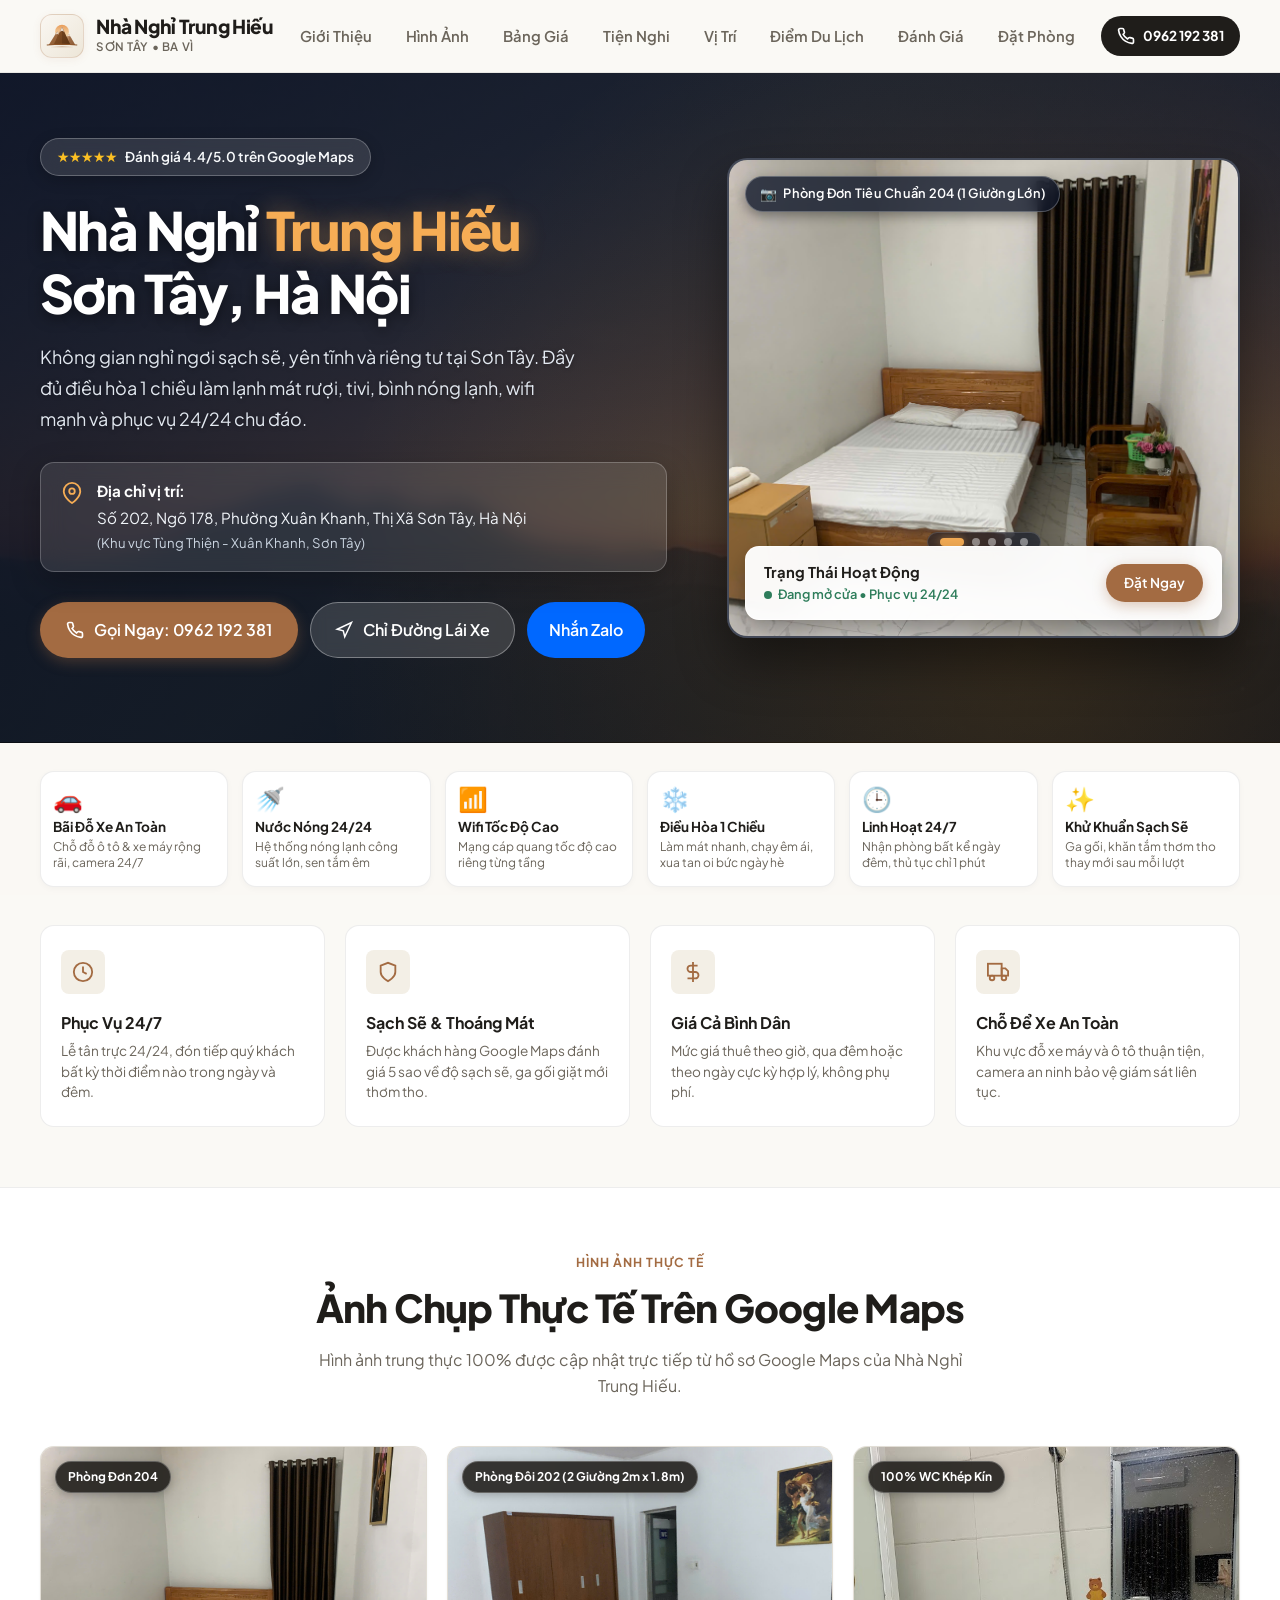
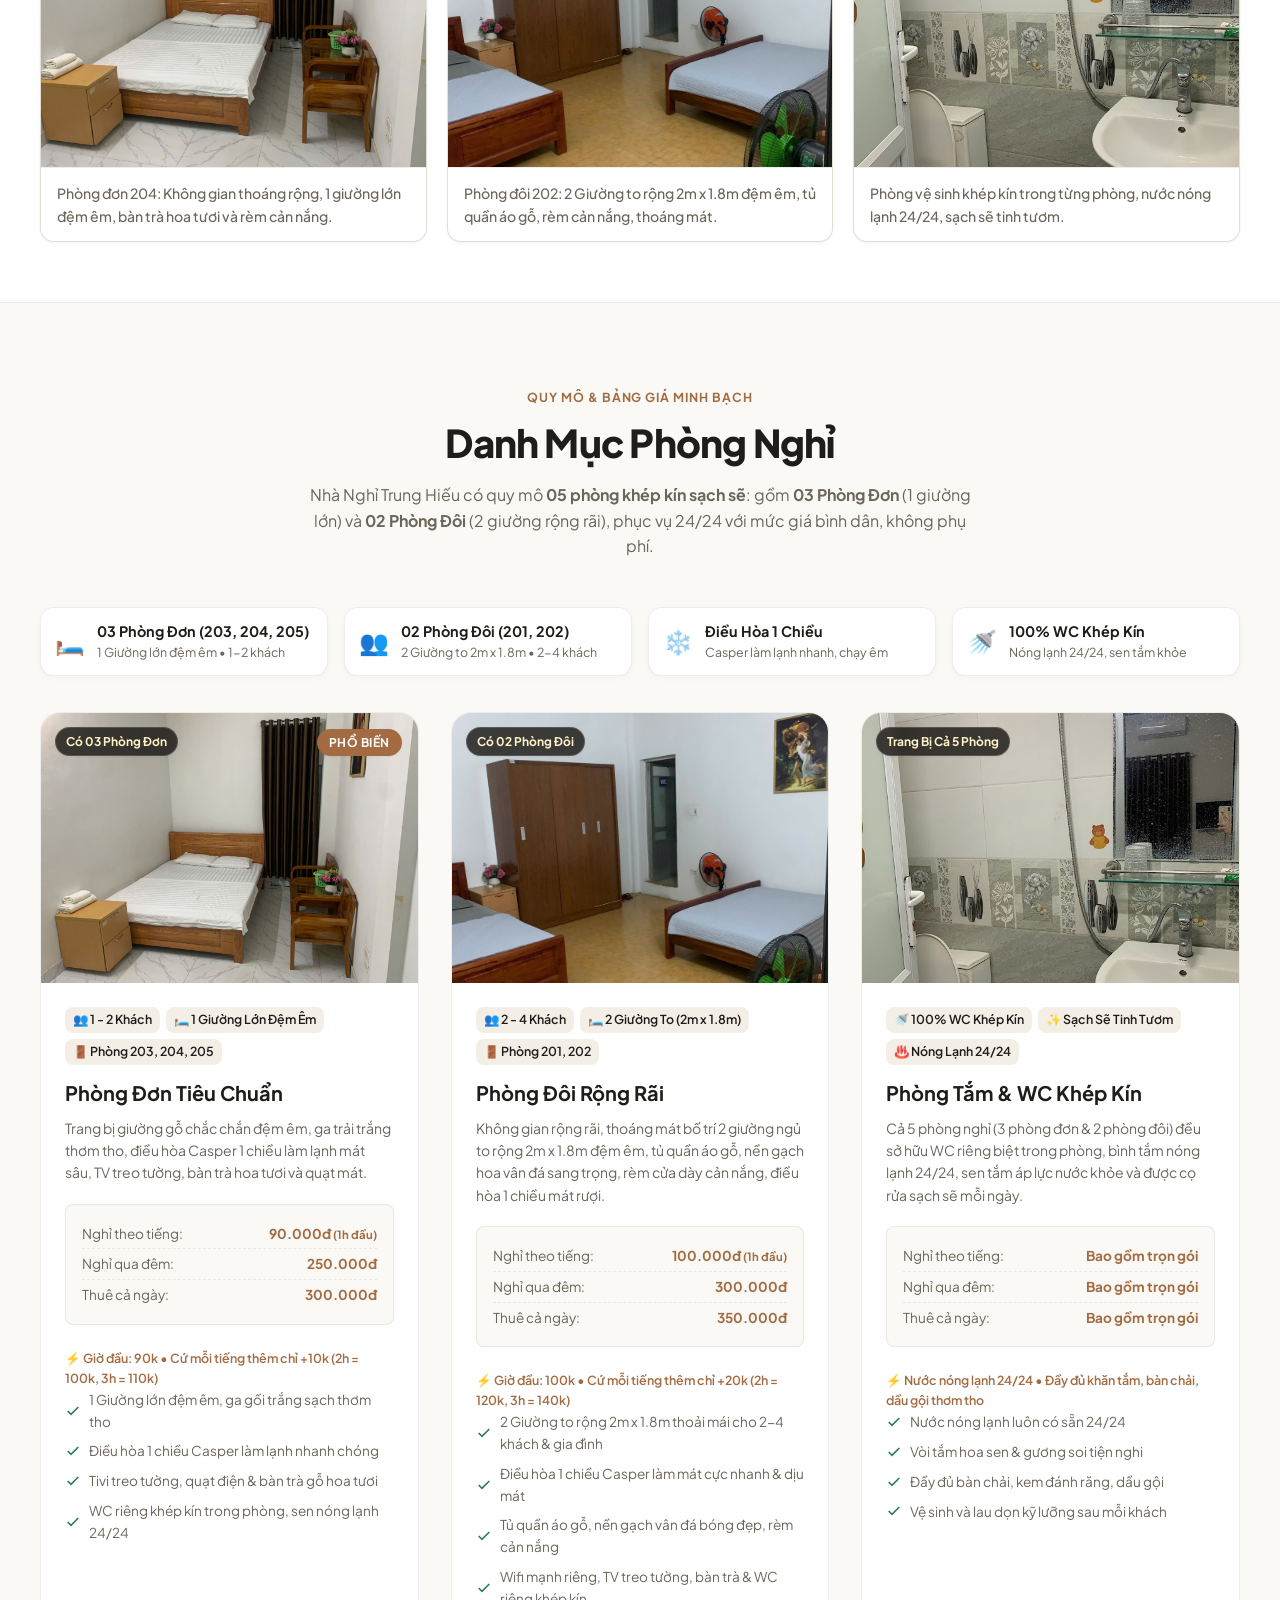
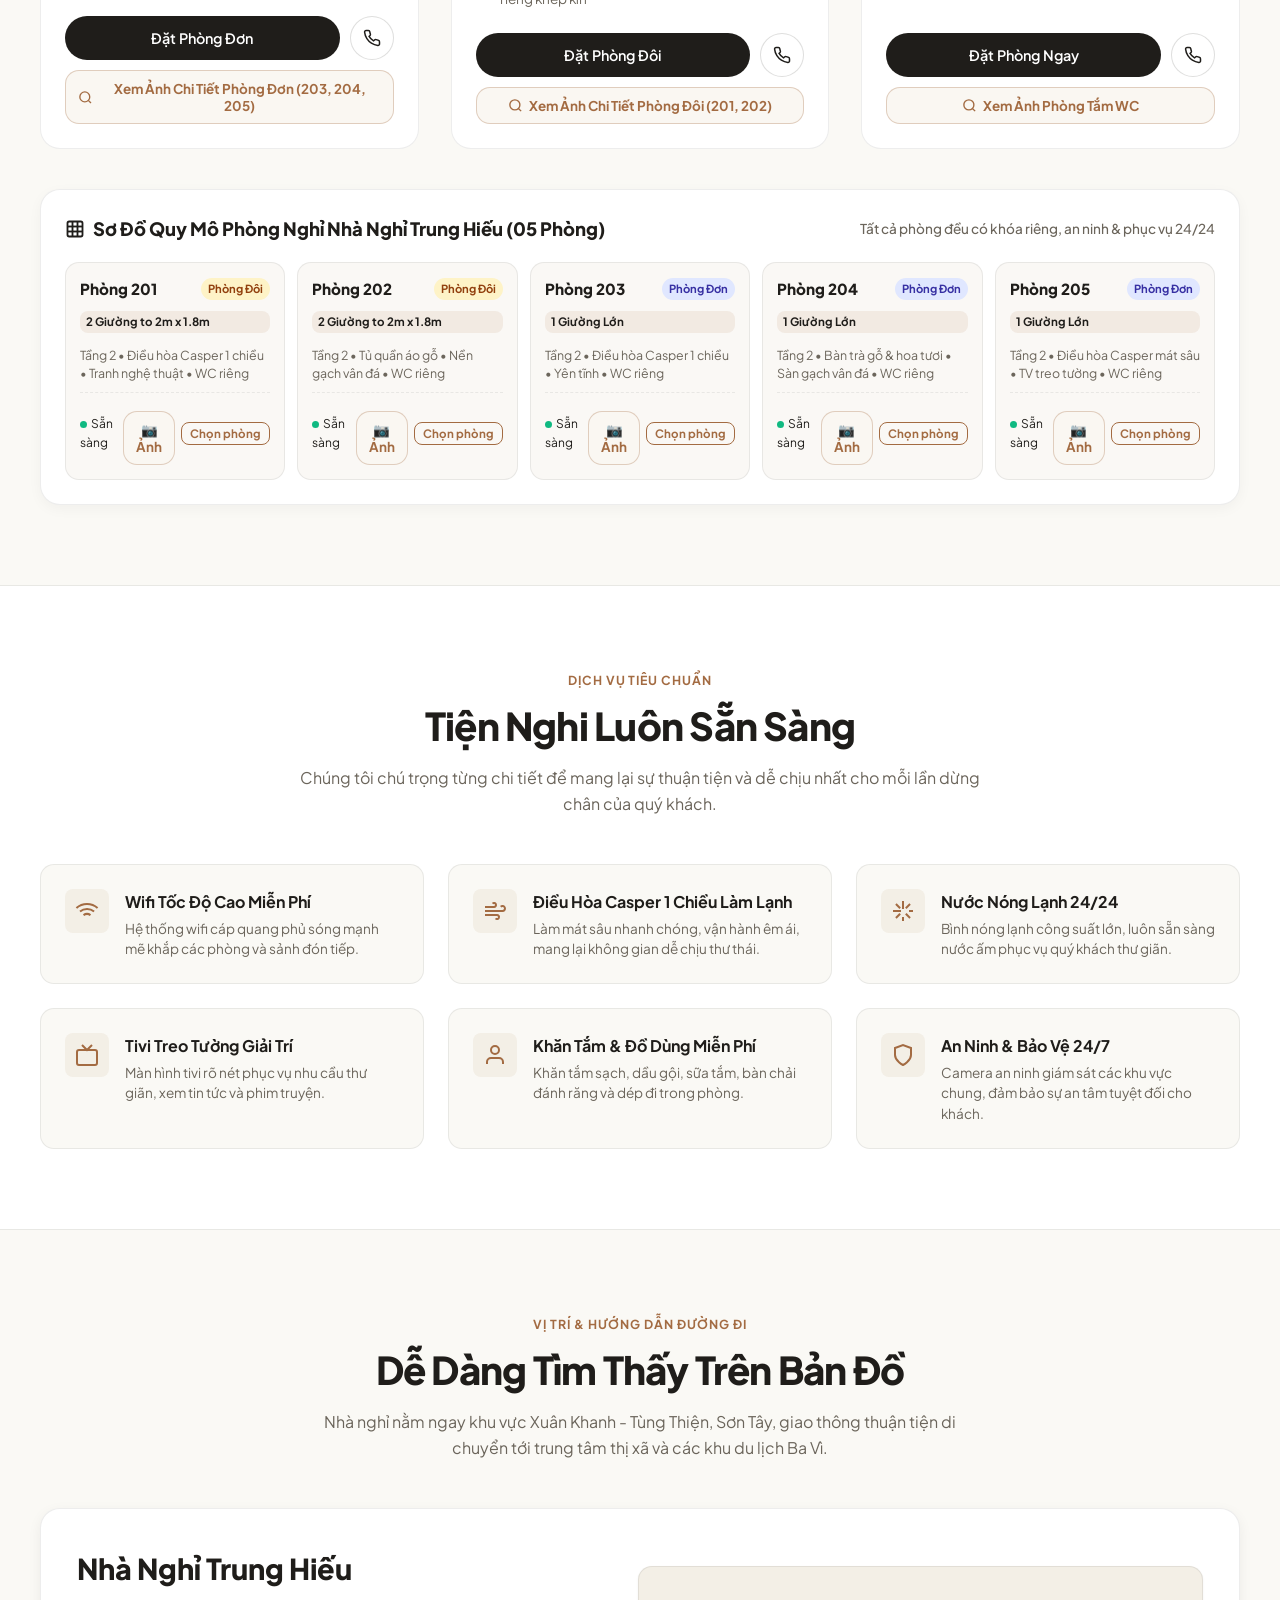
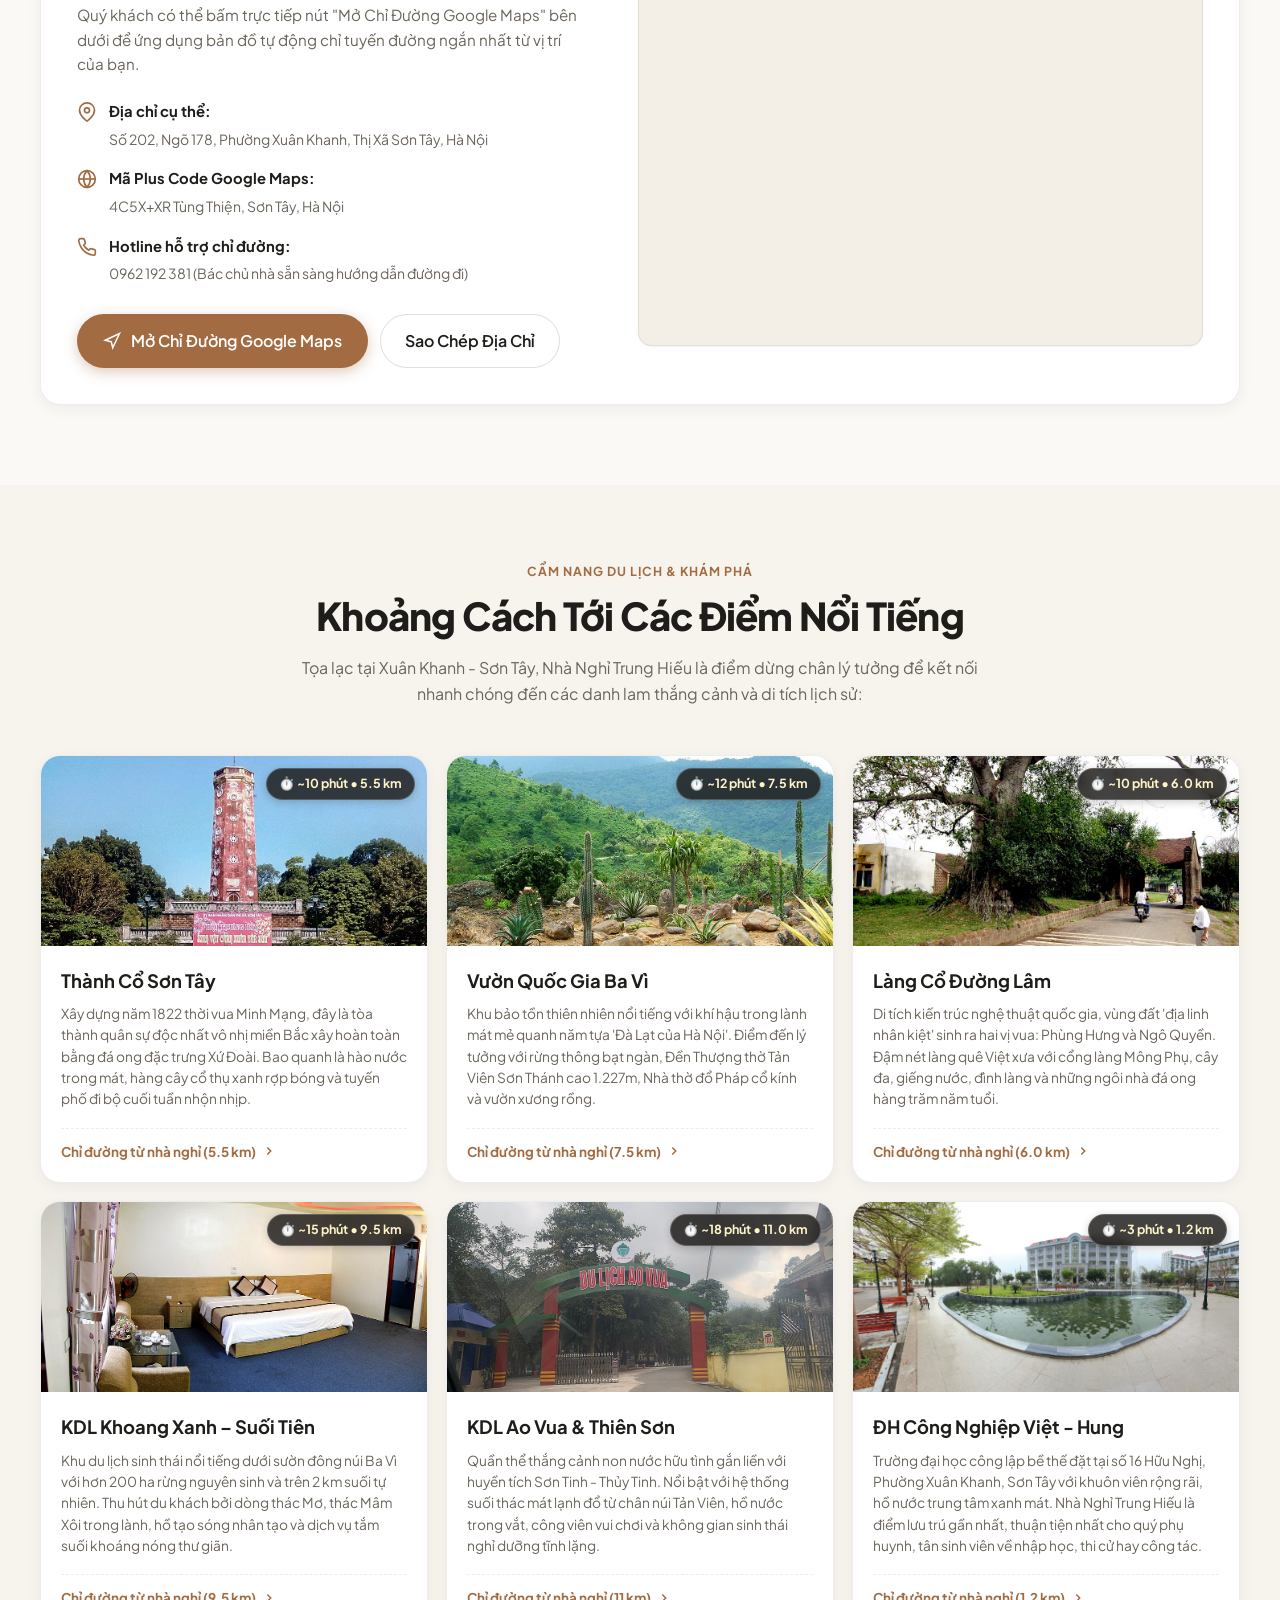
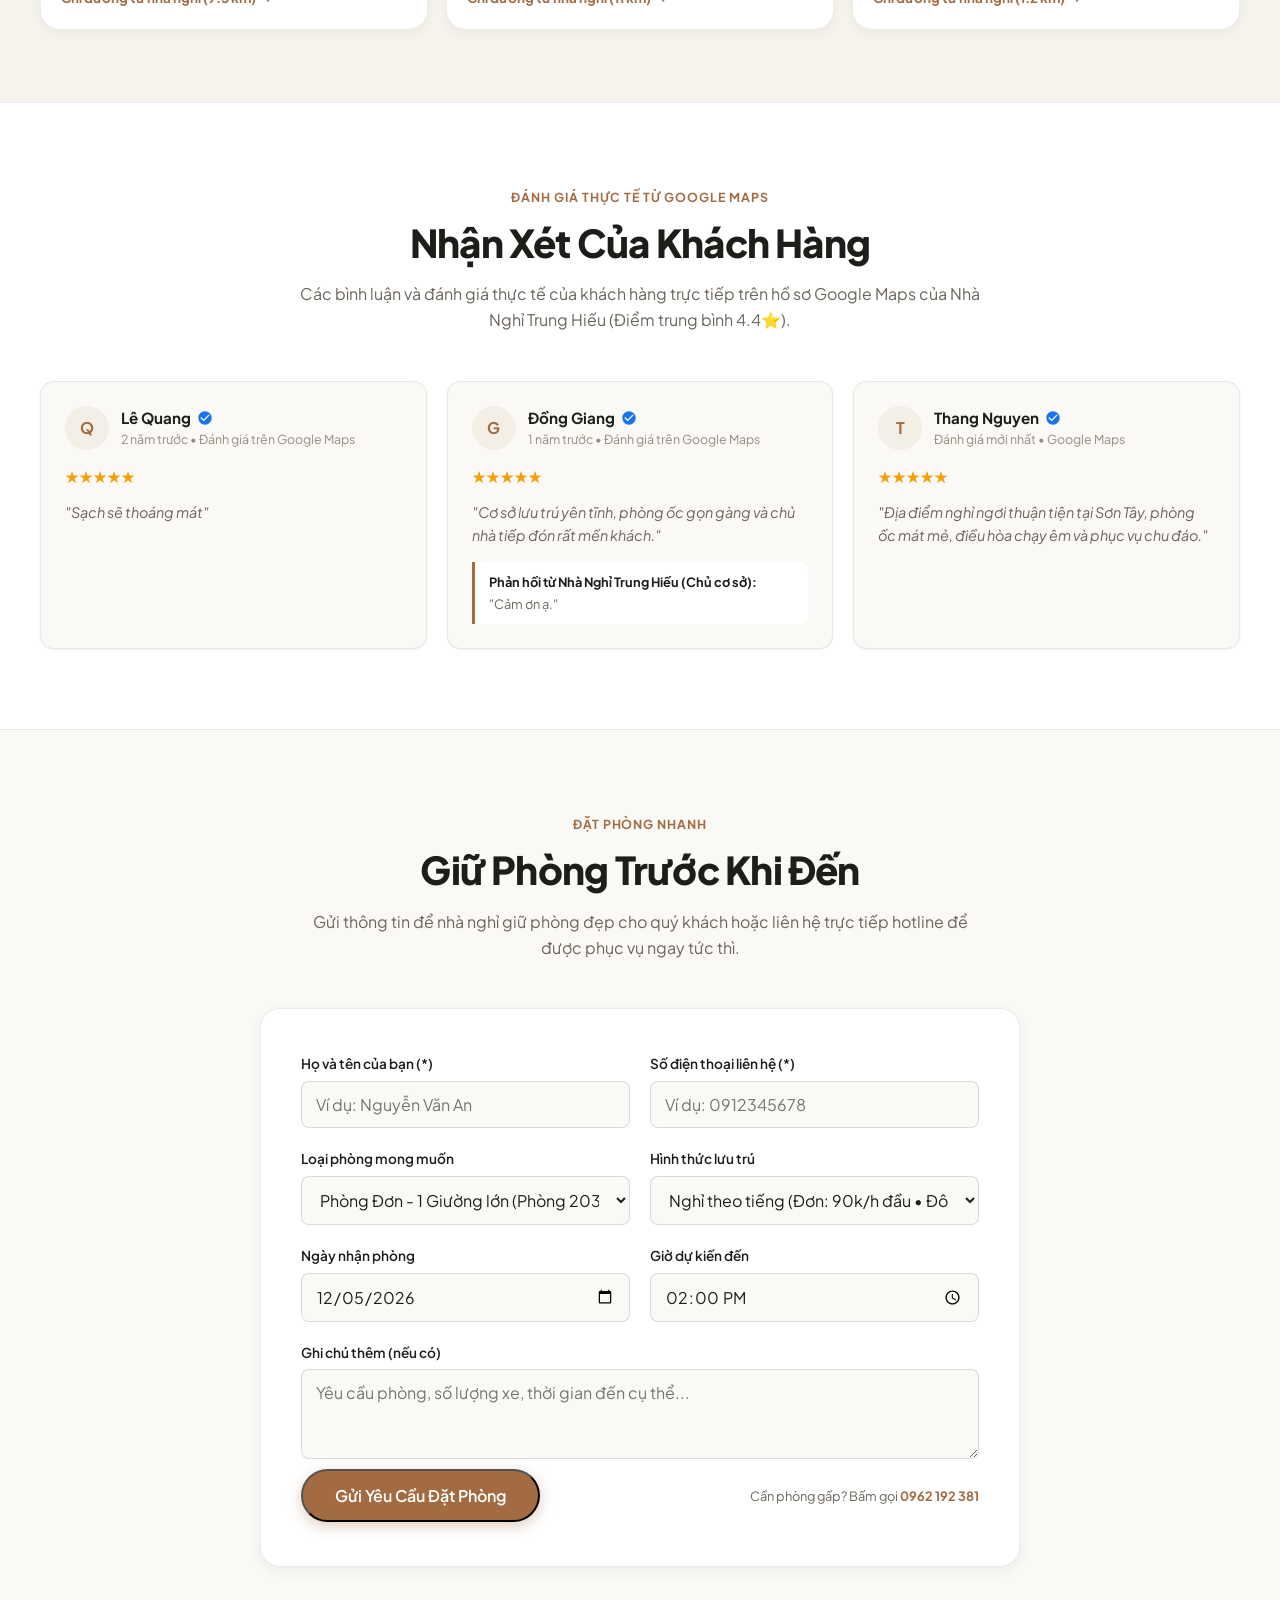
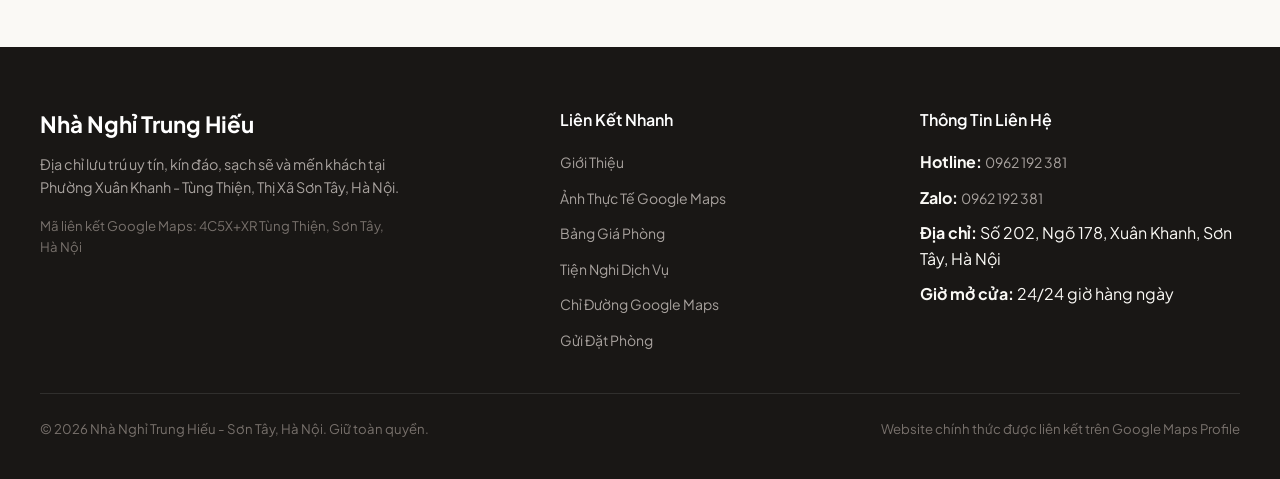
<file: index.html>
<!DOCTYPE html>
<html lang="vi">
<head>
    <meta charset="UTF-8">
    <meta http-equiv="Content-Type" content="text/html; charset=UTF-8">
    <meta name="viewport" content="width=device-width, initial-scale=1.0">
    <title>Nhà Nghỉ Trung Hiếu - Phòng Nghỉ Tiện Nghi, Giá Tốt Tại Sơn Tây, Hà Nội</title>
    <meta name="description" content="Nhà Nghỉ Trung Hiếu tại Xuân Khanh - Tùng Thiện, Thị xã Sơn Tây, Hà Nội. Phòng ốc sạch sẽ, yên tĩnh, đầy đủ tiện nghi, giá rẻ bình dân, phục vụ 24/7. Hotline: 0962 192 381.">
    <meta name="keywords" content="nhà nghỉ trung hiếu, nhà nghỉ sơn tây, nhà nghỉ xuân khanh, nhà nghỉ tùng thiện hà nội, khách sạn sơn tây">
    
    <!-- Open Graph for Facebook / Zalo / Google Maps Sharing -->
    <meta property="og:type" content="website">
    <meta property="og:title" content="Nhà Nghỉ Trung Hiếu - Sơn Tây, Hà Nội">
    <meta property="og:description" content="Không gian nghỉ ngơi yên tĩnh, sạch sẽ và riêng tư. Phục vụ 24/24. Hotline: 0962 192 381">
    <meta property="og:image" content="./images/real_map_2.jpg">
    <meta property="og:url" content="https://maps.app.goo.gl/zPP6jYdYyocacx5a6">

    <!-- Google Fonts: Plus Jakarta Sans -->
    <link rel="preconnect" href="https://fonts.googleapis.com">
    <link rel="preconnect" href="https://fonts.gstatic.com" crossorigin>
    <link href="https://fonts.googleapis.com/css2?family=Plus+Jakarta+Sans:wght@400;500;600;700;800&display=swap" rel="stylesheet">

    <!-- Stylesheet & Favicon -->
    <link rel="icon" type="image/svg+xml" href="./images/logo-bavi.svg">
    <link rel="stylesheet" href="./css/style.css?v=3">
</head>
<body>

    <!-- Header Navigation -->
    <header class="site-header">
        <div class="container nav-wrap">
            <a href="#" class="brand-logo">
                <div class="brand-emblem" title="Nhà Nghỉ Trung Hiếu - Cửa Ngõ Núi Ba Vì">
                    <img src="./images/logo-bavi.svg" alt="Logo Núi Ba Vì" width="34" height="34">
                </div>
                <div class="brand-text-wrap">
                    <span class="brand-name">Nhà Nghỉ Trung Hiếu</span>
                    <span class="brand-subtitle">Sơn Tây • Ba Vì</span>
                </div>
            </a>

            <ul class="nav-links">
                <li><a href="#gioi-thieu">Giới Thiệu</a></li>
                <li><a href="#anh-thuc-te">Hình Ảnh</a></li>
                <li><a href="#phong-nghi">Bảng Giá</a></li>
                <li><a href="#tien-nghi">Tiện Nghi</a></li>
                <li><a href="#vi-tri">Vị Trí</a></li>
                <li><a href="#du-lich">Điểm Du Lịch</a></li>
                <li><a href="#danh-gia">Đánh Giá</a></li>
                <li><a href="#dat-phong">Đặt Phòng</a></li>
            </ul>

            <div class="nav-actions">
                <a href="tel:0962192381" class="btn-header-call">
                    <svg width="18" height="18" viewBox="0 0 24 24" fill="none" stroke="currentColor" stroke-width="2.2" stroke-linecap="round" stroke-linejoin="round">
                        <path d="M22 16.92v3a2 2 0 0 1-2.18 2 19.79 19.79 0 0 1-8.63-3.07 19.5 19.5 0 0 1-6-6 19.79 19.79 0 0 1-3.07-8.67A2 2 0 0 1 4.11 2h3a2 2 0 0 1 2 1.72 12.84 12.84 0 0 0 .7 2.81 2 2 0 0 1-.45 2.11L8.09 9.91a16 16 0 0 0 6 6l1.27-1.27a2 2 0 0 1 2.11-.45 12.84 12.84 0 0 0 2.81.7A2 2 0 0 1 22 16.92z"></path>
                    </svg>
                    <span>0962 192 381</span>
                </a>
                <button class="mobile-menu-btn" id="mobileMenuBtn" aria-label="Menu">
                    <span></span>
                    <span></span>
                </button>
            </div>
        </div>
    </header>

    <!-- Mobile Drawer -->
    <div class="mobile-nav-drawer" id="mobileDrawer">
        <a href="#gioi-thieu">Về Trung Hiếu</a>
        <a href="#anh-thuc-te">Hình Ảnh Thực Tế Trên Google Maps</a>
        <a href="#phong-nghi">Bảng Giá Phòng Nghỉ</a>
        <a href="#tien-nghi">Tiện Nghi Dịch Vụ</a>
        <a href="#vi-tri">Chỉ Đường Google Map</a>
        <a href="#du-lich">Điểm Du Lịch Ba Vì & Sơn Tây</a>
        <a href="#danh-gia">Đánh Giá Từ Khách Hàng</a>
        <a href="#dat-phong">Liên Hệ & Đặt Phòng</a>
        <div style="display: flex; gap: 10px; margin-top: 10px;">
            <a href="tel:0962192381" class="btn-primary" style="flex: 1; text-align: center; justify-content: center; font-size: 0.9rem;">Gọi 0962 192 381</a>
            <a href="https://zalo.me/0962192381" target="_blank" rel="noopener" class="btn-zalo" style="padding: 12px 18px; font-size: 0.9rem;">Zalo</a>
        </div>
    </div>

    <!-- Hero Section -->
    <section class="hero-section" id="gioi-thieu">
        <div class="container">
            <div class="hero-grid">
                <div class="hero-content">
                    <div class="hero-meta-badge">
                        <span class="stars">★★★★★</span>
                        <span>Đánh giá 4.4/5.0 trên Google Maps</span>
                    </div>

                    <h1 class="hero-title">
                        Nhà Nghỉ <span>Trung Hiếu</span><br>Sơn Tây, Hà Nội
                    </h1>

                    <p class="hero-lead">
                        Không gian nghỉ ngơi sạch sẽ, yên tĩnh và riêng tư tại Sơn Tây. Đầy đủ điều hòa 1 chiều làm lạnh mát rượi, tivi, bình nóng lạnh, wifi mạnh và phục vụ 24/24 chu đáo.
                    </p>

                    <div class="hero-address-card">
                        <svg width="22" height="22" viewBox="0 0 24 24" fill="none" stroke="currentColor" stroke-width="2" stroke-linecap="round" stroke-linejoin="round">
                            <path d="M21 10c0 7-9 13-9 13s-9-6-9-13a9 9 0 0 1 18 0z"></path>
                            <circle cx="12" cy="10" r="3"></circle>
                        </svg>
                        <div>
                            <strong>Địa chỉ vị trí:</strong>
                            <p>Số 202, Ngõ 178, Phường Xuân Khanh, Thị Xã Sơn Tây, Hà Nội</p>
                            <small style="color: var(--text-light);">(Khu vực Tùng Thiện - Xuân Khanh, Sơn Tây)</small>
                        </div>
                    </div>

                    <div class="hero-cta-group">
                        <a href="tel:0962192381" class="btn-primary">
                            <svg width="18" height="18" viewBox="0 0 24 24" fill="none" stroke="currentColor" stroke-width="2.2">
                                <path d="M22 16.92v3a2 2 0 0 1-2.18 2 19.79 19.79 0 0 1-8.63-3.07 19.5 19.5 0 0 1-6-6 19.79 19.79 0 0 1-3.07-8.67A2 2 0 0 1 4.11 2h3a2 2 0 0 1 2 1.72 12.84 12.84 0 0 0 .7 2.81 2 2 0 0 1-.45 2.11L8.09 9.91a16 16 0 0 0 6 6l1.27-1.27a2 2 0 0 1 2.11-.45 12.84 12.84 0 0 0 2.81.7A2 2 0 0 1 22 16.92z"></path>
                            </svg>
                            Gọi Ngay: 0962 192 381
                        </a>

                        <a href="https://www.google.com/maps/dir/?api=1&destination=21.1098834,105.449566" target="_blank" rel="noopener" class="btn-secondary" title="Mở dẫn đường trực tiếp theo lượt rẽ trên Google Maps">
                            <svg width="18" height="18" viewBox="0 0 24 24" fill="none" stroke="currentColor" stroke-width="2">
                                <polygon points="3 11 22 2 13 21 11 13 3 11"></polygon>
                            </svg>
                            Chỉ Đường Lái Xe
                        </a>

                        <a href="https://zalo.me/0962192381" target="_blank" rel="noopener" class="btn-zalo">
                            Nhắn Zalo
                        </a>
                    </div>
                </div>

                <div class="hero-visual">
                    <div class="hero-image-frame" id="heroSliderFrame">
                        <!-- Hero Room Slider Container -->
                        <div class="hero-slider-track" id="heroSliderTrack">
                            <div class="hero-slide active">
                                <img src="./images/204_2.jpg" alt="Ảnh thực tế phòng đơn 204 - Giường gỗ đệm êm, bàn trà hoa tươi, rèm cửa">
                                <span class="hero-slide-badge">Phòng Đơn Tiêu Chuẩn 204 (1 Giường Lớn)</span>
                            </div>
                            <div class="hero-slide">
                                <img src="./images/202_2.jpg" alt="Ảnh thực tế phòng đôi 202 - 2 Giường to rộng 2m x 1.8m, tủ quần áo gỗ, thoáng mát">
                                <span class="hero-slide-badge">Phòng Đôi 202 (2 Giường To 2m x 1.8m)</span>
                            </div>
                            <div class="hero-slide">
                                <img src="./images/201_1.jpg" alt="Ảnh thực tế phòng đôi 201 - 2 Giường to 2m x 1.8m, tranh nghệ thuật">
                                <span class="hero-slide-badge">Phòng Đôi 201 (2 Giường To 2m x 1.8m)</span>
                            </div>
                            <div class="hero-slide">
                                <img src="./images/205_1.jpg" alt="Ảnh thực tế phòng đơn 205 - Điều hòa Casper 1 chiều làm lạnh mát rượi, TV treo tường">
                                <span class="hero-slide-badge">Phòng Đơn 205 (Điều Hòa Casper • Mát Sâu)</span>
                            </div>
                            <div class="hero-slide">
                                <img src="./images/real_map_3.jpg" alt="Ảnh thực tế Google Maps - Phòng tắm & WC riêng khép kín sạch sẽ">
                                <span class="hero-slide-badge">100% WC Khép Kín Riêng Biệt (Nóng Lạnh 24/24)</span>
                            </div>
                        </div>

                        <!-- Slider Navigation Controls -->
                        <button class="hero-slider-btn prev" id="heroSliderPrev" aria-label="Ảnh trước" type="button">
                            <svg width="18" height="18" viewBox="0 0 24 24" fill="none" stroke="currentColor" stroke-width="2.5"><polyline points="15 18 9 12 15 6"></polyline></svg>
                        </button>
                        <button class="hero-slider-btn next" id="heroSliderNext" aria-label="Ảnh sau" type="button">
                            <svg width="18" height="18" viewBox="0 0 24 24" fill="none" stroke="currentColor" stroke-width="2.5"><polyline points="9 18 15 12 9 6"></polyline></svg>
                        </button>

                        <!-- Slider Indicators / Dots -->
                        <div class="hero-slider-dots" id="heroSliderDots">
                            <button class="hero-dot active" data-index="0" aria-label="Ảnh 1"></button>
                            <button class="hero-dot" data-index="1" aria-label="Ảnh 2"></button>
                            <button class="hero-dot" data-index="2" aria-label="Ảnh 3"></button>
                            <button class="hero-dot" data-index="3" aria-label="Ảnh 4"></button>
                            <button class="hero-dot" data-index="4" aria-label="Ảnh 5"></button>
                        </div>

                        <div class="hero-floating-card">
                            <div class="floating-info">
                                <h4>Trạng Thái Hoạt Động</h4>
                                <p>Đang mở cửa • Phục vụ 24/24</p>
                            </div>
                            <a href="#dat-phong" class="btn-primary" style="padding: 8px 18px; font-size: 0.85rem;">Đặt Ngay</a>
                        </div>
                    </div>
                </div>
            </div>
        </div>
    </section>

    <!-- Trust & Transparency Badges (Checklist An Tâm) -->
    <section class="trust-badge-strip">
        <div class="container">
            <div class="trust-badges-grid">
                <div class="trust-badge-card">
                    <div class="trust-icon">🚗</div>
                    <div class="trust-text">
                        <strong>Bãi Đỗ Xe An Toàn</strong>
                        <span>Chỗ đỗ ô tô & xe máy rộng rãi, camera 24/7</span>
                    </div>
                </div>
                <div class="trust-badge-card">
                    <div class="trust-icon">🚿</div>
                    <div class="trust-text">
                        <strong>Nước Nóng 24/24</strong>
                        <span>Hệ thống nóng lạnh công suất lớn, sen tắm êm</span>
                    </div>
                </div>
                <div class="trust-badge-card">
                    <div class="trust-icon">📶</div>
                    <div class="trust-text">
                        <strong>Wifi Tốc Độ Cao</strong>
                        <span>Mạng cáp quang tốc độ cao riêng từng tầng</span>
                    </div>
                </div>
                <div class="trust-badge-card">
                    <div class="trust-icon">❄️</div>
                    <div class="trust-text">
                        <strong>Điều Hòa 1 Chiều</strong>
                        <span>Làm mát nhanh, chạy êm ái, xua tan oi bức ngày hè</span>
                    </div>
                </div>
                <div class="trust-badge-card">
                    <div class="trust-icon">🕒</div>
                    <div class="trust-text">
                        <strong>Linh Hoạt 24/7</strong>
                        <span>Nhận phòng bất kể ngày đêm, thủ tục chỉ 1 phút</span>
                    </div>
                </div>
                <div class="trust-badge-card">
                    <div class="trust-icon">✨</div>
                    <div class="trust-text">
                        <strong>Khử Khuẩn Sạch Sẽ</strong>
                        <span>Ga gối, khăn tắm thơm tho thay mới sau mỗi lượt</span>
                    </div>
                </div>
            </div>
        </div>
    </section>

    <!-- Key Highlights -->
    <section class="features-section">
        <div class="container">
            <div class="features-grid">
                <div class="feature-box">
                    <div class="feature-icon-wrap">
                        <svg width="22" height="22" viewBox="0 0 24 24" fill="none" stroke="currentColor" stroke-width="2">
                            <circle cx="12" cy="12" r="10"></circle>
                            <polyline points="12 6 12 12 16 14"></polyline>
                        </svg>
                    </div>
                    <h3>Phục Vụ 24/7</h3>
                    <p>Lễ tân trực 24/24, đón tiếp quý khách bất kỳ thời điểm nào trong ngày và đêm.</p>
                </div>

                <div class="feature-box">
                    <div class="feature-icon-wrap">
                        <svg width="22" height="22" viewBox="0 0 24 24" fill="none" stroke="currentColor" stroke-width="2">
                            <path d="M12 22s8-4 8-10V5l-8-3-8 3v7c0 6 8 10 8 10z"></path>
                        </svg>
                    </div>
                    <h3>Sạch Sẽ & Thoáng Mát</h3>
                    <p>Được khách hàng Google Maps đánh giá 5 sao về độ sạch sẽ, ga gối giặt mới thơm tho.</p>
                </div>

                <div class="feature-box">
                    <div class="feature-icon-wrap">
                        <svg width="22" height="22" viewBox="0 0 24 24" fill="none" stroke="currentColor" stroke-width="2">
                            <line x1="12" y1="1" x2="12" y2="23"></line>
                            <path d="M17 5H9.5a3.5 3.5 0 0 0 0 7h5a3.5 3.5 0 0 1 0 7H6"></path>
                        </svg>
                    </div>
                    <h3>Giá Cả Bình Dân</h3>
                    <p>Mức giá thuê theo giờ, qua đêm hoặc theo ngày cực kỳ hợp lý, không phụ phí.</p>
                </div>

                <div class="feature-box">
                    <div class="feature-icon-wrap">
                        <svg width="22" height="22" viewBox="0 0 24 24" fill="none" stroke="currentColor" stroke-width="2">
                            <rect x="1" y="3" width="15" height="13"></rect>
                            <polygon points="16 8 20 8 23 11 23 16 16 16 8"></polygon>
                            <circle cx="5.5" cy="18.5" r="2.5"></circle>
                            <circle cx="18.5" cy="18.5" r="2.5"></circle>
                        </svg>
                    </div>
                    <h3>Chỗ Để Xe An Toàn</h3>
                    <p>Khu vực đỗ xe máy và ô tô thuận tiện, camera an ninh bảo vệ giám sát liên tục.</p>
                </div>
            </div>
        </div>
    </section>

    <!-- Real Photos Showcase from Google Maps -->
    <section class="real-gallery-section" id="anh-thuc-te">
        <div class="container">
            <div class="section-header">
                <span class="section-label">Hình Ảnh Thực Tế</span>
                <h2 class="section-title">Ảnh Chụp Thực Tế Trên Google Maps</h2>
                <p class="section-desc">Hình ảnh trung thực 100% được cập nhật trực tiếp từ hồ sơ Google Maps của Nhà Nghỉ Trung Hiếu.</p>
            </div>

            <div class="gallery-grid">
                <div class="gallery-item">
                    <span class="gallery-badge">Phòng Đơn 204</span>
                    <img src="./images/204_2.jpg" alt="Ảnh thực tế phòng đơn 204 - 1 Giường lớn đệm êm, bàn trà hoa tươi, sàn gạch vân đá">
                    <div class="gallery-caption">Phòng đơn 204: Không gian thoáng rộng, 1 giường lớn đệm êm, bàn trà hoa tươi và rèm cản nắng.</div>
                </div>

                <div class="gallery-item">
                    <span class="gallery-badge">Phòng Đôi 202 (2 Giường 2m x 1.8m)</span>
                    <img src="./images/202_2.jpg" alt="Ảnh thực tế phòng đôi 202 - 2 giường to rộng 2m x 1.8m, tủ quần áo gỗ, thoáng mát">
                    <div class="gallery-caption">Phòng đôi 202: 2 Giường to rộng 2m x 1.8m đệm êm, tủ quần áo gỗ, rèm cản nắng, thoáng mát.</div>
                </div>

                <div class="gallery-item">
                    <span class="gallery-badge">100% WC Khép Kín</span>
                    <img src="./images/real_map_3.jpg" alt="Phòng tắm khép kín sạch sẽ với vòi sen tắm nóng lạnh">
                    <div class="gallery-caption">Phòng vệ sinh khép kín trong từng phòng, nước nóng lạnh 24/24, sạch sẽ tinh tươm.</div>
                </div>
            </div>
        </div>
    </section>

    <!-- Rooms and Rates Section -->
    <section class="rooms-section" id="phong-nghi">
        <div class="container">
            <div class="section-header">
                <span class="section-label">Quy Mô & Bảng Giá Minh Bạch</span>
                <h2 class="section-title">Danh Mục Phòng Nghỉ</h2>
                <p class="section-desc">Nhà Nghỉ Trung Hiếu có quy mô <strong>05 phòng khép kín sạch sẽ</strong>: gồm <strong>03 Phòng Đơn</strong> (1 giường lớn) và <strong>02 Phòng Đôi</strong> (2 giường rộng rãi), phục vụ 24/24 với mức giá bình dân, không phụ phí.</p>
            </div>

            <!-- Room Capacity & Feature Bar -->
            <div class="room-capacity-summary">
                <div class="capacity-pill">
                    <span class="pill-icon">🛏️</span>
                    <div class="pill-info">
                        <strong>03 Phòng Đơn (203, 204, 205)</strong>
                        <span>1 Giường lớn đệm êm • 1-2 khách</span>
                    </div>
                </div>
                <div class="capacity-pill">
                    <span class="pill-icon">👥</span>
                    <div class="pill-info">
                        <strong>02 Phòng Đôi (201, 202)</strong>
                        <span>2 Giường to 2m x 1.8m • 2-4 khách</span>
                    </div>
                </div>
                <div class="capacity-pill">
                    <span class="pill-icon">❄️</span>
                    <div class="pill-info">
                        <strong>Điều Hòa 1 Chiều</strong>
                        <span>Casper làm lạnh nhanh, chạy êm</span>
                    </div>
                </div>
                <div class="capacity-pill">
                    <span class="pill-icon">🚿</span>
                    <div class="pill-info">
                        <strong>100% WC Khép Kín</strong>
                        <span>Nóng lạnh 24/24, sen tắm khỏe</span>
                    </div>
                </div>
            </div>

            <div class="rooms-grid">
                <!-- Room 1: Phòng Đơn (03 Phòng: 203, 204, 205) -->
                <div class="room-card">
                    <span class="room-badge-count">Có 03 Phòng Đơn</span>
                    <span class="room-badge-popular">Phổ Biến</span>
                    <div class="room-card-img-wrap">
                        <img src="./images/204_2.jpg" alt="Ảnh thực tế phòng đơn tại Nhà Nghỉ Trung Hiếu">
                    </div>
                    <div class="room-card-body">
                        <div class="room-meta-tags">
                            <span class="room-meta-tag">👥 1 - 2 Khách</span>
                            <span class="room-meta-tag">🛏️ 1 Giường Lớn Đệm Êm</span>
                            <span class="room-meta-tag">🚪 Phòng 203, 204, 205</span>
                        </div>
                        <h3 class="room-card-title">Phòng Đơn Tiêu Chuẩn</h3>
                        <p class="room-card-desc">Trang bị giường gỗ chắc chắn đệm êm, ga trải trắng thơm tho, điều hòa Casper 1 chiều làm lạnh mát sâu, TV treo tường, bàn trà hoa tươi và quạt mát.</p>
                        
                        <div class="room-pricing-box">
                            <div class="price-row">
                                <span class="label">Nghỉ theo tiếng:</span>
                                <span class="value">90.000đ <small>(1h đầu)</small></span>
                            </div>
                            <div class="price-row">
                                <span class="label">Nghỉ qua đêm:</span>
                                <span class="value">250.000đ</span>
                            </div>
                            <div class="price-row">
                                <span class="label">Thuê cả ngày:</span>
                                <span class="value">300.000đ</span>
                            </div>
                        </div>
                        <div class="price-hourly-note">⚡ Giờ đầu: 90k • Cứ mỗi tiếng thêm chỉ +10k (2h = 100k, 3h = 110k)</div>

                        <ul class="room-amenities-list">
                            <li>
                                <svg width="16" height="16" viewBox="0 0 24 24" fill="none" stroke="currentColor" stroke-width="2.5"><polyline points="20 6 9 17 4 12"></polyline></svg>
                                1 Giường lớn đệm êm, ga gối trắng sạch thơm tho
                            </li>
                            <li>
                                <svg width="16" height="16" viewBox="0 0 24 24" fill="none" stroke="currentColor" stroke-width="2.5"><polyline points="20 6 9 17 4 12"></polyline></svg>
                                Điều hòa 1 chiều Casper làm lạnh nhanh chóng
                            </li>
                            <li>
                                <svg width="16" height="16" viewBox="0 0 24 24" fill="none" stroke="currentColor" stroke-width="2.5"><polyline points="20 6 9 17 4 12"></polyline></svg>
                                Tivi treo tường, quạt điện & bàn trà gỗ hoa tươi
                            </li>
                            <li>
                                <svg width="16" height="16" viewBox="0 0 24 24" fill="none" stroke="currentColor" stroke-width="2.5"><polyline points="20 6 9 17 4 12"></polyline></svg>
                                WC riêng khép kín trong phòng, sen nóng lạnh 24/24
                            </li>
                        </ul>

                        <div class="room-card-footer">
                            <button class="btn-book-room" data-room="Phòng Đơn (1 Giường Lớn)">Đặt Phòng Đơn</button>
                            <a href="tel:0962192381" class="btn-call-room" title="Gọi ngay">
                                <svg width="18" height="18" viewBox="0 0 24 24" fill="none" stroke="currentColor" stroke-width="2"><path d="M22 16.92v3a2 2 0 0 1-2.18 2 19.79 19.79 0 0 1-8.63-3.07 19.5 19.5 0 0 1-6-6 19.79 19.79 0 0 1-3.07-8.67A2 2 0 0 1 4.11 2h3a2 2 0 0 1 2 1.72 12.84 12.84 0 0 0 .7 2.81 2 2 0 0 1-.45 2.11L8.09 9.91a16 16 0 0 0 6 6l1.27-1.27a2 2 0 0 1 2.11-.45 12.84 12.84 0 0 0 2.81.7A2 2 0 0 1 22 16.92z"></path></svg>
                            </a>
                        </div>
                        <button type="button" class="btn-view-gallery" data-room-id="phong-don">
                            <svg width="15" height="15" viewBox="0 0 24 24" fill="none" stroke="currentColor" stroke-width="2.2"><circle cx="11" cy="11" r="8"></circle><line x1="21" y1="21" x2="16.65" y2="16.65"></line></svg>
                            Xem Ảnh Chi Tiết Phòng Đơn (203, 204, 205)
                        </button>
                    </div>
                </div>

                <!-- Room 2: Phòng Đôi (02 Phòng: 201, 202) -->
                <div class="room-card">
                    <span class="room-badge-count">Có 02 Phòng Đôi</span>
                    <div class="room-card-img-wrap">
                        <img src="./images/202_2.jpg" alt="Ảnh thực tế phòng đôi rộng rãi 2 giường to 2m x 1.8m tại Nhà Nghỉ Trung Hiếu">
                    </div>
                    <div class="room-card-body">
                        <div class="room-meta-tags">
                            <span class="room-meta-tag">👥 2 - 4 Khách</span>
                            <span class="room-meta-tag">🛏️ 2 Giường To (2m x 1.8m)</span>
                            <span class="room-meta-tag">🚪 Phòng 201, 202</span>
                        </div>
                        <h3 class="room-card-title">Phòng Đôi Rộng Rãi</h3>
                        <p class="room-card-desc">Không gian rộng rãi, thoáng mát bố trí 2 giường ngủ to rộng 2m x 1.8m đệm êm, tủ quần áo gỗ, nền gạch hoa vân đá sang trọng, rèm cửa dày cản nắng, điều hòa 1 chiều mát rượi.</p>
                        
                        <div class="room-pricing-box">
                            <div class="price-row">
                                <span class="label">Nghỉ theo tiếng:</span>
                                <span class="value">100.000đ <small>(1h đầu)</small></span>
                            </div>
                            <div class="price-row">
                                <span class="label">Nghỉ qua đêm:</span>
                                <span class="value">300.000đ</span>
                            </div>
                            <div class="price-row">
                                <span class="label">Thuê cả ngày:</span>
                                <span class="value">350.000đ</span>
                            </div>
                        </div>
                        <div class="price-hourly-note">⚡ Giờ đầu: 100k • Cứ mỗi tiếng thêm chỉ +20k (2h = 120k, 3h = 140k)</div>

                        <ul class="room-amenities-list">
                            <li>
                                <svg width="16" height="16" viewBox="0 0 24 24" fill="none" stroke="currentColor" stroke-width="2.5"><polyline points="20 6 9 17 4 12"></polyline></svg>
                                2 Giường to rộng 2m x 1.8m thoải mái cho 2-4 khách & gia đình
                            </li>
                            <li>
                                <svg width="16" height="16" viewBox="0 0 24 24" fill="none" stroke="currentColor" stroke-width="2.5"><polyline points="20 6 9 17 4 12"></polyline></svg>
                                Điều hòa 1 chiều Casper làm mát cực nhanh & dịu mát
                            </li>
                            <li>
                                <svg width="16" height="16" viewBox="0 0 24 24" fill="none" stroke="currentColor" stroke-width="2.5"><polyline points="20 6 9 17 4 12"></polyline></svg>
                                Tủ quần áo gỗ, nền gạch vân đá bóng đẹp, rèm cản nắng
                            </li>
                            <li>
                                <svg width="16" height="16" viewBox="0 0 24 24" fill="none" stroke="currentColor" stroke-width="2.5"><polyline points="20 6 9 17 4 12"></polyline></svg>
                                Wifi mạnh riêng, TV treo tường, bàn trà & WC riêng khép kín
                            </li>
                        </ul>

                        <div class="room-card-footer">
                            <button class="btn-book-room" data-room="Phòng Đôi (2 Giường Rộng)">Đặt Phòng Đôi</button>
                            <a href="tel:0962192381" class="btn-call-room" title="Gọi ngay">
                                <svg width="18" height="18" viewBox="0 0 24 24" fill="none" stroke="currentColor" stroke-width="2"><path d="M22 16.92v3a2 2 0 0 1-2.18 2 19.79 19.79 0 0 1-8.63-3.07 19.5 19.5 0 0 1-6-6 19.79 19.79 0 0 1-3.07-8.67A2 2 0 0 1 4.11 2h3a2 2 0 0 1 2 1.72 12.84 12.84 0 0 0 .7 2.81 2 2 0 0 1-.45 2.11L8.09 9.91a16 16 0 0 0 6 6l1.27-1.27a2 2 0 0 1 2.11-.45 12.84 12.84 0 0 0 2.81.7A2 2 0 0 1 22 16.92z"></path></svg>
                            </a>
                        </div>
                        <button type="button" class="btn-view-gallery" data-room-id="phong-thoang-mat">
                            <svg width="15" height="15" viewBox="0 0 24 24" fill="none" stroke="currentColor" stroke-width="2.2"><circle cx="11" cy="11" r="8"></circle><line x1="21" y1="21" x2="16.65" y2="16.65"></line></svg>
                            Xem Ảnh Chi Tiết Phòng Đôi (201, 202)
                        </button>
                    </div>
                </div>

                <!-- Room 3: WC Khép Kín Cả 5 Phòng -->
                <div class="room-card">
                    <span class="room-badge-count">Trang Bị Cả 5 Phòng</span>
                    <div class="room-card-img-wrap">
                        <img src="./images/real_map_3.jpg" alt="Phòng Tắm & Tiện Nghi Sạch Sẽ">
                    </div>
                    <div class="room-card-body">
                        <div class="room-meta-tags">
                            <span class="room-meta-tag">🚿 100% WC Khép Kín</span>
                            <span class="room-meta-tag">✨ Sạch Sẽ Tinh Tươm</span>
                            <span class="room-meta-tag">♨️ Nóng Lạnh 24/24</span>
                        </div>
                        <h3 class="room-card-title">Phòng Tắm & WC Khép Kín</h3>
                        <p class="room-card-desc">Cả 5 phòng nghỉ (3 phòng đơn & 2 phòng đôi) đều sở hữu WC riêng biệt trong phòng, bình tắm nóng lạnh 24/24, sen tắm áp lực nước khỏe và được cọ rửa sạch sẽ mỗi ngày.</p>
                        
                        <div class="room-pricing-box">
                            <div class="price-row">
                                <span class="label">Nghỉ theo tiếng:</span>
                                <span class="value">Bao gồm trọn gói</span>
                            </div>
                            <div class="price-row">
                                <span class="label">Nghỉ qua đêm:</span>
                                <span class="value">Bao gồm trọn gói</span>
                            </div>
                            <div class="price-row">
                                <span class="label">Thuê cả ngày:</span>
                                <span class="value">Bao gồm trọn gói</span>
                            </div>
                        </div>
                        <div class="price-hourly-note">⚡ Nước nóng lạnh 24/24 • Đầy đủ khăn tắm, bàn chải, dầu gội thơm tho</div>

                        <ul class="room-amenities-list">
                            <li>
                                <svg width="16" height="16" viewBox="0 0 24 24" fill="none" stroke="currentColor" stroke-width="2.5"><polyline points="20 6 9 17 4 12"></polyline></svg>
                                Nước nóng lạnh luôn có sẵn 24/24
                            </li>
                            <li>
                                <svg width="16" height="16" viewBox="0 0 24 24" fill="none" stroke="currentColor" stroke-width="2.5"><polyline points="20 6 9 17 4 12"></polyline></svg>
                                Vòi tắm hoa sen & gương soi tiện nghi
                            </li>
                            <li>
                                <svg width="16" height="16" viewBox="0 0 24 24" fill="none" stroke="currentColor" stroke-width="2.5"><polyline points="20 6 9 17 4 12"></polyline></svg>
                                Đầy đủ bàn chải, kem đánh răng, dầu gội
                            </li>
                            <li>
                                <svg width="16" height="16" viewBox="0 0 24 24" fill="none" stroke="currentColor" stroke-width="2.5"><polyline points="20 6 9 17 4 12"></polyline></svg>
                                Vệ sinh và lau dọn kỹ lưỡng sau mỗi khách
                            </li>
                        </ul>

                        <div class="room-card-footer">
                            <button class="btn-book-room" data-room="Phòng Đơn (1 Giường Lớn)">Đặt Phòng Ngay</button>
                            <a href="tel:0962192381" class="btn-call-room" title="Gọi ngay">
                                <svg width="18" height="18" viewBox="0 0 24 24" fill="none" stroke="currentColor" stroke-width="2"><path d="M22 16.92v3a2 2 0 0 1-2.18 2 19.79 19.79 0 0 1-8.63-3.07 19.5 19.5 0 0 1-6-6 19.79 19.79 0 0 1-3.07-8.67A2 2 0 0 1 4.11 2h3a2 2 0 0 1 2 1.72 12.84 12.84 0 0 0 .7 2.81 2 2 0 0 1-.45 2.11L8.09 9.91a16 16 0 0 0 6 6l1.27-1.27a2 2 0 0 1 2.11-.45 12.84 12.84 0 0 0 2.81.7A2 2 0 0 1 22 16.92z"></path></svg>
                            </a>
                        </div>
                        <button type="button" class="btn-view-gallery" data-room-id="phong-ve-sinh">
                            <svg width="15" height="15" viewBox="0 0 24 24" fill="none" stroke="currentColor" stroke-width="2.2"><circle cx="11" cy="11" r="8"></circle><line x1="21" y1="21" x2="16.65" y2="16.65"></line></svg>
                            Xem Ảnh Phòng Tắm WC
                        </button>
                    </div>
                </div>
            </div>

            <!-- 5-Room Inventory Bar -->
            <div class="room-inventory-bar">
                <div class="inventory-header">
                    <h3>
                        <svg width="20" height="20" viewBox="0 0 24 24" fill="none" stroke="currentColor" stroke-width="2.2">
                            <rect x="3" y="3" width="18" height="18" rx="2"></rect>
                            <path d="M9 3v18"></path>
                            <path d="M15 3v18"></path>
                            <path d="M3 9h18"></path>
                            <path d="M3 15h18"></path>
                        </svg>
                        Sơ Đồ Quy Mô Phòng Nghỉ Nhà Nghỉ Trung Hiếu (05 Phòng)
                    </h3>
                    <span>Tất cả phòng đều có khóa riêng, an ninh & phục vụ 24/24</span>
                </div>

                <div class="inventory-grid">
                    <div class="inventory-item">
                        <div class="inventory-item-top">
                            <span class="inventory-room-code">Phòng 201</span>
                            <span class="inventory-type-badge double">Phòng Đôi</span>
                        </div>
                        <span class="inventory-bed-badge">2 Giường to 2m x 1.8m</span>
                        <div class="inventory-desc">Tầng 2 • Điều hòa Casper 1 chiều • Tranh nghệ thuật • WC riêng</div>
                        <div class="inventory-status-row">
                            <span><span class="status-dot"></span>Sẵn sàng</span>
                            <div class="btn-inventory-actions">
                                <button type="button" class="btn-inventory-photo btn-view-gallery" data-room-id="phong-201" title="Xem ảnh phòng 201">📷 Ảnh</button>
                                <button type="button" class="btn-select-room" data-room-code="Phòng 201" data-room-type="double" data-bed-info="2 Giường to 2m x 1.8m">Chọn phòng</button>
                            </div>
                        </div>
                    </div>

                    <div class="inventory-item">
                        <div class="inventory-item-top">
                            <span class="inventory-room-code">Phòng 202</span>
                            <span class="inventory-type-badge double">Phòng Đôi</span>
                        </div>
                        <span class="inventory-bed-badge">2 Giường to 2m x 1.8m</span>
                        <div class="inventory-desc">Tầng 2 • Tủ quần áo gỗ • Nền gạch vân đá • WC riêng</div>
                        <div class="inventory-status-row">
                            <span><span class="status-dot"></span>Sẵn sàng</span>
                            <div class="btn-inventory-actions">
                                <button type="button" class="btn-inventory-photo btn-view-gallery" data-room-id="phong-202" title="Xem ảnh phòng 202">📷 Ảnh</button>
                                <button type="button" class="btn-select-room" data-room-code="Phòng 202" data-room-type="double" data-bed-info="2 Giường to 2m x 1.8m">Chọn phòng</button>
                            </div>
                        </div>
                    </div>

                    <div class="inventory-item">
                        <div class="inventory-item-top">
                            <span class="inventory-room-code">Phòng 203</span>
                            <span class="inventory-type-badge single">Phòng Đơn</span>
                        </div>
                        <span class="inventory-bed-badge">1 Giường Lớn</span>
                        <div class="inventory-desc">Tầng 2 • Điều hòa Casper 1 chiều • Yên tĩnh • WC riêng</div>
                        <div class="inventory-status-row">
                            <span><span class="status-dot"></span>Sẵn sàng</span>
                            <div class="btn-inventory-actions">
                                <button type="button" class="btn-inventory-photo btn-view-gallery" data-room-id="phong-203" title="Xem ảnh phòng 203">📷 Ảnh</button>
                                <button type="button" class="btn-select-room" data-room-code="Phòng 203" data-room-type="single" data-bed-info="1 Giường Lớn">Chọn phòng</button>
                            </div>
                        </div>
                    </div>

                    <div class="inventory-item">
                        <div class="inventory-item-top">
                            <span class="inventory-room-code">Phòng 204</span>
                            <span class="inventory-type-badge single">Phòng Đơn</span>
                        </div>
                        <span class="inventory-bed-badge">1 Giường Lớn</span>
                        <div class="inventory-desc">Tầng 2 • Bàn trà gỗ & hoa tươi • Sàn gạch vân đá • WC riêng</div>
                        <div class="inventory-status-row">
                            <span><span class="status-dot"></span>Sẵn sàng</span>
                            <div class="btn-inventory-actions">
                                <button type="button" class="btn-inventory-photo btn-view-gallery" data-room-id="phong-204" title="Xem ảnh phòng 204">📷 Ảnh</button>
                                <button type="button" class="btn-select-room" data-room-code="Phòng 204" data-room-type="single" data-bed-info="1 Giường Lớn">Chọn phòng</button>
                            </div>
                        </div>
                    </div>

                    <div class="inventory-item">
                        <div class="inventory-item-top">
                            <span class="inventory-room-code">Phòng 205</span>
                            <span class="inventory-type-badge single">Phòng Đơn</span>
                        </div>
                        <span class="inventory-bed-badge">1 Giường Lớn</span>
                        <div class="inventory-desc">Tầng 2 • Điều hòa Casper mát sâu • TV treo tường • WC riêng</div>
                        <div class="inventory-status-row">
                            <span><span class="status-dot"></span>Sẵn sàng</span>
                            <div class="btn-inventory-actions">
                                <button type="button" class="btn-inventory-photo btn-view-gallery" data-room-id="phong-205" title="Xem ảnh phòng 205">📷 Ảnh</button>
                                <button type="button" class="btn-select-room" data-room-code="Phòng 205" data-room-type="single" data-bed-info="1 Giường Lớn">Chọn phòng</button>
                            </div>
                        </div>
                    </div>
                </div>
            </div>
        </div>
    </section>

    <!-- Amenities Grid -->
    <section class="amenities-section" id="tien-nghi">
        <div class="container">
            <div class="section-header">
                <span class="section-label">Dịch Vụ Tiêu Chuẩn</span>
                <h2 class="section-title">Tiện Nghi Luôn Sẵn Sàng</h2>
                <p class="section-desc">Chúng tôi chú trọng từng chi tiết để mang lại sự thuận tiện và dễ chịu nhất cho mỗi lần dừng chân của quý khách.</p>
            </div>

            <div class="amenities-grid">
                <div class="amenity-card">
                    <div class="amenity-icon">
                        <svg width="24" height="24" viewBox="0 0 24 24" fill="none" stroke="currentColor" stroke-width="2">
                            <path d="M5 12.55a11 11 0 0 1 14.08 0"></path>
                            <path d="M1.42 9a16 16 0 0 1 21.16 0"></path>
                            <path d="M8.53 16.11a6 6 0 0 1 6.95 0"></path>
                            <line x1="12" y1="20" x2="12.01" y2="20"></line>
                        </svg>
                    </div>
                    <div class="amenity-info">
                        <h4>Wifi Tốc Độ Cao Miễn Phí</h4>
                        <p>Hệ thống wifi cáp quang phủ sóng mạnh mẽ khắp các phòng và sảnh đón tiếp.</p>
                    </div>
                </div>

                <div class="amenity-card">
                    <div class="amenity-icon">
                        <svg width="24" height="24" viewBox="0 0 24 24" fill="none" stroke="currentColor" stroke-width="2">
                            <path d="M9.59 4.59A2 2 0 1 1 11 8H2m10.59 11.41A2 2 0 1 0 14 16H2m15.73-8.27A2.5 2.5 0 1 1 19.5 12H2"></path>
                        </svg>
                    </div>
                    <div class="amenity-info">
                        <h4>Điều Hòa Casper 1 Chiều Làm Lạnh</h4>
                        <p>Làm mát sâu nhanh chóng, vận hành êm ái, mang lại không gian dễ chịu thư thái.</p>
                    </div>
                </div>

                <div class="amenity-card">
                    <div class="amenity-icon">
                        <svg width="24" height="24" viewBox="0 0 24 24" fill="none" stroke="currentColor" stroke-width="2">
                            <path d="M12 2v8"></path>
                            <path d="M12 18v4"></path>
                            <path d="M4.93 4.93l4.24 4.24"></path>
                            <path d="M14.83 14.83l4.24 4.24"></path>
                            <path d="M2 12h8"></path>
                            <path d="M18 12h4"></path>
                            <path d="M4.93 19.07l4.24-4.24"></path>
                            <path d="M14.83 9.17l4.24-4.24"></path>
                        </svg>
                    </div>
                    <div class="amenity-info">
                        <h4>Nước Nóng Lạnh 24/24</h4>
                        <p>Bình nóng lạnh công suất lớn, luôn sẵn sàng nước ấm phục vụ quý khách thư giãn.</p>
                    </div>
                </div>

                <div class="amenity-card">
                    <div class="amenity-icon">
                        <svg width="24" height="24" viewBox="0 0 24 24" fill="none" stroke="currentColor" stroke-width="2">
                            <rect x="2" y="7" width="20" height="15" rx="2" ry="2"></rect>
                            <polyline points="17 2 12 7 7 2"></polyline>
                        </svg>
                    </div>
                    <div class="amenity-info">
                        <h4>Tivi Treo Tường Giải Trí</h4>
                        <p>Màn hình tivi rõ nét phục vụ nhu cầu thư giãn, xem tin tức và phim truyện.</p>
                    </div>
                </div>

                <div class="amenity-card">
                    <div class="amenity-icon">
                        <svg width="24" height="24" viewBox="0 0 24 24" fill="none" stroke="currentColor" stroke-width="2">
                            <path d="M20 21v-2a4 4 0 0 0-4-4H8a4 4 0 0 0-4 4v2"></path>
                            <circle cx="12" cy="7" r="4"></circle>
                        </svg>
                    </div>
                    <div class="amenity-info">
                        <h4>Khăn Tắm & Đồ Dùng Miễn Phí</h4>
                        <p>Khăn tắm sạch, dầu gội, sữa tắm, bàn chải đánh răng và dép đi trong phòng.</p>
                    </div>
                </div>

                <div class="amenity-card">
                    <div class="amenity-icon">
                        <svg width="24" height="24" viewBox="0 0 24 24" fill="none" stroke="currentColor" stroke-width="2">
                            <path d="M12 22s8-4 8-10V5l-8-3-8 3v7c0 6 8 10 8 10z"></path>
                        </svg>
                    </div>
                    <div class="amenity-info">
                        <h4>An Ninh & Bảo Vệ 24/7</h4>
                        <p>Camera an ninh giám sát các khu vực chung, đảm bảo sự an tâm tuyệt đối cho khách.</p>
                    </div>
                </div>
            </div>
        </div>
    </section>

    <!-- Location & Direct Map Section -->
    <section class="location-section" id="vi-tri">
        <div class="container">
            <div class="section-header">
                <span class="section-label">Vị Trí & Hướng Dẫn Đường Đi</span>
                <h2 class="section-title">Dễ Dàng Tìm Thấy Trên Bản Đồ</h2>
                <p class="section-desc">Nhà nghỉ nằm ngay khu vực Xuân Khanh - Tùng Thiện, Sơn Tây, giao thông thuận tiện di chuyển tới trung tâm thị xã và các khu du lịch Ba Vì.</p>
            </div>

            <div class="location-layout">
                <div class="location-details">
                    <h3>Nhà Nghỉ Trung Hiếu</h3>
                    <p class="lead-text">Quý khách có thể bấm trực tiếp nút "Mở Chỉ Đường Google Maps" bên dưới để ứng dụng bản đồ tự động chỉ tuyến đường ngắn nhất từ vị trí của bạn.</p>

                    <div class="location-info-list">
                        <div class="loc-item">
                            <svg width="20" height="20" viewBox="0 0 24 24" fill="none" stroke="currentColor" stroke-width="2">
                                <path d="M21 10c0 7-9 13-9 13s-9-6-9-13a9 9 0 0 1 18 0z"></path>
                                <circle cx="12" cy="10" r="3"></circle>
                            </svg>
                            <div class="loc-item-text">
                                <strong>Địa chỉ cụ thể:</strong>
                                <span>Số 202, Ngõ 178, Phường Xuân Khanh, Thị Xã Sơn Tây, Hà Nội</span>
                            </div>
                        </div>

                        <div class="loc-item">
                            <svg width="20" height="20" viewBox="0 0 24 24" fill="none" stroke="currentColor" stroke-width="2">
                                <circle cx="12" cy="12" r="10"></circle>
                                <line x1="2" y1="12" x2="22" y2="12"></line>
                                <path d="M12 2a15.3 15.3 0 0 1 4 10 15.3 15.3 0 0 1-4 10 15.3 15.3 0 0 1-4-10 15.3 15.3 0 0 1 4-10z"></path>
                            </svg>
                            <div class="loc-item-text">
                                <strong>Mã Plus Code Google Maps:</strong>
                                <span>4C5X+XR Tùng Thiện, Sơn Tây, Hà Nội</span>
                            </div>
                        </div>

                        <div class="loc-item">
                            <svg width="20" height="20" viewBox="0 0 24 24" fill="none" stroke="currentColor" stroke-width="2">
                                <path d="M22 16.92v3a2 2 0 0 1-2.18 2 19.79 19.79 0 0 1-8.63-3.07 19.5 19.5 0 0 1-6-6 19.79 19.79 0 0 1-3.07-8.67A2 2 0 0 1 4.11 2h3a2 2 0 0 1 2 1.72 12.84 12.84 0 0 0 .7 2.81 2 2 0 0 1-.45 2.11L8.09 9.91a16 16 0 0 0 6 6l1.27-1.27a2 2 0 0 1 2.11-.45 12.84 12.84 0 0 0 2.81.7A2 2 0 0 1 22 16.92z"></path>
                            </svg>
                            <div class="loc-item-text">
                                <strong>Hotline hỗ trợ chỉ đường:</strong>
                                <span>0962 192 381 (Bác chủ nhà sẵn sàng hướng dẫn đường đi)</span>
                            </div>
                        </div>
                    </div>

                    <div class="location-buttons">
                        <a href="https://maps.app.goo.gl/zPP6jYdYyocacx5a6" target="_blank" rel="noopener" class="btn-primary">
                            <svg width="18" height="18" viewBox="0 0 24 24" fill="none" stroke="currentColor" stroke-width="2">
                                <polygon points="3 11 22 2 13 21 11 13 3 11"></polygon>
                            </svg>
                            Mở Chỉ Đường Google Maps
                        </a>
                        <button class="btn-secondary btn-copy-info" data-copy="Số 202, Ngõ 178, Phường Xuân Khanh, Thị Xã Sơn Tây, Hà Nội">
                            Sao Chép Địa Chỉ
                        </button>
                    </div>
                </div>

                <div class="map-container">
                    <iframe 
                        src="https://maps.google.com/maps?q=21.1098834,105.449566+(Nh%C3%A0+Ngh%E1%BB%89+Trung+hi%E1%BA%BFu)&amp;t=&amp;z=16&amp;ie=UTF8&amp;iwloc=B&amp;output=embed" 
                        title="Bản đồ vị trí Nhà Nghỉ Trung Hiếu trên Google Maps"
                        loading="lazy" 
                        allowfullscreen>
                    </iframe>
                </div>
            </div>
        </div>
    </section>

    <!-- Attractions & Tourism Distance Guide (Cẩm nang du lịch Sơn Tây - Ba Vì) -->
    <section class="attractions-section" id="du-lich">
        <div class="container">
            <div class="section-header">
                <span class="section-label">Cẩm Nang Du Lịch & Khám Phá</span>
                <h2 class="section-title">Khoảng Cách Tới Các Điểm Nổi Tiếng</h2>
                <p class="section-desc">Tọa lạc tại Xuân Khanh - Sơn Tây, Nhà Nghỉ Trung Hiếu là điểm dừng chân lý tưởng để kết nối nhanh chóng đến các danh lam thắng cảnh và di tích lịch sử:</p>
            </div>

            <div class="attractions-grid">
                <!-- 1. Thành Cổ Sơn Tây -->
                <div class="attraction-card">
                    <div class="attraction-img-wrap">
                        <img src="./images/thanh_co_son_tay.jpg" alt="Ảnh thực tế Thành Cổ Sơn Tây với cổng đá ong cổ kính" loading="lazy">
                        <span class="attraction-img-badge">⏱️ ~10 phút • 5.5 km</span>
                    </div>
                    <div class="attraction-body">
                        <div>
                            <h3>Thành Cổ Sơn Tây</h3>
                            <p class="attraction-desc">Xây dựng năm 1822 thời vua Minh Mạng, đây là tòa thành quân sự độc nhất vô nhị miền Bắc xây hoàn toàn bằng đá ong đặc trưng Xứ Đoài. Bao quanh là hào nước trong mát, hàng cây cổ thụ xanh rợp bóng và tuyến phố đi bộ cuối tuần nhộn nhịp.</p>
                        </div>
                        <a href="https://www.google.com/maps/dir/21.1098834,105.449566/Th%C3%A0nh+c%E1%BB%95+S%C6%A1n+T%C3%A2y" target="_blank" rel="noopener" class="attraction-route-link">
                            <span>Chỉ đường từ nhà nghỉ (5.5 km)</span>
                            <svg width="14" height="14" viewBox="0 0 24 24" fill="none" stroke="currentColor" stroke-width="2.5"><polyline points="9 18 15 12 9 6"></polyline></svg>
                        </a>
                    </div>
                </div>

                <!-- 2. Vườn Quốc Gia Ba Vì -->
                <div class="attraction-card">
                    <div class="attraction-img-wrap">
                        <img src="./images/vuon_quoc_gia_ba_vi.jpg" alt="Ảnh thực tế Vườn Quốc Gia Ba Vì mây mù và rừng thông" loading="lazy">
                        <span class="attraction-img-badge">⏱️ ~12 phút • 7.5 km</span>
                    </div>
                    <div class="attraction-body">
                        <div>
                            <h3>Vườn Quốc Gia Ba Vì</h3>
                            <p class="attraction-desc">Khu bảo tồn thiên nhiên nổi tiếng với khí hậu trong lành mát mẻ quanh năm tựa 'Đà Lạt của Hà Nội'. Điểm đến lý tưởng với rừng thông bạt ngàn, Đền Thượng thờ Tản Viên Sơn Thánh cao 1.227m, Nhà thờ đổ Pháp cổ kính và vườn xương rồng.</p>
                        </div>
                        <a href="https://www.google.com/maps/dir/21.1098834,105.449566/V%C6%B0%E1%BB%9Dn+Qu%E1%BB%91c+Gia+Ba+V%C3%AC" target="_blank" rel="noopener" class="attraction-route-link">
                            <span>Chỉ đường từ nhà nghỉ (7.5 km)</span>
                            <svg width="14" height="14" viewBox="0 0 24 24" fill="none" stroke="currentColor" stroke-width="2.5"><polyline points="9 18 15 12 9 6"></polyline></svg>
                        </a>
                    </div>
                </div>

                <!-- 3. Làng Cổ Đường Lâm -->
                <div class="attraction-card">
                    <div class="attraction-img-wrap">
                        <img src="./images/lang_co_duong_lam.jpg" alt="Ảnh thực tế Cổng làng Mông Phụ Làng Cổ Đường Lâm" loading="lazy">
                        <span class="attraction-img-badge">⏱️ ~10 phút • 6.0 km</span>
                    </div>
                    <div class="attraction-body">
                        <div>
                            <h3>Làng Cổ Đường Lâm</h3>
                            <p class="attraction-desc">Di tích kiến trúc nghệ thuật quốc gia, vùng đất 'địa linh nhân kiệt' sinh ra hai vị vua: Phùng Hưng và Ngô Quyền. Đậm nét làng quê Việt xưa với cổng làng Mông Phụ, cây đa, giếng nước, đình làng và những ngôi nhà đá ong hàng trăm năm tuổi.</p>
                        </div>
                        <a href="https://www.google.com/maps/dir/21.1098834,105.449566/L%C3%A0ng+c%E1%BB%95+%C4%90%C6%B0%E1%BB%9Dng+L%C3%A2m" target="_blank" rel="noopener" class="attraction-route-link">
                            <span>Chỉ đường từ nhà nghỉ (6.0 km)</span>
                            <svg width="14" height="14" viewBox="0 0 24 24" fill="none" stroke="currentColor" stroke-width="2.5"><polyline points="9 18 15 12 9 6"></polyline></svg>
                        </a>
                    </div>
                </div>

                <!-- 4. Khu Du Lịch Khoang Xanh - Suối Tiên -->
                <div class="attraction-card">
                    <div class="attraction-img-wrap">
                        <img src="./images/khoang_xanh_suoi_tien.jpg" alt="Ảnh thực tế thác nước suối rừng Khoang Xanh Suối Tiên" loading="lazy">
                        <span class="attraction-img-badge">⏱️ ~15 phút • 9.5 km</span>
                    </div>
                    <div class="attraction-body">
                        <div>
                            <h3>KDL Khoang Xanh – Suối Tiên</h3>
                            <p class="attraction-desc">Khu du lịch sinh thái nổi tiếng dưới sườn đông núi Ba Vì với hơn 200 ha rừng nguyên sinh và trên 2 km suối tự nhiên. Thu hút du khách bởi dòng thác Mơ, thác Mâm Xôi trong lành, hồ tạo sóng nhân tạo và dịch vụ tắm suối khoáng nóng thư giãn.</p>
                        </div>
                        <a href="https://www.google.com/maps/dir/21.1098834,105.449566/Khu+Du+L%E1%BB%8Bch+Khoang+Xanh+-+Su%E1%BB%91i+Ti%C3%AAn" target="_blank" rel="noopener" class="attraction-route-link">
                            <span>Chỉ đường từ nhà nghỉ (9.5 km)</span>
                            <svg width="14" height="14" viewBox="0 0 24 24" fill="none" stroke="currentColor" stroke-width="2.5"><polyline points="9 18 15 12 9 6"></polyline></svg>
                        </a>
                    </div>
                </div>

                <!-- 5. Khu Du Lịch Ao Vua / Thiên Sơn Suối Ngà -->
                <div class="attraction-card">
                    <div class="attraction-img-wrap">
                        <img src="./images/ao_vua_ba_vi.jpg" alt="Ảnh thực tế suối thác và hồ bơi tại Khu Du Lịch Ao Vua Ba Vì" loading="lazy">
                        <span class="attraction-img-badge">⏱️ ~18 phút • 11.0 km</span>
                    </div>
                    <div class="attraction-body">
                        <div>
                            <h3>KDL Ao Vua & Thiên Sơn</h3>
                            <p class="attraction-desc">Quần thể thắng cảnh non nước hữu tình gắn liền với huyền tích Sơn Tinh - Thủy Tinh. Nổi bật với hệ thống suối thác mát lạnh đổ từ chân núi Tản Viên, hồ nước trong vắt, công viên vui chơi và không gian sinh thái nghỉ dưỡng tĩnh lặng.</p>
                        </div>
                        <a href="https://www.google.com/maps/dir/21.1098834,105.449566/Ao+Vua" target="_blank" rel="noopener" class="attraction-route-link">
                            <span>Chỉ đường từ nhà nghỉ (11 km)</span>
                            <svg width="14" height="14" viewBox="0 0 24 24" fill="none" stroke="currentColor" stroke-width="2.5"><polyline points="9 18 15 12 9 6"></polyline></svg>
                        </a>
                    </div>
                </div>

                <!-- 6. Trường ĐH Công Nghiệp Việt - Hung -->
                <div class="attraction-card">
                    <div class="attraction-img-wrap">
                        <img src="./images/dai_hoc_viet_hung.jpg" alt="Ảnh thực tế khuôn viên Trường Đại học Công nghiệp Việt - Hung với hồ nước và giảng đường tại Xuân Khanh" loading="lazy">
                        <span class="attraction-img-badge">⏱️ ~3 phút • 1.2 km</span>
                    </div>
                    <div class="attraction-body">
                        <div>
                            <h3>ĐH Công Nghiệp Việt - Hung</h3>
                            <p class="attraction-desc">Trường đại học công lập bề thế đặt tại số 16 Hữu Nghị, Phường Xuân Khanh, Sơn Tây với khuôn viên rộng rãi, hồ nước trung tâm xanh mát. Nhà Nghỉ Trung Hiếu là điểm lưu trú gần nhất, thuận tiện nhất cho quý phụ huynh, tân sinh viên về nhập học, thi cử hay công tác.</p>
                        </div>
                        <a href="https://www.google.com/maps/dir/21.1098834,105.449566/Tr%C6%B0%E1%BB%9Dng+%C4%90%E1%BA%A1i+H%E1%BB%8Dc+C%C3%B4ng+Nghi%E1%BB%87p+Vi%E1%BB%87t+Hung" target="_blank" rel="noopener" class="attraction-route-link">
                            <span>Chỉ đường từ nhà nghỉ (1.2 km)</span>
                            <svg width="14" height="14" viewBox="0 0 24 24" fill="none" stroke="currentColor" stroke-width="2.5"><polyline points="9 18 15 12 9 6"></polyline></svg>
                        </a>
                    </div>
                </div>
            </div>
        </div>
    </section>

    <!-- Google Maps Real Reviews Showcase -->
    <section class="reviews-section" id="danh-gia">
        <div class="container">
            <div class="section-header">
                <span class="section-label">Đánh Giá Thực Tế Từ Google Maps</span>
                <h2 class="section-title">Nhận Xét Của Khách Hàng</h2>
                <p class="section-desc">Các bình luận và đánh giá thực tế của khách hàng trực tiếp trên hồ sơ Google Maps của Nhà Nghỉ Trung Hiếu (Điểm trung bình 4.4⭐).</p>
            </div>

            <div class="reviews-grid">
                <!-- Review 1: Lê Quang (Real Comment) -->
                <div class="review-card">
                    <div class="review-header">
                        <div class="review-avatar">Q</div>
                        <div>
                            <div class="review-user-name">
                                Lê Quang
                                <span class="verified-icon" title="Đánh giá xác thực trên Google Maps">
                                    <svg width="16" height="16" viewBox="0 0 24 24" fill="currentColor"><path d="M12 2C6.48 2 2 6.48 2 12s4.48 10 10 10 10-4.48 10-10S17.52 2 12 2zm-2 15l-5-5 1.41-1.41L10 14.17l7.59-7.59L19 8l-9 9z"/></svg>
                                </span>
                            </div>
                            <div class="review-user-date">2 năm trước • Đánh giá trên Google Maps</div>
                        </div>
                    </div>
                    <div class="review-stars">★★★★★</div>
                    <p class="review-content">
                        "Sạch sẽ thoáng mát"
                    </p>
                </div>

                <!-- Review 2: Đồng Giang (Real Review + Owner Reply) -->
                <div class="review-card">
                    <div class="review-header">
                        <div class="review-avatar">G</div>
                        <div>
                            <div class="review-user-name">
                                Đồng Giang
                                <span class="verified-icon" title="Đánh giá xác thực trên Google Maps">
                                    <svg width="16" height="16" viewBox="0 0 24 24" fill="currentColor"><path d="M12 2C6.48 2 2 6.48 2 12s4.48 10 10 10 10-4.48 10-10S17.52 2 12 2zm-2 15l-5-5 1.41-1.41L10 14.17l7.59-7.59L19 8l-9 9z"/></svg>
                                </span>
                            </div>
                            <div class="review-user-date">1 năm trước • Đánh giá trên Google Maps</div>
                        </div>
                    </div>
                    <div class="review-stars">★★★★★</div>
                    <p class="review-content">
                        "Cơ sở lưu trú yên tĩnh, phòng ốc gọn gàng và chủ nhà tiếp đón rất mến khách."
                    </p>
                    <div class="review-owner-reply">
                        <strong>Phản hồi từ Nhà Nghỉ Trung Hiếu (Chủ cơ sở):</strong>
                        "Cảm ơn ạ."
                    </div>
                </div>

                <!-- Review 3: Thắng Nguyễn (Real Review) -->
                <div class="review-card">
                    <div class="review-header">
                        <div class="review-avatar">T</div>
                        <div>
                            <div class="review-user-name">
                                Thang Nguyen
                                <span class="verified-icon" title="Đánh giá xác thực trên Google Maps">
                                    <svg width="16" height="16" viewBox="0 0 24 24" fill="currentColor"><path d="M12 2C6.48 2 2 6.48 2 12s4.48 10 10 10 10-4.48 10-10S17.52 2 12 2zm-2 15l-5-5 1.41-1.41L10 14.17l7.59-7.59L19 8l-9 9z"/></svg>
                                </span>
                            </div>
                            <div class="review-user-date">Đánh giá mới nhất • Google Maps</div>
                        </div>
                    </div>
                    <div class="review-stars">★★★★★</div>
                    <p class="review-content">
                        "Địa điểm nghỉ ngơi thuận tiện tại Sơn Tây, phòng ốc mát mẻ, điều hòa chạy êm và phục vụ chu đáo."
                    </p>
                </div>
            </div>
        </div>
    </section>

    <!-- Booking Form Section -->
    <section class="booking-section" id="dat-phong">
        <div class="container">
            <div class="section-header">
                <span class="section-label">Đặt Phòng Nhanh</span>
                <h2 class="section-title">Giữ Phòng Trước Khi Đến</h2>
                <p class="section-desc">Gửi thông tin để nhà nghỉ giữ phòng đẹp cho quý khách hoặc liên hệ trực tiếp hotline để được phục vụ ngay tức thì.</p>
            </div>

            <div class="booking-wrapper">
                <div id="bookingAlert" class="booking-alert"></div>

                <form id="bookingForm">
                    <div class="form-grid">
                        <div class="form-group">
                            <label for="fullName">Họ và tên của bạn (*)</label>
                            <input type="text" id="fullName" class="form-control" placeholder="Ví dụ: Nguyễn Văn An" required>
                        </div>

                        <div class="form-group">
                            <label for="phone">Số điện thoại liên hệ (*)</label>
                            <input type="tel" id="phone" class="form-control" placeholder="Ví dụ: 0912345678" required>
                        </div>

                        <div class="form-group">
                            <label for="roomType">Loại phòng mong muốn</label>
                            <select id="roomType" class="form-control">
                                <option value="Phòng Đơn (1 Giường Lớn)">Phòng Đơn - 1 Giường lớn (Phòng 203, 204, 205 • 1-2 người)</option>
                                <option value="Phòng Đôi (2 Giường Rộng)">Phòng Đôi - 2 Giường to rộng 2m x 1.8m (Phòng 201, 202 • 2-4 người)</option>
                            </select>
                        </div>

                        <div class="form-group">
                            <label for="rentalType">Hình thức lưu trú</label>
                            <select id="rentalType" class="form-control">
                                <option value="Nghỉ theo tiếng">Nghỉ theo tiếng (Đơn: 90k/h đầu • Đôi: 100k/h đầu)</option>
                                <option value="Nghỉ qua đêm">Nghỉ qua đêm (Đơn: 250.000đ • Đôi: 300.000đ)</option>
                                <option value="Thuê cả ngày">Thuê cả ngày (Đơn: 300.000đ • Đôi: 350.000đ)</option>
                                <option value="Lưu trú dài ngày">Lưu trú dài ngày (Ưu đãi giá tốt)</option>
                            </select>
                        </div>

                        <div class="form-group">
                            <label for="checkInDate">Ngày nhận phòng</label>
                            <input type="date" id="checkInDate" class="form-control">
                        </div>

                        <div class="form-group">
                            <label for="checkInTime">Giờ dự kiến đến</label>
                            <input type="time" id="checkInTime" class="form-control" value="14:00">
                        </div>

                        <div class="form-group full-width">
                            <label for="note">Ghi chú thêm (nếu có)</label>
                            <textarea id="note" class="form-control" placeholder="Yêu cầu phòng, số lượng xe, thời gian đến cụ thể..."></textarea>
                        </div>
                    </div>

                    <div class="booking-submit-row">
                        <button type="submit" id="submitBookingBtn" class="btn-primary" style="padding: 14px 32px;">
                            Gửi Yêu Cầu Đặt Phòng
                        </button>
                        <span class="booking-note">
                            Cần phòng gấp? Bấm gọi <a href="tel:0962192381" style="font-weight: 700; color: var(--accent-wood);">0962 192 381</a>
                        </span>
                    </div>
                </form>
            </div>
        </div>
    </section>

    <!-- Footer -->
    <footer class="site-footer">
        <div class="container">
            <div class="footer-grid">
                <div class="footer-brand">
                    <h3>Nhà Nghỉ Trung Hiếu</h3>
                    <p>Địa chỉ lưu trú uy tín, kín đáo, sạch sẽ và mến khách tại Phường Xuân Khanh - Tùng Thiện, Thị Xã Sơn Tây, Hà Nội.</p>
                    <p style="font-size: 0.825rem; color: #78716c;">Mã liên kết Google Maps: 4C5X+XR Tùng Thiện, Sơn Tây, Hà Nội</p>
                </div>

                <div class="footer-col">
                    <h4>Liên Kết Nhanh</h4>
                    <ul class="footer-links">
                        <li><a href="#gioi-thieu">Giới Thiệu</a></li>
                        <li><a href="#anh-thuc-te">Ảnh Thực Tế Google Maps</a></li>
                        <li><a href="#phong-nghi">Bảng Giá Phòng</a></li>
                        <li><a href="#tien-nghi">Tiện Nghi Dịch Vụ</a></li>
                        <li><a href="#vi-tri">Chỉ Đường Google Maps</a></li>
                        <li><a href="#dat-phong">Gửi Đặt Phòng</a></li>
                    </ul>
                </div>

                <div class="footer-col">
                    <h4>Thông Tin Liên Hệ</h4>
                    <ul class="footer-links">
                        <li><strong>Hotline:</strong> <a href="tel:0962192381">0962 192 381</a></li>
                        <li><strong>Zalo:</strong> <a href="https://zalo.me/0962192381" target="_blank" rel="noopener">0962 192 381</a></li>
                        <li><strong>Địa chỉ:</strong> Số 202, Ngõ 178, Xuân Khanh, Sơn Tây, Hà Nội</li>
                        <li><strong>Giờ mở cửa:</strong> 24/24 giờ hàng ngày</li>
                    </ul>
                </div>
            </div>

            <div class="footer-bottom">
                <div>© 2026 Nhà Nghỉ Trung Hiếu - Sơn Tây, Hà Nội. Giữ toàn quyền.</div>
                <div>Website chính thức được liên kết trên Google Maps Profile</div>
            </div>
        </div>
    </footer>

    <!-- Mobile Sticky Action Bar -->
    <div class="mobile-action-bar">
        <a href="tel:0962192381" class="mobile-action-item call">
            <svg viewBox="0 0 24 24" fill="none" stroke="currentColor" stroke-width="2.2">
                <path d="M22 16.92v3a2 2 0 0 1-2.18 2 19.79 19.79 0 0 1-8.63-3.07 19.5 19.5 0 0 1-6-6 19.79 19.79 0 0 1-3.07-8.67A2 2 0 0 1 4.11 2h3a2 2 0 0 1 2 1.72 12.84 12.84 0 0 0 .7 2.81 2 2 0 0 1-.45 2.11L8.09 9.91a16 16 0 0 0 6 6l1.27-1.27a2 2 0 0 1 2.11-.45 12.84 12.84 0 0 0 2.81.7A2 2 0 0 1 22 16.92z"></path>
            </svg>
            <span>Gọi Điện</span>
        </a>

        <a href="https://maps.app.goo.gl/zPP6jYdYyocacx5a6" target="_blank" rel="noopener" class="mobile-action-item">
            <svg viewBox="0 0 24 24" fill="none" stroke="currentColor" stroke-width="2.2">
                <polygon points="3 11 22 2 13 21 11 13 3 11"></polygon>
            </svg>
            <span>Chỉ Đường</span>
        </a>

        <a href="https://zalo.me/0962192381" target="_blank" rel="noopener" class="mobile-action-item">
            <svg viewBox="0 0 24 24" fill="none" stroke="currentColor" stroke-width="2.2">
                <path d="M21 15a2 2 0 0 1-2 2H7l-4 4V5a2 2 0 0 1 2-2h14a2 2 0 0 1 2 2z"></path>
            </svg>
            <span>Zalo Chat</span>
        </a>

        <a href="#dat-phong" class="mobile-action-item highlight">
            <svg viewBox="0 0 24 24" fill="none" stroke="currentColor" stroke-width="2.2">
                <rect x="3" y="4" width="18" height="18" rx="2" ry="2"></rect>
                <line x1="16" y1="2" x2="16" y2="6"></line>
                <line x1="8" y1="2" x2="8" y2="6"></line>
                <line x1="3" y1="10" x2="21" y2="10"></line>
            </svg>
            <span>Đặt Phòng</span>
        </a>
    </div>

    <!-- Room Gallery Lightbox Modal -->
    <div class="gallery-modal-overlay" id="galleryModal">
        <div class="gallery-modal-container">
            <div class="gallery-modal-header">
                <h3 id="galleryModalTitle">Chi Tiết Phòng Nghỉ</h3>
                <button type="button" class="btn-modal-close" id="galleryCloseBtn" aria-label="Đóng">&times;</button>
            </div>
            <div class="gallery-main-view">
                <button type="button" class="gallery-nav-btn prev" id="galleryPrevBtn" aria-label="Ảnh trước">&#10094;</button>
                <img src="./images/real_map_2.jpg" alt="Ảnh phòng nghỉ" class="gallery-main-img" id="galleryMainImg">
                <button type="button" class="gallery-nav-btn next" id="galleryNextBtn" aria-label="Ảnh kế tiếp">&#10095;</button>
            </div>
            <div class="gallery-thumbnails-strip" id="galleryThumbs">
                <!-- Dynamically populated thumbnails -->
            </div>
            <div class="gallery-modal-footer">
                <span class="gallery-caption" id="galleryCaption">Ảnh thực tế tại Nhà Nghỉ Trung Hiếu</span>
                <button type="button" class="btn-primary" id="galleryBookBtn" style="padding: 9px 20px; font-size: 0.88rem;">
                    Chọn Đặt Phòng Này
                </button>
            </div>
        </div>
    </div>

    <!-- Scripts -->
    <script src="./js/main.js?v=3"></script>
</body>
</html>
</file>
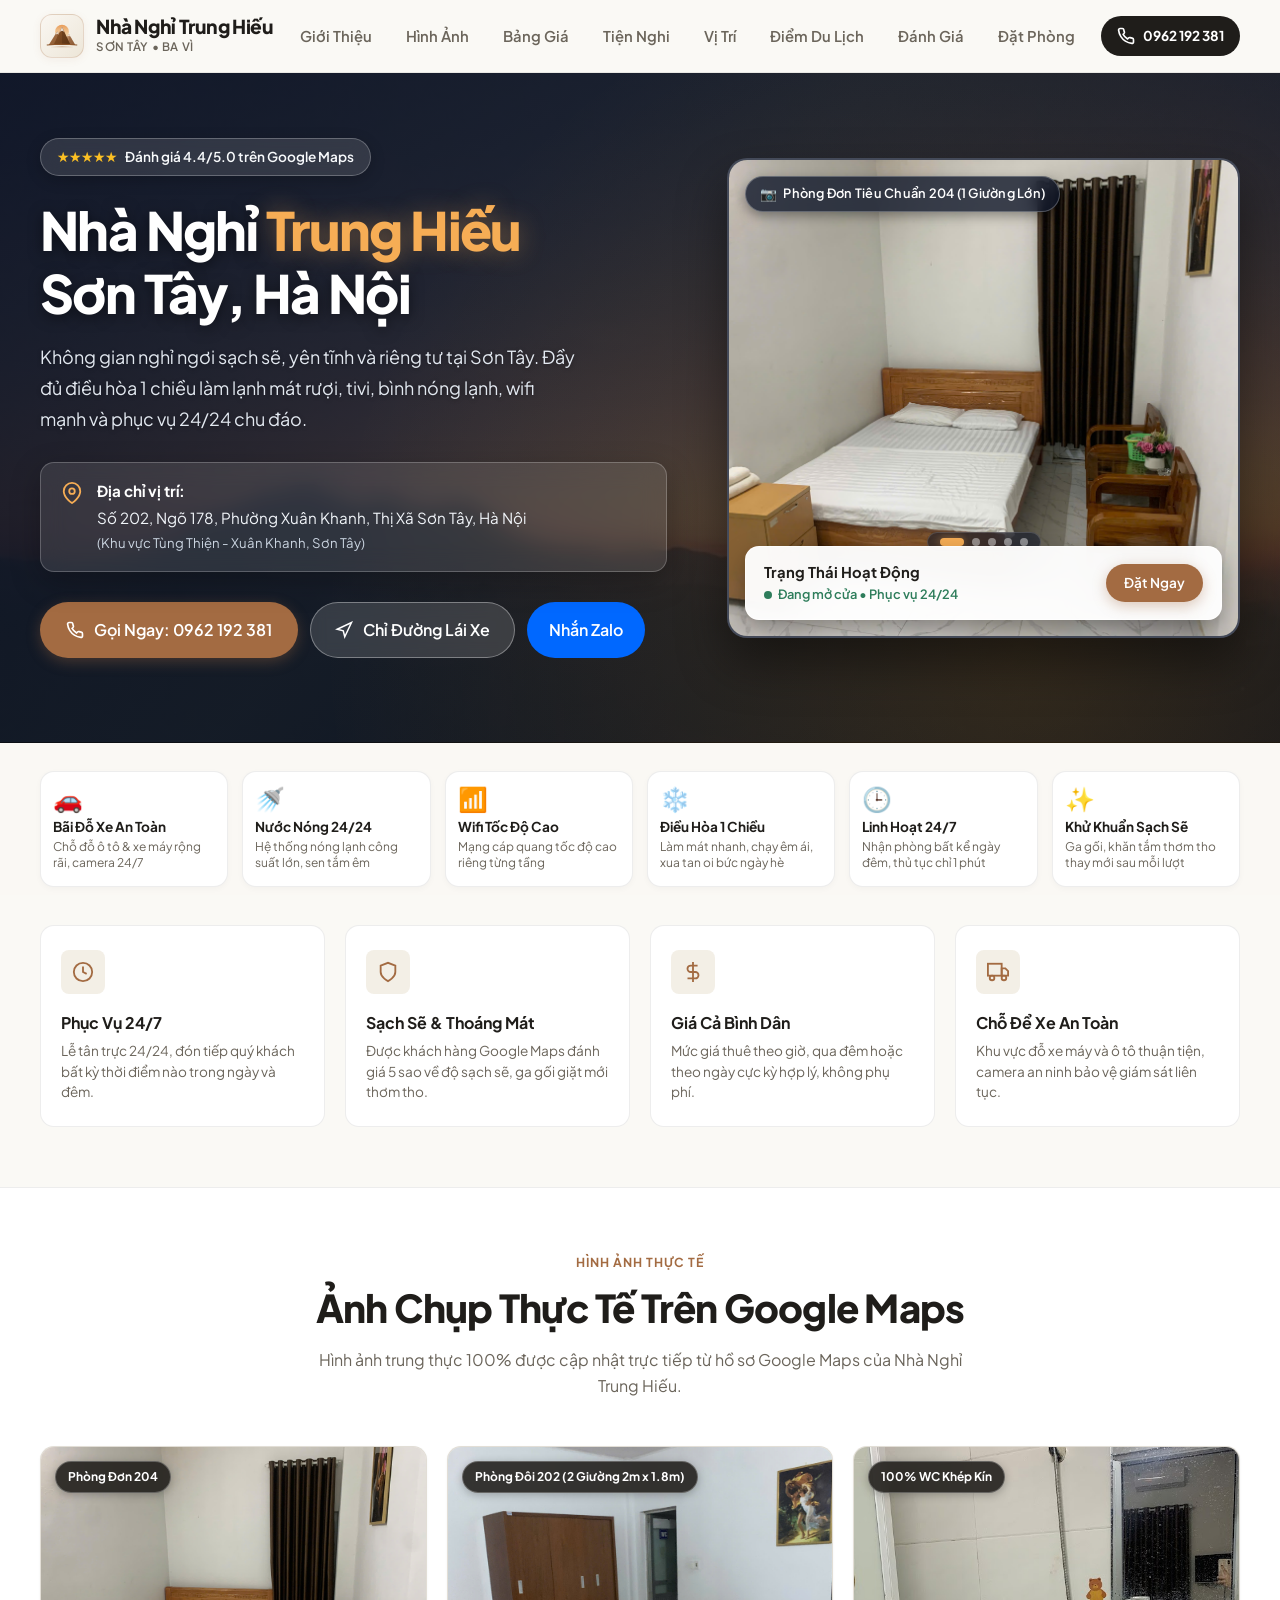
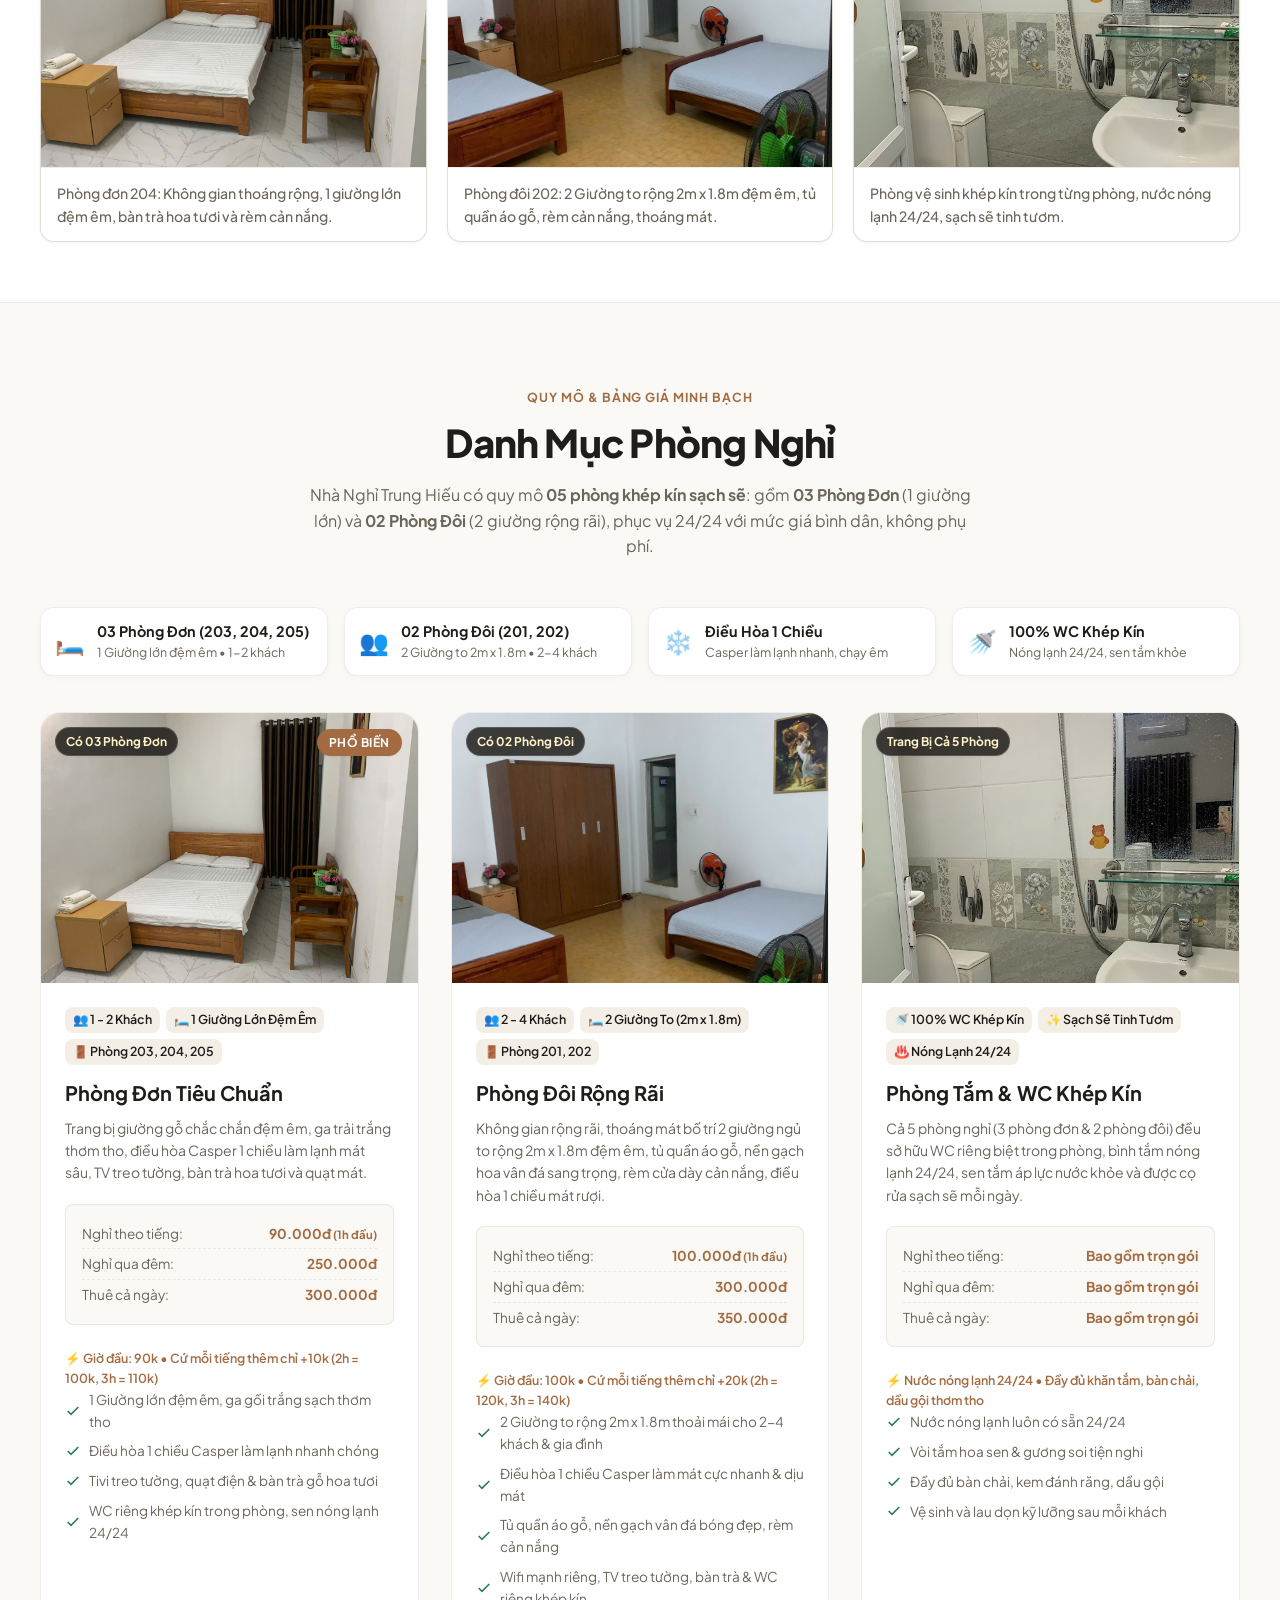
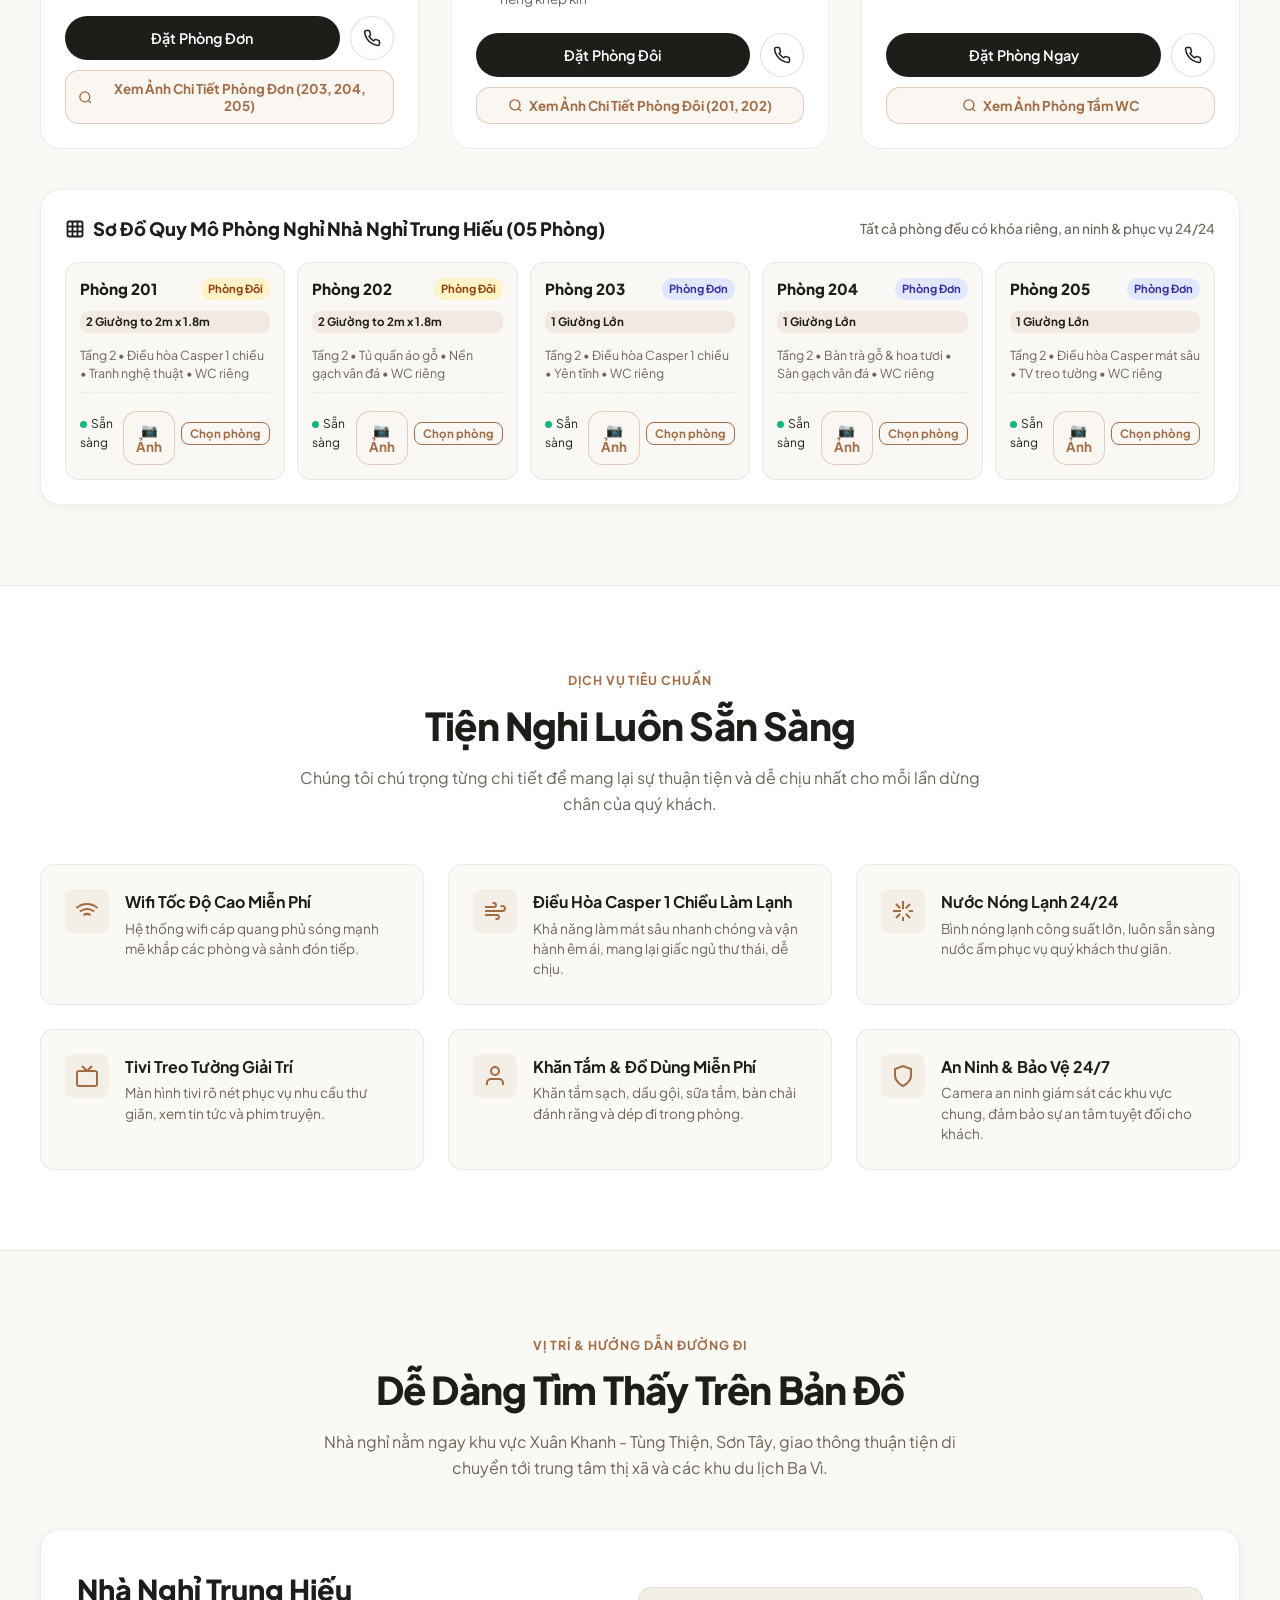
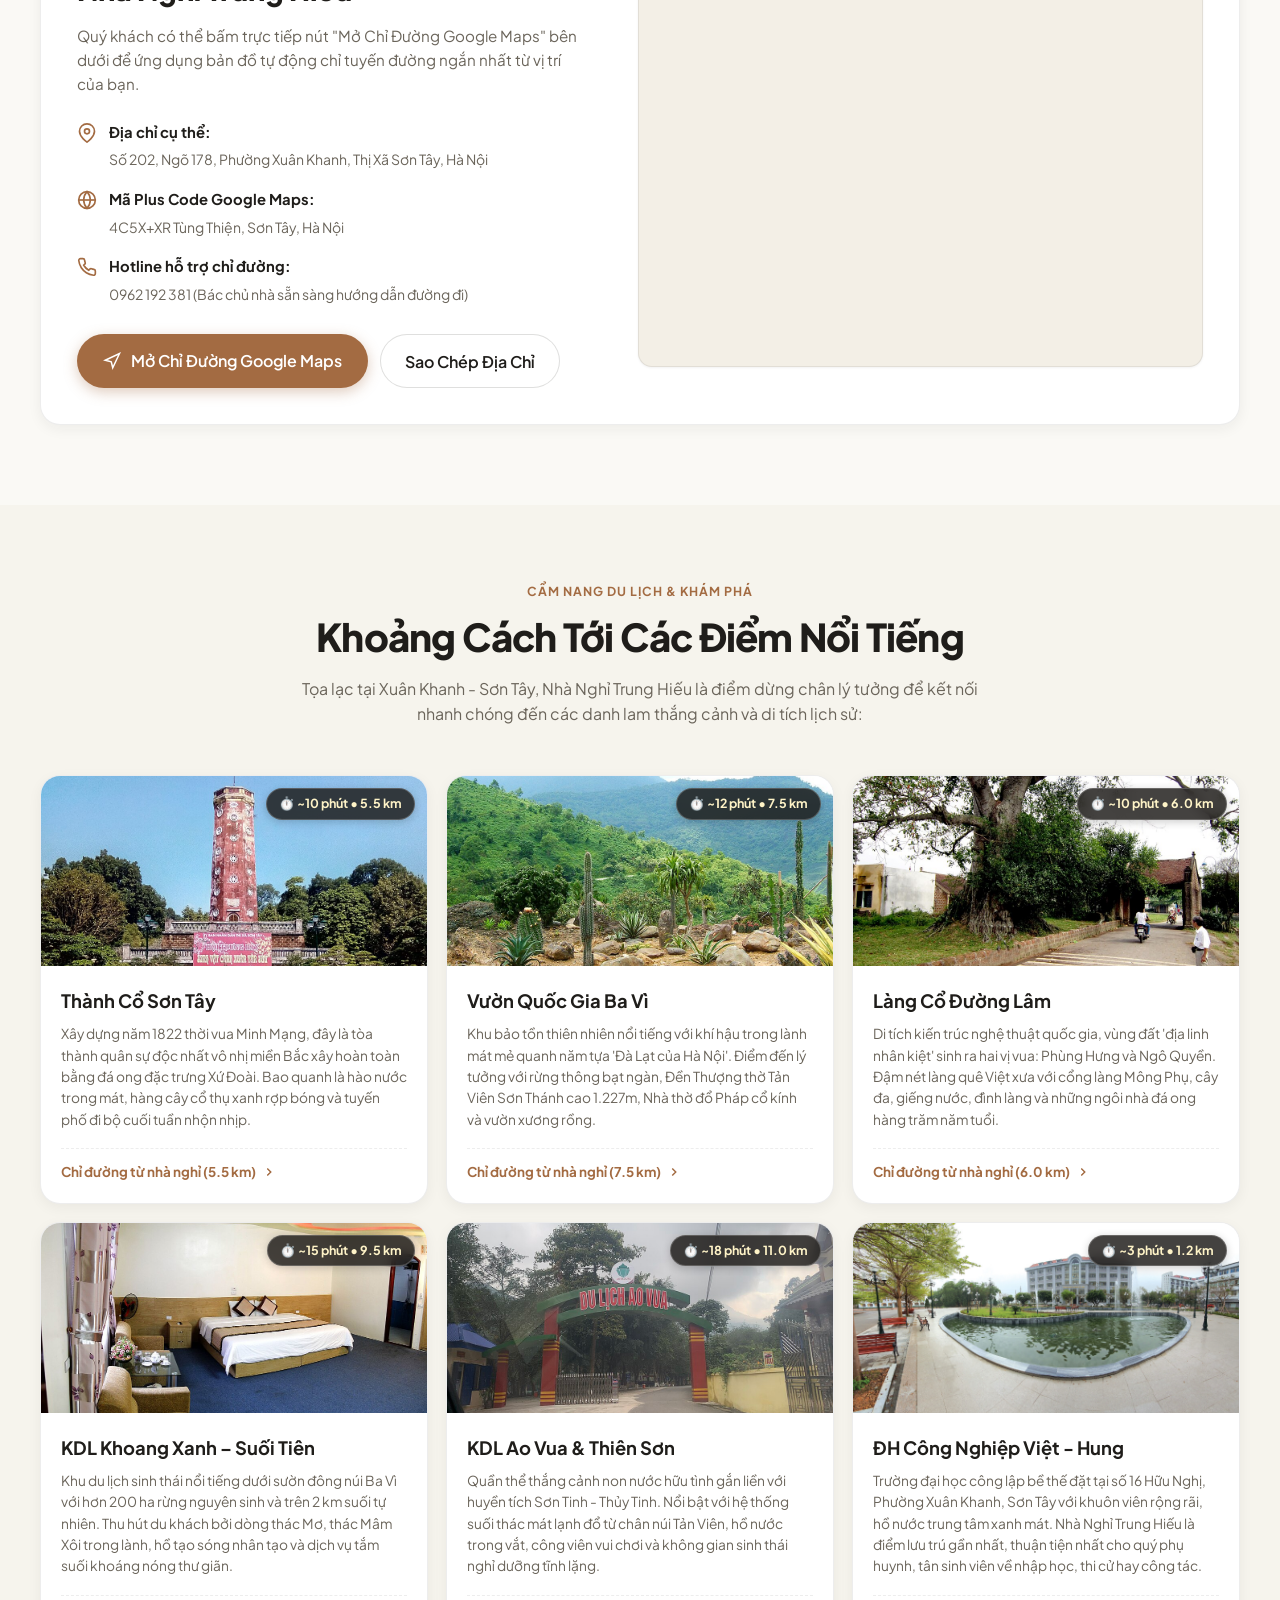
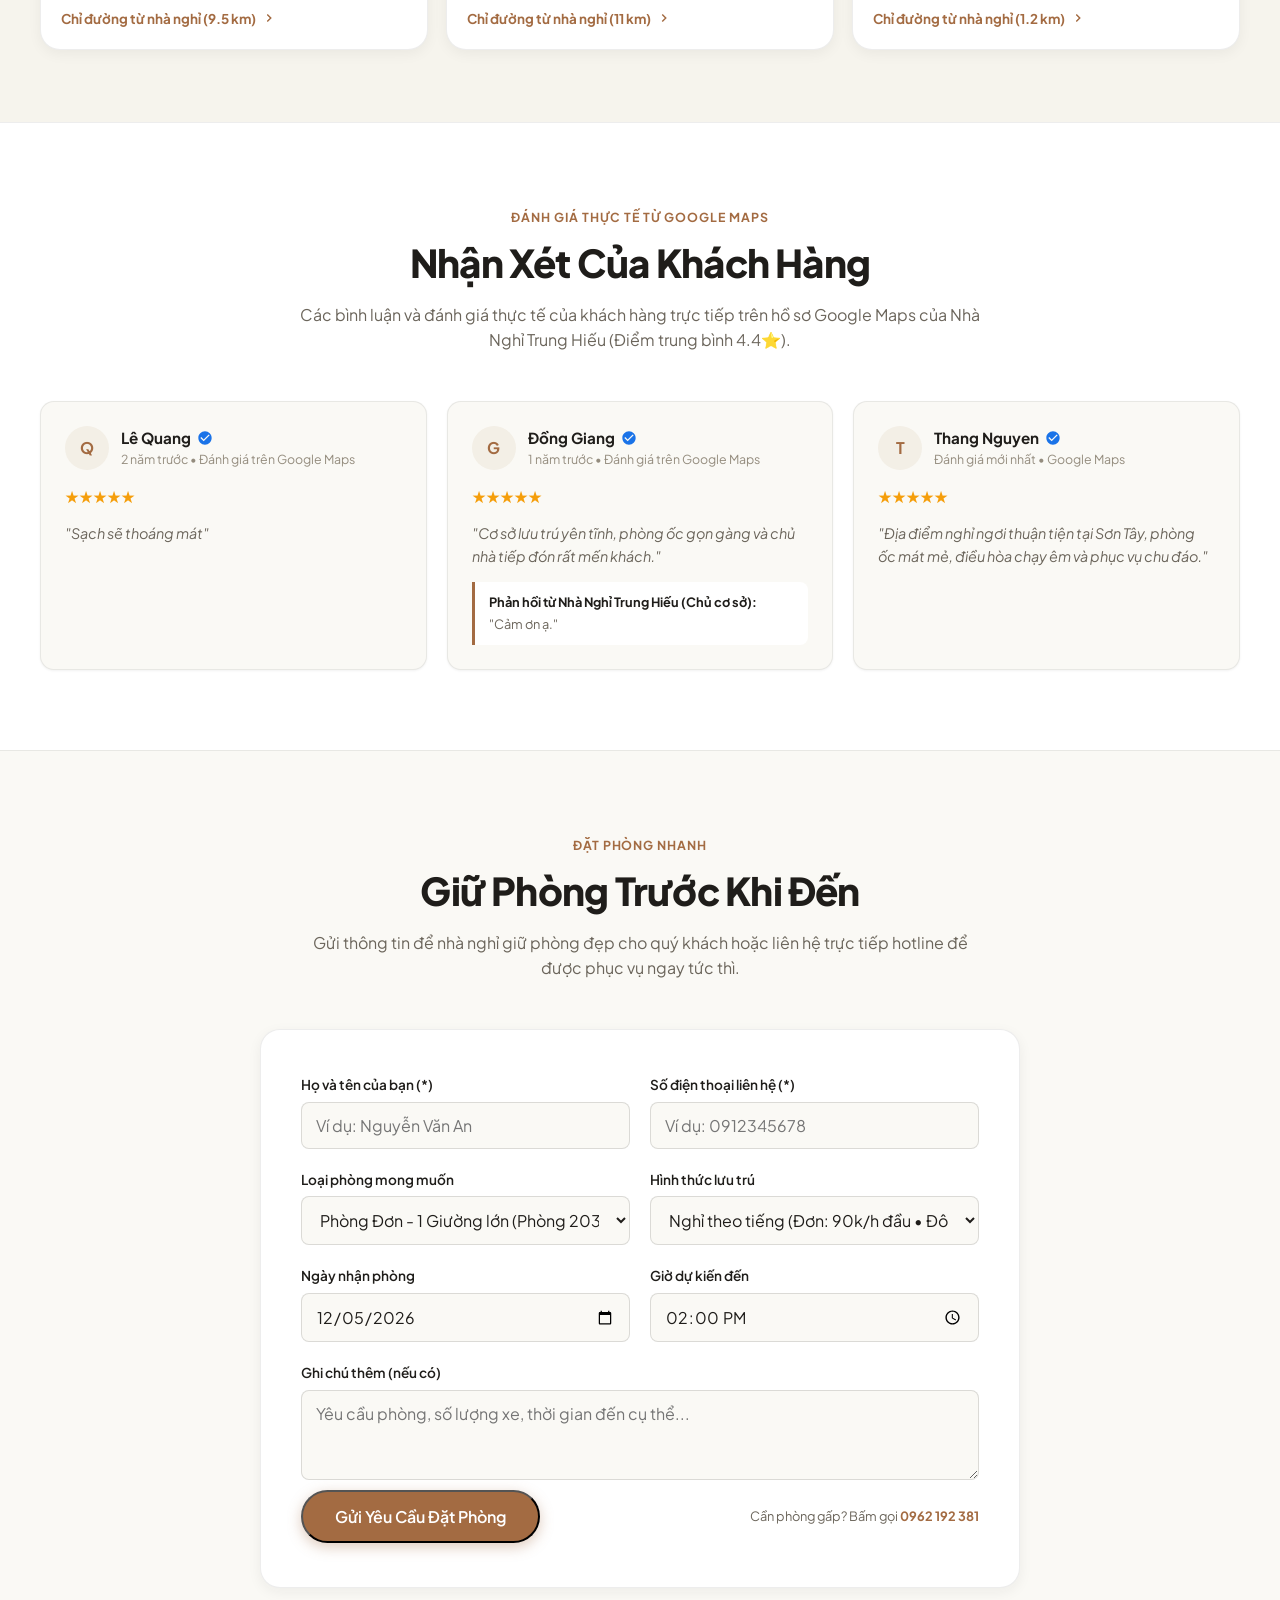
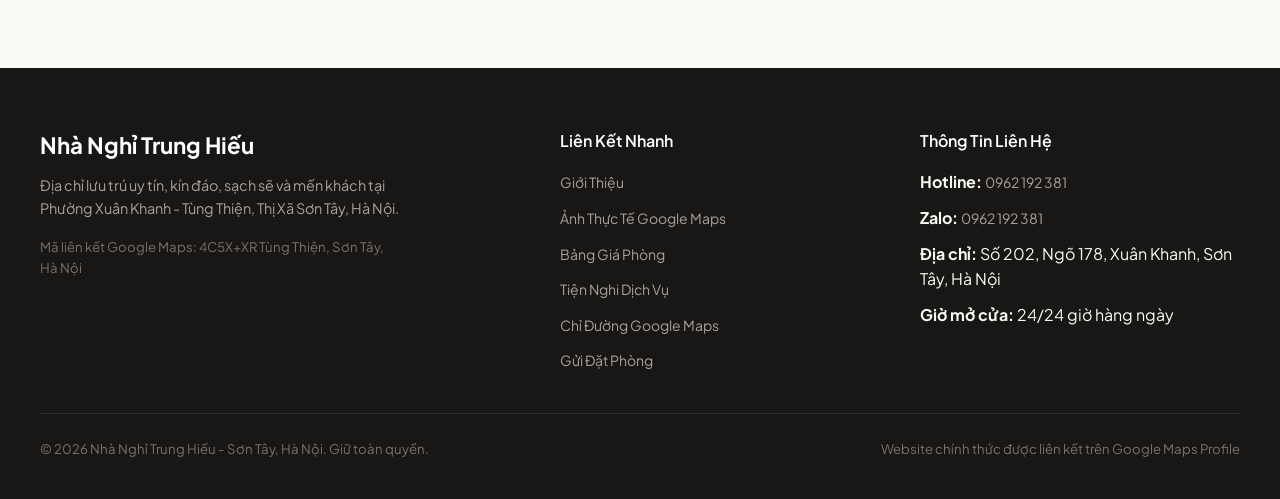
<file: src/main/resources/templates/index.html>
<!DOCTYPE html>
<html lang="vi" xmlns:th="http://www.thymeleaf.org">
<head>
    <meta charset="UTF-8">
    <meta http-equiv="Content-Type" content="text/html; charset=UTF-8">
    <meta name="viewport" content="width=device-width, initial-scale=1.0">
    <title th:text="${motelName} + ' - Phòng Nghỉ Tiện Nghi, Giá Tốt Tại Sơn Tây'">Nhà Nghỉ Trung Hiếu - Phòng Nghỉ Tiện Nghi, Giá Tốt Tại Sơn Tây</title>
    <meta name="description" content="Nhà Nghỉ Trung Hiếu tại Xuân Khanh - Tùng Thiện, Sơn Tây, Hà Nội. Phòng sạch sẽ, yên tĩnh, đầy đủ tiện nghi, phục vụ 24/7. Hotline: 0962 192 381.">
    <meta name="keywords" content="nhà nghỉ trung hiếu, nhà nghỉ sơn tây, nhà nghỉ xuân khanh, nhà nghỉ tùng thiện hà nội, khách sạn sơn tây">
    
    <!-- Open Graph for Facebook / Zalo / Google Maps Sharing -->
    <meta property="og:type" content="website">
    <meta property="og:title" content="Nhà Nghỉ Trung Hiếu - Sơn Tây, Hà Nội">
    <meta property="og:description" content="Không gian nghỉ ngơi yên tĩnh, sạch sẽ và riêng tư. Phục vụ 24/24. Hotline: 0962 192 381">
    <meta property="og:image" content="/images/real_map_2.jpg">
    <meta property="og:url" content="https://maps.app.goo.gl/zPP6jYdYyocacx5a6">

    <!-- Google Fonts: Plus Jakarta Sans -->
    <link rel="preconnect" href="https://fonts.googleapis.com">
    <link rel="preconnect" href="https://fonts.gstatic.com" crossorigin>
    <link href="https://fonts.googleapis.com/css2?family=Plus+Jakarta+Sans:wght@400;500;600;700;800&display=swap" rel="stylesheet">

    <!-- Stylesheet & Favicon -->
    <link rel="icon" type="image/svg+xml" href="/images/logo-bavi.svg">
    <link rel="stylesheet" href="/css/style.css?v=3">
</head>
<body>

    <!-- Header Navigation -->
    <header class="site-header">
        <div class="container nav-wrap">
            <a href="#" class="brand-logo">
                <div class="brand-emblem" title="Nhà Nghỉ Trung Hiếu - Cửa Ngõ Núi Ba Vì">
                    <img src="/images/logo-bavi.svg" alt="Logo Núi Ba Vì" width="34" height="34">
                </div>
                <div class="brand-text-wrap">
                    <span class="brand-name" th:text="${motelName}">Nhà Nghỉ Trung Hiếu</span>
                    <span class="brand-subtitle">Sơn Tây • Ba Vì</span>
                </div>
            </a>

            <ul class="nav-links">
                <li><a href="#gioi-thieu">Giới Thiệu</a></li>
                <li><a href="#anh-thuc-te">Hình Ảnh</a></li>
                <li><a href="#phong-nghi">Bảng Giá</a></li>
                <li><a href="#tien-nghi">Tiện Nghi</a></li>
                <li><a href="#vi-tri">Vị Trí</a></li>
                <li><a href="#du-lich">Điểm Du Lịch</a></li>
                <li><a href="#danh-gia">Đánh Giá</a></li>
                <li><a href="#dat-phong">Đặt Phòng</a></li>
            </ul>

            <div class="nav-actions">
                <a th:href="'tel:' + ${phoneClean}" class="btn-header-call">
                    <svg width="18" height="18" viewBox="0 0 24 24" fill="none" stroke="currentColor" stroke-width="2.2" stroke-linecap="round" stroke-linejoin="round">
                        <path d="M22 16.92v3a2 2 0 0 1-2.18 2 19.79 19.79 0 0 1-8.63-3.07 19.5 19.5 0 0 1-6-6 19.79 19.79 0 0 1-3.07-8.67A2 2 0 0 1 4.11 2h3a2 2 0 0 1 2 1.72 12.84 12.84 0 0 0 .7 2.81 2 2 0 0 1-.45 2.11L8.09 9.91a16 16 0 0 0 6 6l1.27-1.27a2 2 0 0 1 2.11-.45 12.84 12.84 0 0 0 2.81.7A2 2 0 0 1 22 16.92z"></path>
                    </svg>
                    <span th:text="${phone}">0962 192 381</span>
                </a>
                <button class="mobile-menu-btn" id="mobileMenuBtn" aria-label="Menu">
                    <span></span>
                    <span></span>
                </button>
            </div>
        </div>
    </header>

    <!-- Mobile Drawer -->
    <div class="mobile-nav-drawer" id="mobileDrawer">
        <a href="#gioi-thieu">Về Trung Hiếu</a>
        <a href="#anh-thuc-te">Hình Ảnh Thực Tế Trên Google Maps</a>
        <a href="#phong-nghi">Bảng Giá Phòng Nghỉ</a>
        <a href="#tien-nghi">Tiện Nghi Dịch Vụ</a>
        <a href="#vi-tri">Chỉ Đường Google Map</a>
        <a href="#du-lich">Cẩm Nang Điểm Du Lịch Ba Vì & Sơn Tây</a>
        <a href="#danh-gia">Đánh Giá Từ Khách Hàng</a>
        <a href="#dat-phong">Liên Hệ & Đặt Phòng</a>
        <div style="display: flex; gap: 10px; margin-top: 10px;">
            <a th:href="'tel:' + ${phoneClean}" class="btn-primary" style="flex: 1; text-align: center; justify-content: center; font-size: 0.9rem;">Gọi 0962 192 381</a>
            <a th:href="${zalo}" target="_blank" rel="noopener" class="btn-zalo" style="padding: 12px 18px; font-size: 0.9rem;">Zalo</a>
        </div>
    </div>

    <!-- Hero Section -->
    <section class="hero-section" id="gioi-thieu">
        <div class="container">
            <div class="hero-grid">
                <div class="hero-content">
                    <div class="hero-meta-badge">
                        <span class="stars">★★★★★</span>
                        <span>Đánh giá 4.4/5.0 trên Google Maps</span>
                    </div>

                    <h1 class="hero-title">
                        Nhà Nghỉ <span>Trung Hiếu</span><br>Sơn Tây, Hà Nội
                    </h1>

                    <p class="hero-lead">
                        Không gian nghỉ ngơi sạch sẽ, yên tĩnh và riêng tư tại Sơn Tây. Đầy đủ điều hòa 1 chiều làm lạnh mát rượi, tivi, bình nóng lạnh, wifi mạnh và phục vụ 24/24 chu đáo.
                    </p>

                    <div class="hero-address-card">
                        <svg width="22" height="22" viewBox="0 0 24 24" fill="none" stroke="currentColor" stroke-width="2" stroke-linecap="round" stroke-linejoin="round">
                            <path d="M21 10c0 7-9 13-9 13s-9-6-9-13a9 9 0 0 1 18 0z"></path>
                            <circle cx="12" cy="10" r="3"></circle>
                        </svg>
                        <div>
                            <strong>Địa chỉ vị trí:</strong>
                            <p th:text="${address}">Số 202, Ngõ 178, Phường Xuân Khanh, Thị Xã Sơn Tây, Hà Nội</p>
                            <small style="color: var(--text-light);">(Khu vực Tùng Thiện - Xuân Khanh, Sơn Tây)</small>
                        </div>
                    </div>

                    <div class="hero-cta-group">
                        <a th:href="'tel:' + ${phoneClean}" class="btn-primary">
                            <svg width="18" height="18" viewBox="0 0 24 24" fill="none" stroke="currentColor" stroke-width="2.2">
                                <path d="M22 16.92v3a2 2 0 0 1-2.18 2 19.79 19.79 0 0 1-8.63-3.07 19.5 19.5 0 0 1-6-6 19.79 19.79 0 0 1-3.07-8.67A2 2 0 0 1 4.11 2h3a2 2 0 0 1 2 1.72 12.84 12.84 0 0 0 .7 2.81 2 2 0 0 1-.45 2.11L8.09 9.91a16 16 0 0 0 6 6l1.27-1.27a2 2 0 0 1 2.11-.45 12.84 12.84 0 0 0 2.81.7A2 2 0 0 1 22 16.92z"></path>
                            </svg>
                            Gọi Ngay: 0962 192 381
                        </a>

                        <a href="https://www.google.com/maps/dir/?api=1&destination=21.1098834,105.449566" target="_blank" rel="noopener" class="btn-secondary" title="Bật ứng dụng Google Maps dẫn đường trực tiếp tới nhà nghỉ">
                            <svg width="18" height="18" viewBox="0 0 24 24" fill="none" stroke="currentColor" stroke-width="2">
                                <polygon points="3 11 22 2 13 21 11 13 3 11"></polygon>
                            </svg>
                            Chỉ Đường Lái Xe
                        </a>

                        <a th:href="${zalo}" target="_blank" rel="noopener" class="btn-zalo">
                            Nhắn Zalo
                        </a>
                    </div>
                </div>

                <div class="hero-visual">
                    <div class="hero-image-frame" id="heroSliderFrame">
                        <!-- Hero Room Slider Container -->
                        <div class="hero-slider-track" id="heroSliderTrack">
                            <div class="hero-slide active">
                                <img src="/images/204_2.jpg" alt="Ảnh thực tế phòng đơn 204 - Giường gỗ đệm êm, bàn trà hoa tươi, rèm cửa">
                                <span class="hero-slide-badge">Phòng Đơn Tiêu Chuẩn 204 (1 Giường Lớn)</span>
                            </div>
                            <div class="hero-slide">
                                <img src="/images/202_2.jpg" alt="Ảnh thực tế phòng đôi 202 - 2 Giường to rộng 2m x 1.8m, tủ quần áo gỗ, thoáng mát">
                                <span class="hero-slide-badge">Phòng Đôi 202 (2 Giường To 2m x 1.8m)</span>
                            </div>
                            <div class="hero-slide">
                                <img src="/images/201_1.jpg" alt="Ảnh thực tế phòng đôi 201 - 2 Giường to 2m x 1.8m, tranh nghệ thuật">
                                <span class="hero-slide-badge">Phòng Đôi 201 (2 Giường To 2m x 1.8m)</span>
                            </div>
                            <div class="hero-slide">
                                <img src="/images/205_1.jpg" alt="Ảnh thực tế phòng đơn 205 - Điều hòa Casper 1 chiều làm lạnh mát rượi, TV treo tường">
                                <span class="hero-slide-badge">Phòng Đơn 205 (Điều Hòa Casper • Mát Sâu)</span>
                            </div>
                            <div class="hero-slide">
                                <img src="/images/real_map_3.jpg" alt="Ảnh thực tế Google Maps - Phòng tắm & WC riêng khép kín sạch sẽ">
                                <span class="hero-slide-badge">100% WC Khép Kín Riêng Biệt (Nóng Lạnh 24/24)</span>
                            </div>
                        </div>

                        <!-- Slider Navigation Controls -->
                        <button class="hero-slider-btn prev" id="heroSliderPrev" aria-label="Ảnh trước" type="button">
                            <svg width="18" height="18" viewBox="0 0 24 24" fill="none" stroke="currentColor" stroke-width="2.5"><polyline points="15 18 9 12 15 6"></polyline></svg>
                        </button>
                        <button class="hero-slider-btn next" id="heroSliderNext" aria-label="Ảnh sau" type="button">
                            <svg width="18" height="18" viewBox="0 0 24 24" fill="none" stroke="currentColor" stroke-width="2.5"><polyline points="9 18 15 12 9 6"></polyline></svg>
                        </button>

                        <!-- Slider Indicators / Dots -->
                        <div class="hero-slider-dots" id="heroSliderDots">
                            <button class="hero-dot active" data-index="0" aria-label="Ảnh 1"></button>
                            <button class="hero-dot" data-index="1" aria-label="Ảnh 2"></button>
                            <button class="hero-dot" data-index="2" aria-label="Ảnh 3"></button>
                            <button class="hero-dot" data-index="3" aria-label="Ảnh 4"></button>
                            <button class="hero-dot" data-index="4" aria-label="Ảnh 5"></button>
                        </div>

                        <div class="hero-floating-card">
                            <div class="floating-info">
                                <h4>Trạng Thái Hoạt Động</h4>
                                <p>Đang mở cửa • Phục vụ 24/24</p>
                            </div>
                            <a href="#dat-phong" class="btn-primary" style="padding: 8px 18px; font-size: 0.85rem;">Đặt Ngay</a>
                        </div>
                    </div>
                </div>
            </div>
        </div>
    </section>

    <!-- Trust & Transparency Badges (Checklist An Tâm) -->
    <section class="trust-badge-strip">
        <div class="container">
            <div class="trust-badges-grid">
                <div class="trust-badge-card">
                    <div class="trust-icon">🚗</div>
                    <div class="trust-text">
                        <strong>Bãi Đỗ Xe An Toàn</strong>
                        <span>Chỗ đỗ ô tô & xe máy rộng rãi, camera 24/7</span>
                    </div>
                </div>
                <div class="trust-badge-card">
                    <div class="trust-icon">🚿</div>
                    <div class="trust-text">
                        <strong>Nước Nóng 24/24</strong>
                        <span>Hệ thống nóng lạnh công suất lớn, sen tắm êm</span>
                    </div>
                </div>
                <div class="trust-badge-card">
                    <div class="trust-icon">📶</div>
                    <div class="trust-text">
                        <strong>Wifi Tốc Độ Cao</strong>
                        <span>Mạng cáp quang tốc độ cao riêng từng tầng</span>
                    </div>
                </div>
                <div class="trust-badge-card">
                    <div class="trust-icon">❄️</div>
                    <div class="trust-text">
                        <strong>Điều Hòa 1 Chiều</strong>
                        <span>Làm mát nhanh, chạy êm ái, xua tan oi bức ngày hè</span>
                    </div>
                </div>
                <div class="trust-badge-card">
                    <div class="trust-icon">🕒</div>
                    <div class="trust-text">
                        <strong>Linh Hoạt 24/7</strong>
                        <span>Nhận phòng bất kể ngày đêm, thủ tục chỉ 1 phút</span>
                    </div>
                </div>
                <div class="trust-badge-card">
                    <div class="trust-icon">✨</div>
                    <div class="trust-text">
                        <strong>Khử Khuẩn Sạch Sẽ</strong>
                        <span>Ga gối, khăn tắm thơm tho thay mới sau mỗi lượt</span>
                    </div>
                </div>
            </div>
        </div>
    </section>

    <!-- Key Highlights -->
    <section class="features-section">
        <div class="container">
            <div class="features-grid">
                <div class="feature-box">
                    <div class="feature-icon-wrap">
                        <svg width="22" height="22" viewBox="0 0 24 24" fill="none" stroke="currentColor" stroke-width="2">
                            <circle cx="12" cy="12" r="10"></circle>
                            <polyline points="12 6 12 12 16 14"></polyline>
                        </svg>
                    </div>
                    <h3>Phục Vụ 24/7</h3>
                    <p>Lễ tân trực 24/24, đón tiếp quý khách bất kỳ thời điểm nào trong ngày và đêm.</p>
                </div>

                <div class="feature-box">
                    <div class="feature-icon-wrap">
                        <svg width="22" height="22" viewBox="0 0 24 24" fill="none" stroke="currentColor" stroke-width="2">
                            <path d="M12 22s8-4 8-10V5l-8-3-8 3v7c0 6 8 10 8 10z"></path>
                        </svg>
                    </div>
                    <h3>Sạch Sẽ & Thoáng Mát</h3>
                    <p>Được khách hàng Google Maps đánh giá 5 sao về độ sạch sẽ, ga gối giặt mới thơm tho.</p>
                </div>

                <div class="feature-box">
                    <div class="feature-icon-wrap">
                        <svg width="22" height="22" viewBox="0 0 24 24" fill="none" stroke="currentColor" stroke-width="2">
                            <line x1="12" y1="1" x2="12" y2="23"></line>
                            <path d="M17 5H9.5a3.5 3.5 0 0 0 0 7h5a3.5 3.5 0 0 1 0 7H6"></path>
                        </svg>
                    </div>
                    <h3>Giá Cả Bình Dân</h3>
                    <p>Mức giá thuê theo giờ, qua đêm hoặc theo ngày cực kỳ hợp lý, không phụ phí.</p>
                </div>

                <div class="feature-box">
                    <div class="feature-icon-wrap">
                        <svg width="22" height="22" viewBox="0 0 24 24" fill="none" stroke="currentColor" stroke-width="2">
                            <rect x="1" y="3" width="15" height="13"></rect>
                            <polygon points="16 8 20 8 23 11 23 16 16 16 8"></polygon>
                            <circle cx="5.5" cy="18.5" r="2.5"></circle>
                            <circle cx="18.5" cy="18.5" r="2.5"></circle>
                        </svg>
                    </div>
                    <h3>Chỗ Để Xe An Toàn</h3>
                    <p>Khu vực đỗ xe máy và ô tô thuận tiện, camera an ninh bảo vệ giám sát liên tục.</p>
                </div>
            </div>
        </div>
    </section>

    <!-- Real Photos Showcase from Google Maps -->
    <section class="real-gallery-section" id="anh-thuc-te">
        <div class="container">
            <div class="section-header">
                <span class="section-label">Hình Ảnh Thực Tế</span>
                <h2 class="section-title">Ảnh Chụp Thực Tế Trên Google Maps</h2>
                <p class="section-desc">Hình ảnh trung thực 100% được cập nhật trực tiếp từ hồ sơ Google Maps của Nhà Nghỉ Trung Hiếu.</p>
            </div>

            <div class="gallery-grid">
                <div class="gallery-item">
                    <span class="gallery-badge">Phòng Đơn 204</span>
                    <img src="/images/204_2.jpg" alt="Ảnh thực tế phòng đơn 204 - 1 Giường lớn đệm êm, bàn trà hoa tươi, sàn gạch vân đá">
                    <div class="gallery-caption">Phòng đơn 204: Không gian thoáng rộng, 1 giường lớn đệm êm, bàn trà hoa tươi và rèm cản nắng.</div>
                </div>

                <div class="gallery-item">
                    <span class="gallery-badge">Phòng Đôi 202 (2 Giường 2m x 1.8m)</span>
                    <img src="/images/202_2.jpg" alt="Ảnh thực tế phòng đôi 202 - 2 giường to rộng 2m x 1.8m, tủ quần áo gỗ, thoáng mát">
                    <div class="gallery-caption">Phòng đôi 202: 2 Giường to rộng 2m x 1.8m đệm êm, tủ quần áo gỗ, rèm cản nắng, thoáng mát.</div>
                </div>

                <div class="gallery-item">
                    <span class="gallery-badge">100% WC Khép Kín</span>
                    <img src="/images/real_map_3.jpg" alt="Phòng tắm khép kín sạch sẽ với vòi sen tắm nóng lạnh">
                    <div class="gallery-caption">Phòng vệ sinh khép kín trong từng phòng, nước nóng lạnh 24/24, sạch sẽ tinh tươm.</div>
                </div>
            </div>
        </div>
    </section>

    <!-- Rooms and Rates Section -->
    <section class="rooms-section" id="phong-nghi">
        <div class="container">
            <div class="section-header">
                <span class="section-label">Quy Mô & Bảng Giá Minh Bạch</span>
                <h2 class="section-title">Danh Mục Phòng Nghỉ</h2>
                <p class="section-desc">Nhà Nghỉ Trung Hiếu có quy mô <strong>05 phòng khép kín sạch sẽ</strong>: gồm <strong>03 Phòng Đơn</strong> (1 giường lớn) và <strong>02 Phòng Đôi</strong> (2 giường rộng rãi), phục vụ 24/24 với mức giá bình dân, không phụ phí.</p>
            </div>

            <!-- Room Capacity & Feature Bar -->
            <div class="room-capacity-summary">
                <div class="capacity-pill">
                    <span class="pill-icon">🛏️</span>
                    <div class="pill-info">
                        <strong>03 Phòng Đơn (203, 204, 205)</strong>
                        <span>1 Giường lớn đệm êm • 1-2 khách</span>
                    </div>
                </div>
                <div class="capacity-pill">
                    <span class="pill-icon">👥</span>
                    <div class="pill-info">
                        <strong>02 Phòng Đôi (201, 202)</strong>
                        <span>2 Giường to 2m x 1.8m • 2-4 khách</span>
                    </div>
                </div>
                <div class="capacity-pill">
                    <span class="pill-icon">❄️</span>
                    <div class="pill-info">
                        <strong>Điều Hòa 1 Chiều</strong>
                        <span>Casper làm lạnh nhanh, chạy êm</span>
                    </div>
                </div>
                <div class="capacity-pill">
                    <span class="pill-icon">🚿</span>
                    <div class="pill-info">
                        <strong>100% WC Khép Kín</strong>
                        <span>Nóng lạnh 24/24, sen tắm khỏe</span>
                    </div>
                </div>
            </div>

            <div class="rooms-grid">
                <!-- Room 1: Phòng Đơn (03 Phòng: 203, 204, 205) -->
                <div class="room-card">
                    <span class="room-badge-count">Có 03 Phòng Đơn</span>
                    <span class="room-badge-popular">Phổ Biến</span>
                    <div class="room-card-img-wrap">
                        <img src="/images/204_2.jpg" alt="Ảnh thực tế phòng đơn tại Nhà Nghỉ Trung Hiếu">
                    </div>
                    <div class="room-card-body">
                        <div class="room-meta-tags">
                            <span class="room-meta-tag">👥 1 - 2 Khách</span>
                            <span class="room-meta-tag">🛏️ 1 Giường Lớn Đệm Êm</span>
                            <span class="room-meta-tag">🚪 Phòng 203, 204, 205</span>
                        </div>
                        <h3 class="room-card-title">Phòng Đơn Tiêu Chuẩn</h3>
                        <p class="room-card-desc">Trang bị giường gỗ chắc chắn đệm êm, ga trải trắng thơm tho, điều hòa Casper 1 chiều làm lạnh mát sâu, TV treo tường, bàn trà hoa tươi và quạt mát.</p>
                        
                        <div class="room-pricing-box">
                            <div class="price-row">
                                <span class="label">Nghỉ theo tiếng:</span>
                                <span class="value">90.000đ <small>(1h đầu)</small></span>
                            </div>
                            <div class="price-row">
                                <span class="label">Nghỉ qua đêm:</span>
                                <span class="value">250.000đ</span>
                            </div>
                            <div class="price-row">
                                <span class="label">Thuê cả ngày:</span>
                                <span class="value">300.000đ</span>
                            </div>
                        </div>
                        <div class="price-hourly-note">⚡ Giờ đầu: 90k • Cứ mỗi tiếng thêm chỉ +10k (2h = 100k, 3h = 110k)</div>

                        <ul class="room-amenities-list">
                            <li>
                                <svg width="16" height="16" viewBox="0 0 24 24" fill="none" stroke="currentColor" stroke-width="2.5"><polyline points="20 6 9 17 4 12"></polyline></svg>
                                1 Giường lớn đệm êm, ga gối trắng sạch thơm tho
                            </li>
                            <li>
                                <svg width="16" height="16" viewBox="0 0 24 24" fill="none" stroke="currentColor" stroke-width="2.5"><polyline points="20 6 9 17 4 12"></polyline></svg>
                                Điều hòa 1 chiều Casper làm lạnh nhanh chóng
                            </li>
                            <li>
                                <svg width="16" height="16" viewBox="0 0 24 24" fill="none" stroke="currentColor" stroke-width="2.5"><polyline points="20 6 9 17 4 12"></polyline></svg>
                                Tivi treo tường, quạt điện & bàn trà gỗ hoa tươi
                            </li>
                            <li>
                                <svg width="16" height="16" viewBox="0 0 24 24" fill="none" stroke="currentColor" stroke-width="2.5"><polyline points="20 6 9 17 4 12"></polyline></svg>
                                WC riêng khép kín trong phòng, sen nóng lạnh 24/24
                            </li>
                        </ul>

                        <div class="room-card-footer">
                            <button class="btn-book-room" data-room="Phòng Đơn (1 Giường Lớn)">Đặt Phòng Đơn</button>
                            <a th:href="'tel:' + ${phoneClean}" class="btn-call-room" title="Gọi ngay">
                                <svg width="18" height="18" viewBox="0 0 24 24" fill="none" stroke="currentColor" stroke-width="2"><path d="M22 16.92v3a2 2 0 0 1-2.18 2 19.79 19.79 0 0 1-8.63-3.07 19.5 19.5 0 0 1-6-6 19.79 19.79 0 0 1-3.07-8.67A2 2 0 0 1 4.11 2h3a2 2 0 0 1 2 1.72 12.84 12.84 0 0 0 .7 2.81 2 2 0 0 1-.45 2.11L8.09 9.91a16 16 0 0 0 6 6l1.27-1.27a2 2 0 0 1 2.11-.45 12.84 12.84 0 0 0 2.81.7A2 2 0 0 1 22 16.92z"></path></svg>
                            </a>
                        </div>
                        <button type="button" class="btn-view-gallery" data-room-id="phong-don">
                            <svg width="15" height="15" viewBox="0 0 24 24" fill="none" stroke="currentColor" stroke-width="2.2"><circle cx="11" cy="11" r="8"></circle><line x1="21" y1="21" x2="16.65" y2="16.65"></line></svg>
                            Xem Ảnh Chi Tiết Phòng Đơn (203, 204, 205)
                        </button>
                    </div>
                </div>

                <!-- Room 2: Phòng Đôi (02 Phòng: 201, 202) -->
                <div class="room-card">
                    <span class="room-badge-count">Có 02 Phòng Đôi</span>
                    <div class="room-card-img-wrap">
                        <img src="/images/202_2.jpg" alt="Ảnh thực tế phòng đôi rộng rãi 2 giường to 2m x 1.8m tại Nhà Nghỉ Trung Hiếu">
                    </div>
                    <div class="room-card-body">
                        <div class="room-meta-tags">
                            <span class="room-meta-tag">👥 2 - 4 Khách</span>
                            <span class="room-meta-tag">🛏️ 2 Giường To (2m x 1.8m)</span>
                            <span class="room-meta-tag">🚪 Phòng 201, 202</span>
                        </div>
                        <h3 class="room-card-title">Phòng Đôi Rộng Rãi</h3>
                        <p class="room-card-desc">Không gian rộng rãi, thoáng mát bố trí 2 giường ngủ to rộng 2m x 1.8m đệm êm, tủ quần áo gỗ, nền gạch hoa vân đá sang trọng, rèm cửa dày cản nắng, điều hòa 1 chiều mát rượi.</p>
                        
                        <div class="room-pricing-box">
                            <div class="price-row">
                                <span class="label">Nghỉ theo tiếng:</span>
                                <span class="value">100.000đ <small>(1h đầu)</small></span>
                            </div>
                            <div class="price-row">
                                <span class="label">Nghỉ qua đêm:</span>
                                <span class="value">300.000đ</span>
                            </div>
                            <div class="price-row">
                                <span class="label">Thuê cả ngày:</span>
                                <span class="value">350.000đ</span>
                            </div>
                        </div>
                        <div class="price-hourly-note">⚡ Giờ đầu: 100k • Cứ mỗi tiếng thêm chỉ +20k (2h = 120k, 3h = 140k)</div>

                        <ul class="room-amenities-list">
                            <li>
                                <svg width="16" height="16" viewBox="0 0 24 24" fill="none" stroke="currentColor" stroke-width="2.5"><polyline points="20 6 9 17 4 12"></polyline></svg>
                                2 Giường to rộng 2m x 1.8m thoải mái cho 2-4 khách & gia đình
                            </li>
                            <li>
                                <svg width="16" height="16" viewBox="0 0 24 24" fill="none" stroke="currentColor" stroke-width="2.5"><polyline points="20 6 9 17 4 12"></polyline></svg>
                                Điều hòa 1 chiều Casper làm mát cực nhanh & dịu mát
                            </li>
                            <li>
                                <svg width="16" height="16" viewBox="0 0 24 24" fill="none" stroke="currentColor" stroke-width="2.5"><polyline points="20 6 9 17 4 12"></polyline></svg>
                                Tủ quần áo gỗ, nền gạch vân đá bóng đẹp, rèm cản nắng
                            </li>
                            <li>
                                <svg width="16" height="16" viewBox="0 0 24 24" fill="none" stroke="currentColor" stroke-width="2.5"><polyline points="20 6 9 17 4 12"></polyline></svg>
                                Wifi mạnh riêng, TV treo tường, bàn trà & WC riêng khép kín
                            </li>
                        </ul>

                        <div class="room-card-footer">
                            <button class="btn-book-room" data-room="Phòng Đôi (2 Giường Rộng)">Đặt Phòng Đôi</button>
                            <a th:href="'tel:' + ${phoneClean}" class="btn-call-room" title="Gọi ngay">
                                <svg width="18" height="18" viewBox="0 0 24 24" fill="none" stroke="currentColor" stroke-width="2"><path d="M22 16.92v3a2 2 0 0 1-2.18 2 19.79 19.79 0 0 1-8.63-3.07 19.5 19.5 0 0 1-6-6 19.79 19.79 0 0 1-3.07-8.67A2 2 0 0 1 4.11 2h3a2 2 0 0 1 2 1.72 12.84 12.84 0 0 0 .7 2.81 2 2 0 0 1-.45 2.11L8.09 9.91a16 16 0 0 0 6 6l1.27-1.27a2 2 0 0 1 2.11-.45 12.84 12.84 0 0 0 2.81.7A2 2 0 0 1 22 16.92z"></path></svg>
                            </a>
                        </div>
                        <button type="button" class="btn-view-gallery" data-room-id="phong-thoang-mat">
                            <svg width="15" height="15" viewBox="0 0 24 24" fill="none" stroke="currentColor" stroke-width="2.2"><circle cx="11" cy="11" r="8"></circle><line x1="21" y1="21" x2="16.65" y2="16.65"></line></svg>
                            Xem Ảnh Chi Tiết Phòng Đôi (201, 202)
                        </button>
                    </div>
                </div>

                <!-- Room 3: WC Khép Kín Cả 5 Phòng -->
                <div class="room-card">
                    <span class="room-badge-count">Trang Bị Cả 5 Phòng</span>
                    <div class="room-card-img-wrap">
                        <img src="/images/real_map_3.jpg" alt="Phòng Tắm & Tiện Nghi Sạch Sẽ">
                    </div>
                    <div class="room-card-body">
                        <div class="room-meta-tags">
                            <span class="room-meta-tag">🚿 100% WC Khép Kín</span>
                            <span class="room-meta-tag">✨ Sạch Sẽ Tinh Tươm</span>
                            <span class="room-meta-tag">♨️ Nóng Lạnh 24/24</span>
                        </div>
                        <h3 class="room-card-title">Phòng Tắm & WC Khép Kín</h3>
                        <p class="room-card-desc">Cả 5 phòng nghỉ (3 phòng đơn & 2 phòng đôi) đều sở hữu WC riêng biệt trong phòng, bình tắm nóng lạnh 24/24, sen tắm áp lực nước khỏe và được cọ rửa sạch sẽ mỗi ngày.</p>
                        
                        <div class="room-pricing-box">
                            <div class="price-row">
                                <span class="label">Nghỉ theo tiếng:</span>
                                <span class="value">Bao gồm trọn gói</span>
                            </div>
                            <div class="price-row">
                                <span class="label">Nghỉ qua đêm:</span>
                                <span class="value">Bao gồm trọn gói</span>
                            </div>
                            <div class="price-row">
                                <span class="label">Thuê cả ngày:</span>
                                <span class="value">Bao gồm trọn gói</span>
                            </div>
                        </div>
                        <div class="price-hourly-note">⚡ Nước nóng lạnh 24/24 • Đầy đủ khăn tắm, bàn chải, dầu gội thơm tho</div>

                        <ul class="room-amenities-list">
                            <li>
                                <svg width="16" height="16" viewBox="0 0 24 24" fill="none" stroke="currentColor" stroke-width="2.5"><polyline points="20 6 9 17 4 12"></polyline></svg>
                                Nước nóng lạnh luôn có sẵn 24/24
                            </li>
                            <li>
                                <svg width="16" height="16" viewBox="0 0 24 24" fill="none" stroke="currentColor" stroke-width="2.5"><polyline points="20 6 9 17 4 12"></polyline></svg>
                                Vòi tắm hoa sen & gương soi tiện nghi
                            </li>
                            <li>
                                <svg width="16" height="16" viewBox="0 0 24 24" fill="none" stroke="currentColor" stroke-width="2.5"><polyline points="20 6 9 17 4 12"></polyline></svg>
                                Đầy đủ bàn chải, kem đánh răng, dầu gội
                            </li>
                            <li>
                                <svg width="16" height="16" viewBox="0 0 24 24" fill="none" stroke="currentColor" stroke-width="2.5"><polyline points="20 6 9 17 4 12"></polyline></svg>
                                Vệ sinh và lau dọn kỹ lưỡng sau mỗi khách
                            </li>
                        </ul>

                        <div class="room-card-footer">
                            <button class="btn-book-room" data-room="Phòng Đơn (1 Giường Lớn)">Đặt Phòng Ngay</button>
                            <a th:href="'tel:' + ${phoneClean}" class="btn-call-room" title="Gọi ngay">
                                <svg width="18" height="18" viewBox="0 0 24 24" fill="none" stroke="currentColor" stroke-width="2"><path d="M22 16.92v3a2 2 0 0 1-2.18 2 19.79 19.79 0 0 1-8.63-3.07 19.5 19.5 0 0 1-6-6 19.79 19.79 0 0 1-3.07-8.67A2 2 0 0 1 4.11 2h3a2 2 0 0 1 2 1.72 12.84 12.84 0 0 0 .7 2.81 2 2 0 0 1-.45 2.11L8.09 9.91a16 16 0 0 0 6 6l1.27-1.27a2 2 0 0 1 2.11-.45 12.84 12.84 0 0 0 2.81.7A2 2 0 0 1 22 16.92z"></path></svg>
                            </a>
                        </div>
                        <button type="button" class="btn-view-gallery" data-room-id="phong-ve-sinh">
                            <svg width="15" height="15" viewBox="0 0 24 24" fill="none" stroke="currentColor" stroke-width="2.2"><circle cx="11" cy="11" r="8"></circle><line x1="21" y1="21" x2="16.65" y2="16.65"></line></svg>
                            Xem Ảnh Phòng Tắm WC
                        </button>
                    </div>
                </div>
            </div>

            <!-- 5-Room Inventory Bar -->
            <div class="room-inventory-bar">
                <div class="inventory-header">
                    <h3>
                        <svg width="20" height="20" viewBox="0 0 24 24" fill="none" stroke="currentColor" stroke-width="2.2">
                            <rect x="3" y="3" width="18" height="18" rx="2"></rect>
                            <path d="M9 3v18"></path>
                            <path d="M15 3v18"></path>
                            <path d="M3 9h18"></path>
                            <path d="M3 15h18"></path>
                        </svg>
                        Sơ Đồ Quy Mô Phòng Nghỉ Nhà Nghỉ Trung Hiếu (05 Phòng)
                    </h3>
                    <span>Tất cả phòng đều có khóa riêng, an ninh & phục vụ 24/24</span>
                </div>

                <div class="inventory-grid">
                    <div class="inventory-item">
                        <div class="inventory-item-top">
                            <span class="inventory-room-code">Phòng 201</span>
                            <span class="inventory-type-badge double">Phòng Đôi</span>
                        </div>
                        <span class="inventory-bed-badge">2 Giường to 2m x 1.8m</span>
                        <div class="inventory-desc">Tầng 2 • Điều hòa Casper 1 chiều • Tranh nghệ thuật • WC riêng</div>
                        <div class="inventory-status-row">
                            <span><span class="status-dot"></span>Sẵn sàng</span>
                            <div class="btn-inventory-actions">
                                <button type="button" class="btn-inventory-photo btn-view-gallery" data-room-id="phong-201" title="Xem ảnh phòng 201">📷 Ảnh</button>
                                <button type="button" class="btn-select-room" data-room-code="Phòng 201" data-room-type="double" data-bed-info="2 Giường to 2m x 1.8m">Chọn phòng</button>
                            </div>
                        </div>
                    </div>

                    <div class="inventory-item">
                        <div class="inventory-item-top">
                            <span class="inventory-room-code">Phòng 202</span>
                            <span class="inventory-type-badge double">Phòng Đôi</span>
                        </div>
                        <span class="inventory-bed-badge">2 Giường to 2m x 1.8m</span>
                        <div class="inventory-desc">Tầng 2 • Tủ quần áo gỗ • Nền gạch vân đá • WC riêng</div>
                        <div class="inventory-status-row">
                            <span><span class="status-dot"></span>Sẵn sàng</span>
                            <div class="btn-inventory-actions">
                                <button type="button" class="btn-inventory-photo btn-view-gallery" data-room-id="phong-202" title="Xem ảnh phòng 202">📷 Ảnh</button>
                                <button type="button" class="btn-select-room" data-room-code="Phòng 202" data-room-type="double" data-bed-info="2 Giường to 2m x 1.8m">Chọn phòng</button>
                            </div>
                        </div>
                    </div>

                    <div class="inventory-item">
                        <div class="inventory-item-top">
                            <span class="inventory-room-code">Phòng 203</span>
                            <span class="inventory-type-badge single">Phòng Đơn</span>
                        </div>
                        <span class="inventory-bed-badge">1 Giường Lớn</span>
                        <div class="inventory-desc">Tầng 2 • Điều hòa Casper 1 chiều • Yên tĩnh • WC riêng</div>
                        <div class="inventory-status-row">
                            <span><span class="status-dot"></span>Sẵn sàng</span>
                            <div class="btn-inventory-actions">
                                <button type="button" class="btn-inventory-photo btn-view-gallery" data-room-id="phong-203" title="Xem ảnh phòng 203">📷 Ảnh</button>
                                <button type="button" class="btn-select-room" data-room-code="Phòng 203" data-room-type="single" data-bed-info="1 Giường Lớn">Chọn phòng</button>
                            </div>
                        </div>
                    </div>

                    <div class="inventory-item">
                        <div class="inventory-item-top">
                            <span class="inventory-room-code">Phòng 204</span>
                            <span class="inventory-type-badge single">Phòng Đơn</span>
                        </div>
                        <span class="inventory-bed-badge">1 Giường Lớn</span>
                        <div class="inventory-desc">Tầng 2 • Bàn trà gỗ & hoa tươi • Sàn gạch vân đá • WC riêng</div>
                        <div class="inventory-status-row">
                            <span><span class="status-dot"></span>Sẵn sàng</span>
                            <div class="btn-inventory-actions">
                                <button type="button" class="btn-inventory-photo btn-view-gallery" data-room-id="phong-204" title="Xem ảnh phòng 204">📷 Ảnh</button>
                                <button type="button" class="btn-select-room" data-room-code="Phòng 204" data-room-type="single" data-bed-info="1 Giường Lớn">Chọn phòng</button>
                            </div>
                        </div>
                    </div>

                    <div class="inventory-item">
                        <div class="inventory-item-top">
                            <span class="inventory-room-code">Phòng 205</span>
                            <span class="inventory-type-badge single">Phòng Đơn</span>
                        </div>
                        <span class="inventory-bed-badge">1 Giường Lớn</span>
                        <div class="inventory-desc">Tầng 2 • Điều hòa Casper mát sâu • TV treo tường • WC riêng</div>
                        <div class="inventory-status-row">
                            <span><span class="status-dot"></span>Sẵn sàng</span>
                            <div class="btn-inventory-actions">
                                <button type="button" class="btn-inventory-photo btn-view-gallery" data-room-id="phong-205" title="Xem ảnh phòng 205">📷 Ảnh</button>
                                <button type="button" class="btn-select-room" data-room-code="Phòng 205" data-room-type="single" data-bed-info="1 Giường Lớn">Chọn phòng</button>
                            </div>
                        </div>
                    </div>
                </div>
            </div>
        </div>
    </section>

    <!-- Amenities Grid -->
    <section class="amenities-section" id="tien-nghi">
        <div class="container">
            <div class="section-header">
                <span class="section-label">Dịch Vụ Tiêu Chuẩn</span>
                <h2 class="section-title">Tiện Nghi Luôn Sẵn Sàng</h2>
                <p class="section-desc">Chúng tôi chú trọng từng chi tiết để mang lại sự thuận tiện và dễ chịu nhất cho mỗi lần dừng chân của quý khách.</p>
            </div>

            <div class="amenities-grid">
                <div class="amenity-card">
                    <div class="amenity-icon">
                        <svg width="24" height="24" viewBox="0 0 24 24" fill="none" stroke="currentColor" stroke-width="2">
                            <path d="M5 12.55a11 11 0 0 1 14.08 0"></path>
                            <path d="M1.42 9a16 16 0 0 1 21.16 0"></path>
                            <path d="M8.53 16.11a6 6 0 0 1 6.95 0"></path>
                            <line x1="12" y1="20" x2="12.01" y2="20"></line>
                        </svg>
                    </div>
                    <div class="amenity-info">
                        <h4>Wifi Tốc Độ Cao Miễn Phí</h4>
                        <p>Hệ thống wifi cáp quang phủ sóng mạnh mẽ khắp các phòng và sảnh đón tiếp.</p>
                    </div>
                </div>

                <div class="amenity-card">
                    <div class="amenity-icon">
                        <svg width="24" height="24" viewBox="0 0 24 24" fill="none" stroke="currentColor" stroke-width="2">
                            <path d="M9.59 4.59A2 2 0 1 1 11 8H2m10.59 11.41A2 2 0 1 0 14 16H2m15.73-8.27A2.5 2.5 0 1 1 19.5 12H2"></path>
                        </svg>
                    </div>
                    <div class="amenity-info">
                        <h4>Điều Hòa Casper 1 Chiều Làm Lạnh</h4>
                        <p>Khả năng làm mát sâu nhanh chóng và vận hành êm ái, mang lại giấc ngủ thư thái, dễ chịu.</p>
                    </div>
                </div>

                <div class="amenity-card">
                    <div class="amenity-icon">
                        <svg width="24" height="24" viewBox="0 0 24 24" fill="none" stroke="currentColor" stroke-width="2">
                            <path d="M12 2v8"></path>
                            <path d="M12 18v4"></path>
                            <path d="M4.93 4.93l4.24 4.24"></path>
                            <path d="M14.83 14.83l4.24 4.24"></path>
                            <path d="M2 12h8"></path>
                            <path d="M18 12h4"></path>
                            <path d="M4.93 19.07l4.24-4.24"></path>
                            <path d="M14.83 9.17l4.24-4.24"></path>
                        </svg>
                    </div>
                    <div class="amenity-info">
                        <h4>Nước Nóng Lạnh 24/24</h4>
                        <p>Bình nóng lạnh công suất lớn, luôn sẵn sàng nước ấm phục vụ quý khách thư giãn.</p>
                    </div>
                </div>

                <div class="amenity-card">
                    <div class="amenity-icon">
                        <svg width="24" height="24" viewBox="0 0 24 24" fill="none" stroke="currentColor" stroke-width="2">
                            <rect x="2" y="7" width="20" height="15" rx="2" ry="2"></rect>
                            <polyline points="17 2 12 7 7 2"></polyline>
                        </svg>
                    </div>
                    <div class="amenity-info">
                        <h4>Tivi Treo Tường Giải Trí</h4>
                        <p>Màn hình tivi rõ nét phục vụ nhu cầu thư giãn, xem tin tức và phim truyện.</p>
                    </div>
                </div>

                <div class="amenity-card">
                    <div class="amenity-icon">
                        <svg width="24" height="24" viewBox="0 0 24 24" fill="none" stroke="currentColor" stroke-width="2">
                            <path d="M20 21v-2a4 4 0 0 0-4-4H8a4 4 0 0 0-4 4v2"></path>
                            <circle cx="12" cy="7" r="4"></circle>
                        </svg>
                    </div>
                    <div class="amenity-info">
                        <h4>Khăn Tắm & Đồ Dùng Miễn Phí</h4>
                        <p>Khăn tắm sạch, dầu gội, sữa tắm, bàn chải đánh răng và dép đi trong phòng.</p>
                    </div>
                </div>

                <div class="amenity-card">
                    <div class="amenity-icon">
                        <svg width="24" height="24" viewBox="0 0 24 24" fill="none" stroke="currentColor" stroke-width="2">
                            <path d="M12 22s8-4 8-10V5l-8-3-8 3v7c0 6 8 10 8 10z"></path>
                        </svg>
                    </div>
                    <div class="amenity-info">
                        <h4>An Ninh & Bảo Vệ 24/7</h4>
                        <p>Camera an ninh giám sát các khu vực chung, đảm bảo sự an tâm tuyệt đối cho khách.</p>
                    </div>
                </div>
            </div>
        </div>
    </section>

    <!-- Location & Direct Map Section -->
    <section class="location-section" id="vi-tri">
        <div class="container">
            <div class="section-header">
                <span class="section-label">Vị Trí & Hướng Dẫn Đường Đi</span>
                <h2 class="section-title">Dễ Dàng Tìm Thấy Trên Bản Đồ</h2>
                <p class="section-desc">Nhà nghỉ nằm ngay khu vực Xuân Khanh - Tùng Thiện, Sơn Tây, giao thông thuận tiện di chuyển tới trung tâm thị xã và các khu du lịch Ba Vì.</p>
            </div>

            <div class="location-layout">
                <div class="location-details">
                    <h3 th:text="${motelName}">Nhà Nghỉ Trung Hiếu</h3>
                    <p class="lead-text">Quý khách có thể bấm trực tiếp nút "Mở Chỉ Đường Google Maps" bên dưới để ứng dụng bản đồ tự động chỉ tuyến đường ngắn nhất từ vị trí của bạn.</p>

                    <div class="location-info-list">
                        <div class="loc-item">
                            <svg width="20" height="20" viewBox="0 0 24 24" fill="none" stroke="currentColor" stroke-width="2">
                                <path d="M21 10c0 7-9 13-9 13s-9-6-9-13a9 9 0 0 1 18 0z"></path>
                                <circle cx="12" cy="10" r="3"></circle>
                            </svg>
                            <div class="loc-item-text">
                                <strong>Địa chỉ cụ thể:</strong>
                                <span th:text="${address}">Số 202, Ngõ 178, Phường Xuân Khanh, Thị Xã Sơn Tây, Hà Nội</span>
                            </div>
                        </div>

                        <div class="loc-item">
                            <svg width="20" height="20" viewBox="0 0 24 24" fill="none" stroke="currentColor" stroke-width="2">
                                <circle cx="12" cy="12" r="10"></circle>
                                <line x1="2" y1="12" x2="22" y2="12"></line>
                                <path d="M12 2a15.3 15.3 0 0 1 4 10 15.3 15.3 0 0 1-4 10 15.3 15.3 0 0 1-4-10 15.3 15.3 0 0 1 4-10z"></path>
                            </svg>
                            <div class="loc-item-text">
                                <strong>Mã Plus Code Google Maps:</strong>
                                <span>4C5X+XR Tùng Thiện, Sơn Tây, Hà Nội</span>
                            </div>
                        </div>

                        <div class="loc-item">
                            <svg width="20" height="20" viewBox="0 0 24 24" fill="none" stroke="currentColor" stroke-width="2">
                                <path d="M22 16.92v3a2 2 0 0 1-2.18 2 19.79 19.79 0 0 1-8.63-3.07 19.5 19.5 0 0 1-6-6 19.79 19.79 0 0 1-3.07-8.67A2 2 0 0 1 4.11 2h3a2 2 0 0 1 2 1.72 12.84 12.84 0 0 0 .7 2.81 2 2 0 0 1-.45 2.11L8.09 9.91a16 16 0 0 0 6 6l1.27-1.27a2 2 0 0 1 2.11-.45 12.84 12.84 0 0 0 2.81.7A2 2 0 0 1 22 16.92z"></path>
                            </svg>
                            <div class="loc-item-text">
                                <strong>Hotline hỗ trợ chỉ đường:</strong>
                                <span>0962 192 381 (Bác chủ nhà sẵn sàng hướng dẫn đường đi)</span>
                            </div>
                        </div>
                    </div>

                    <div class="location-buttons">
                        <a th:href="${googleMapsUrl}" target="_blank" rel="noopener" class="btn-primary">
                            <svg width="18" height="18" viewBox="0 0 24 24" fill="none" stroke="currentColor" stroke-width="2">
                                <polygon points="3 11 22 2 13 21 11 13 3 11"></polygon>
                            </svg>
                            Mở Chỉ Đường Google Maps
                        </a>
                        <button class="btn-secondary btn-copy-info" data-copy="Số 202, Ngõ 178, Phường Xuân Khanh, Thị Xã Sơn Tây, Hà Nội">
                            Sao Chép Địa Chỉ
                        </button>
                    </div>
                </div>

                <div class="map-container">
                    <iframe 
                        src="https://maps.google.com/maps?q=21.1098834,105.449566+(Nh%C3%A0+Ngh%E1%BB%89+Trung+hi%E1%BA%BFu)&amp;t=&amp;z=16&amp;ie=UTF8&amp;iwloc=B&amp;output=embed" 
                        title="Bản đồ vị trí Nhà Nghỉ Trung Hiếu trên Google Maps"
                        loading="lazy" 
                        allowfullscreen>
                    </iframe>
                </div>
            </div>
        </div>
    </section>

    <!-- Attractions & Tourism Distance Guide (Cẩm nang du lịch Sơn Tây - Ba Vì) -->
    <section class="attractions-section" id="du-lich">
        <div class="container">
            <div class="section-header">
                <span class="section-label">Cẩm Nang Du Lịch & Khám Phá</span>
                <h2 class="section-title">Khoảng Cách Tới Các Điểm Nổi Tiếng</h2>
                <p class="section-desc">Tọa lạc tại Xuân Khanh - Sơn Tây, Nhà Nghỉ Trung Hiếu là điểm dừng chân lý tưởng để kết nối nhanh chóng đến các danh lam thắng cảnh và di tích lịch sử:</p>
            </div>

            <div class="attractions-grid">
                <!-- 1. Thành Cổ Sơn Tây -->
                <div class="attraction-card">
                    <div class="attraction-img-wrap">
                        <img src="/images/thanh_co_son_tay.jpg" alt="Ảnh thực tế Thành Cổ Sơn Tây với cổng đá ong cổ kính" loading="lazy">
                        <span class="attraction-img-badge">⏱️ ~10 phút • 5.5 km</span>
                    </div>
                    <div class="attraction-body">
                        <div>
                            <h3>Thành Cổ Sơn Tây</h3>
                            <p class="attraction-desc">Xây dựng năm 1822 thời vua Minh Mạng, đây là tòa thành quân sự độc nhất vô nhị miền Bắc xây hoàn toàn bằng đá ong đặc trưng Xứ Đoài. Bao quanh là hào nước trong mát, hàng cây cổ thụ xanh rợp bóng và tuyến phố đi bộ cuối tuần nhộn nhịp.</p>
                        </div>
                        <a href="https://www.google.com/maps/dir/21.1098834,105.449566/Th%C3%A0nh+c%E1%BB%95+S%C6%A1n+T%C3%A2y" target="_blank" rel="noopener" class="attraction-route-link">
                            <span>Chỉ đường từ nhà nghỉ (5.5 km)</span>
                            <svg width="14" height="14" viewBox="0 0 24 24" fill="none" stroke="currentColor" stroke-width="2.5"><polyline points="9 18 15 12 9 6"></polyline></svg>
                        </a>
                    </div>
                </div>

                <!-- 2. Vườn Quốc Gia Ba Vì -->
                <div class="attraction-card">
                    <div class="attraction-img-wrap">
                        <img src="/images/vuon_quoc_gia_ba_vi.jpg" alt="Ảnh thực tế Vườn Quốc Gia Ba Vì mây mù và rừng thông" loading="lazy">
                        <span class="attraction-img-badge">⏱️ ~12 phút • 7.5 km</span>
                    </div>
                    <div class="attraction-body">
                        <div>
                            <h3>Vườn Quốc Gia Ba Vì</h3>
                            <p class="attraction-desc">Khu bảo tồn thiên nhiên nổi tiếng với khí hậu trong lành mát mẻ quanh năm tựa 'Đà Lạt của Hà Nội'. Điểm đến lý tưởng với rừng thông bạt ngàn, Đền Thượng thờ Tản Viên Sơn Thánh cao 1.227m, Nhà thờ đổ Pháp cổ kính và vườn xương rồng.</p>
                        </div>
                        <a href="https://www.google.com/maps/dir/21.1098834,105.449566/V%C6%B0%E1%BB%9Dn+Qu%E1%BB%91c+Gia+Ba+V%C3%AC" target="_blank" rel="noopener" class="attraction-route-link">
                            <span>Chỉ đường từ nhà nghỉ (7.5 km)</span>
                            <svg width="14" height="14" viewBox="0 0 24 24" fill="none" stroke="currentColor" stroke-width="2.5"><polyline points="9 18 15 12 9 6"></polyline></svg>
                        </a>
                    </div>
                </div>

                <!-- 3. Làng Cổ Đường Lâm -->
                <div class="attraction-card">
                    <div class="attraction-img-wrap">
                        <img src="/images/lang_co_duong_lam.jpg" alt="Ảnh thực tế Cổng làng Mông Phụ Làng Cổ Đường Lâm" loading="lazy">
                        <span class="attraction-img-badge">⏱️ ~10 phút • 6.0 km</span>
                    </div>
                    <div class="attraction-body">
                        <div>
                            <h3>Làng Cổ Đường Lâm</h3>
                            <p class="attraction-desc">Di tích kiến trúc nghệ thuật quốc gia, vùng đất 'địa linh nhân kiệt' sinh ra hai vị vua: Phùng Hưng và Ngô Quyền. Đậm nét làng quê Việt xưa với cổng làng Mông Phụ, cây đa, giếng nước, đình làng và những ngôi nhà đá ong hàng trăm năm tuổi.</p>
                        </div>
                        <a href="https://www.google.com/maps/dir/21.1098834,105.449566/L%C3%A0ng+c%E1%BB%95+%C4%90%C6%B0%E1%BB%9Dng+L%C3%A2m" target="_blank" rel="noopener" class="attraction-route-link">
                            <span>Chỉ đường từ nhà nghỉ (6.0 km)</span>
                            <svg width="14" height="14" viewBox="0 0 24 24" fill="none" stroke="currentColor" stroke-width="2.5"><polyline points="9 18 15 12 9 6"></polyline></svg>
                        </a>
                    </div>
                </div>

                <!-- 4. Khu Du Lịch Khoang Xanh - Suối Tiên -->
                <div class="attraction-card">
                    <div class="attraction-img-wrap">
                        <img src="/images/khoang_xanh_suoi_tien.jpg" alt="Ảnh thực tế thác nước suối rừng Khoang Xanh Suối Tiên" loading="lazy">
                        <span class="attraction-img-badge">⏱️ ~15 phút • 9.5 km</span>
                    </div>
                    <div class="attraction-body">
                        <div>
                            <h3>KDL Khoang Xanh – Suối Tiên</h3>
                            <p class="attraction-desc">Khu du lịch sinh thái nổi tiếng dưới sườn đông núi Ba Vì với hơn 200 ha rừng nguyên sinh và trên 2 km suối tự nhiên. Thu hút du khách bởi dòng thác Mơ, thác Mâm Xôi trong lành, hồ tạo sóng nhân tạo và dịch vụ tắm suối khoáng nóng thư giãn.</p>
                        </div>
                        <a href="https://www.google.com/maps/dir/21.1098834,105.449566/Khu+Du+L%E1%BB%8Bch+Khoang+Xanh+-+Su%E1%BB%91i+Ti%C3%AAn" target="_blank" rel="noopener" class="attraction-route-link">
                            <span>Chỉ đường từ nhà nghỉ (9.5 km)</span>
                            <svg width="14" height="14" viewBox="0 0 24 24" fill="none" stroke="currentColor" stroke-width="2.5"><polyline points="9 18 15 12 9 6"></polyline></svg>
                        </a>
                    </div>
                </div>

                <!-- 5. Khu Du Lịch Ao Vua / Thiên Sơn Suối Ngà -->
                <div class="attraction-card">
                    <div class="attraction-img-wrap">
                        <img src="/images/ao_vua_ba_vi.jpg" alt="Ảnh thực tế suối thác và hồ bơi tại Khu Du Lịch Ao Vua Ba Vì" loading="lazy">
                        <span class="attraction-img-badge">⏱️ ~18 phút • 11.0 km</span>
                    </div>
                    <div class="attraction-body">
                        <div>
                            <h3>KDL Ao Vua & Thiên Sơn</h3>
                            <p class="attraction-desc">Quần thể thắng cảnh non nước hữu tình gắn liền với huyền tích Sơn Tinh - Thủy Tinh. Nổi bật với hệ thống suối thác mát lạnh đổ từ chân núi Tản Viên, hồ nước trong vắt, công viên vui chơi và không gian sinh thái nghỉ dưỡng tĩnh lặng.</p>
                        </div>
                        <a href="https://www.google.com/maps/dir/21.1098834,105.449566/Ao+Vua" target="_blank" rel="noopener" class="attraction-route-link">
                            <span>Chỉ đường từ nhà nghỉ (11 km)</span>
                            <svg width="14" height="14" viewBox="0 0 24 24" fill="none" stroke="currentColor" stroke-width="2.5"><polyline points="9 18 15 12 9 6"></polyline></svg>
                        </a>
                    </div>
                </div>

                <!-- 6. Trường ĐH Công Nghiệp Việt - Hung -->
                <div class="attraction-card">
                    <div class="attraction-img-wrap">
                        <img src="/images/dai_hoc_viet_hung.jpg" alt="Ảnh thực tế khuôn viên Trường Đại học Công nghiệp Việt - Hung với hồ nước và giảng đường tại Xuân Khanh" loading="lazy">
                        <span class="attraction-img-badge">⏱️ ~3 phút • 1.2 km</span>
                    </div>
                    <div class="attraction-body">
                        <div>
                            <h3>ĐH Công Nghiệp Việt - Hung</h3>
                            <p class="attraction-desc">Trường đại học công lập bề thế đặt tại số 16 Hữu Nghị, Phường Xuân Khanh, Sơn Tây với khuôn viên rộng rãi, hồ nước trung tâm xanh mát. Nhà Nghỉ Trung Hiếu là điểm lưu trú gần nhất, thuận tiện nhất cho quý phụ huynh, tân sinh viên về nhập học, thi cử hay công tác.</p>
                        </div>
                        <a href="https://www.google.com/maps/dir/21.1098834,105.449566/Tr%C6%B0%E1%BB%9Dng+%C4%90%E1%BA%A1i+H%E1%BB%8Dc+C%C3%B4ng+Nghi%E1%BB%87p+Vi%E1%BB%87t+Hung" target="_blank" rel="noopener" class="attraction-route-link">
                            <span>Chỉ đường từ nhà nghỉ (1.2 km)</span>
                            <svg width="14" height="14" viewBox="0 0 24 24" fill="none" stroke="currentColor" stroke-width="2.5"><polyline points="9 18 15 12 9 6"></polyline></svg>
                        </a>
                    </div>
                </div>
            </div>
        </div>
    </section>

    <!-- Google Maps Real Reviews Showcase -->
    <section class="reviews-section" id="danh-gia">
        <div class="container">
            <div class="section-header">
                <span class="section-label">Đánh Giá Thực Tế Từ Google Maps</span>
                <h2 class="section-title">Nhận Xét Của Khách Hàng</h2>
                <p class="section-desc">Các bình luận và đánh giá thực tế của khách hàng trực tiếp trên hồ sơ Google Maps của Nhà Nghỉ Trung Hiếu (Điểm trung bình 4.4⭐).</p>
            </div>

            <div class="reviews-grid">
                <!-- Review 1: Lê Quang (Real Comment) -->
                <div class="review-card">
                    <div class="review-header">
                        <div class="review-avatar">Q</div>
                        <div>
                            <div class="review-user-name">
                                Lê Quang
                                <span class="verified-icon" title="Đánh giá xác thực trên Google Maps">
                                    <svg width="16" height="16" viewBox="0 0 24 24" fill="currentColor"><path d="M12 2C6.48 2 2 6.48 2 12s4.48 10 10 10 10-4.48 10-10S17.52 2 12 2zm-2 15l-5-5 1.41-1.41L10 14.17l7.59-7.59L19 8l-9 9z"/></svg>
                                </span>
                            </div>
                            <div class="review-user-date">2 năm trước • Đánh giá trên Google Maps</div>
                        </div>
                    </div>
                    <div class="review-stars">★★★★★</div>
                    <p class="review-content">
                        "Sạch sẽ thoáng mát"
                    </p>
                </div>

                <!-- Review 2: Đồng Giang (Real Review + Owner Reply) -->
                <div class="review-card">
                    <div class="review-header">
                        <div class="review-avatar">G</div>
                        <div>
                            <div class="review-user-name">
                                Đồng Giang
                                <span class="verified-icon" title="Đánh giá xác thực trên Google Maps">
                                    <svg width="16" height="16" viewBox="0 0 24 24" fill="currentColor"><path d="M12 2C6.48 2 2 6.48 2 12s4.48 10 10 10 10-4.48 10-10S17.52 2 12 2zm-2 15l-5-5 1.41-1.41L10 14.17l7.59-7.59L19 8l-9 9z"/></svg>
                                </span>
                            </div>
                            <div class="review-user-date">1 năm trước • Đánh giá trên Google Maps</div>
                        </div>
                    </div>
                    <div class="review-stars">★★★★★</div>
                    <p class="review-content">
                        "Cơ sở lưu trú yên tĩnh, phòng ốc gọn gàng và chủ nhà tiếp đón rất mến khách."
                    </p>
                    <div class="review-owner-reply">
                        <strong>Phản hồi từ Nhà Nghỉ Trung Hiếu (Chủ cơ sở):</strong>
                        "Cảm ơn ạ."
                    </div>
                </div>

                <!-- Review 3: Thắng Nguyễn (Real Review) -->
                <div class="review-card">
                    <div class="review-header">
                        <div class="review-avatar">T</div>
                        <div>
                            <div class="review-user-name">
                                Thang Nguyen
                                <span class="verified-icon" title="Đánh giá xác thực trên Google Maps">
                                    <svg width="16" height="16" viewBox="0 0 24 24" fill="currentColor"><path d="M12 2C6.48 2 2 6.48 2 12s4.48 10 10 10 10-4.48 10-10S17.52 2 12 2zm-2 15l-5-5 1.41-1.41L10 14.17l7.59-7.59L19 8l-9 9z"/></svg>
                                </span>
                            </div>
                            <div class="review-user-date">Đánh giá mới nhất • Google Maps</div>
                        </div>
                    </div>
                    <div class="review-stars">★★★★★</div>
                    <p class="review-content">
                        "Địa điểm nghỉ ngơi thuận tiện tại Sơn Tây, phòng ốc mát mẻ, điều hòa chạy êm và phục vụ chu đáo."
                    </p>
                </div>
            </div>
        </div>
    </section>

    <!-- Booking Form Section -->
    <section class="booking-section" id="dat-phong">
        <div class="container">
            <div class="section-header">
                <span class="section-label">Đặt Phòng Nhanh</span>
                <h2 class="section-title">Giữ Phòng Trước Khi Đến</h2>
                <p class="section-desc">Gửi thông tin để nhà nghỉ giữ phòng đẹp cho quý khách hoặc liên hệ trực tiếp hotline để được phục vụ ngay tức thì.</p>
            </div>

            <div class="booking-wrapper">
                <div id="bookingAlert" class="booking-alert"></div>

                <form id="bookingForm">
                    <div class="form-grid">
                        <div class="form-group">
                            <label for="fullName">Họ và tên của bạn (*)</label>
                            <input type="text" id="fullName" class="form-control" placeholder="Ví dụ: Nguyễn Văn An" required>
                        </div>

                        <div class="form-group">
                            <label for="phone">Số điện thoại liên hệ (*)</label>
                            <input type="tel" id="phone" class="form-control" placeholder="Ví dụ: 0912345678" required>
                        </div>

                        <div class="form-group">
                            <label for="roomType">Loại phòng mong muốn</label>
                            <select id="roomType" class="form-control">
                                <option value="Phòng Đơn (1 Giường Lớn)">Phòng Đơn - 1 Giường lớn (Phòng 203, 204, 205 • 1-2 người)</option>
                                <option value="Phòng Đôi (2 Giường Rộng)">Phòng Đôi - 2 Giường to rộng 2m x 1.8m (Phòng 201, 202 • 2-4 người)</option>
                            </select>
                        </div>

                        <div class="form-group">
                            <label for="rentalType">Hình thức lưu trú</label>
                            <select id="rentalType" class="form-control">
                                <option value="Nghỉ theo tiếng">Nghỉ theo tiếng (Đơn: 90k/h đầu • Đôi: 100k/h đầu)</option>
                                <option value="Nghỉ qua đêm">Nghỉ qua đêm (Đơn: 250.000đ • Đôi: 300.000đ)</option>
                                <option value="Thuê cả ngày">Thuê cả ngày (Đơn: 300.000đ • Đôi: 350.000đ)</option>
                                <option value="Lưu trú dài ngày">Lưu trú dài ngày (Ưu đãi giá tốt)</option>
                            </select>
                        </div>

                        <div class="form-group">
                            <label for="checkInDate">Ngày nhận phòng</label>
                            <input type="date" id="checkInDate" class="form-control">
                        </div>

                        <div class="form-group">
                            <label for="checkInTime">Giờ dự kiến đến</label>
                            <input type="time" id="checkInTime" class="form-control" value="14:00">
                        </div>

                        <div class="form-group full-width">
                            <label for="note">Ghi chú thêm (nếu có)</label>
                            <textarea id="note" class="form-control" placeholder="Yêu cầu phòng, số lượng xe, thời gian đến cụ thể..."></textarea>
                        </div>
                    </div>

                    <div class="booking-submit-row">
                        <button type="submit" id="submitBookingBtn" class="btn-primary" style="padding: 14px 32px;">
                            Gửi Yêu Cầu Đặt Phòng
                        </button>
                        <span class="booking-note">
                            Cần phòng gấp? Bấm gọi <a th:href="'tel:' + ${phoneClean}" style="font-weight: 700; color: var(--accent-wood);" th:text="${phone}">0962 192 381</a>
                        </span>
                    </div>
                </form>
            </div>
        </div>
    </section>

    <!-- Footer -->
    <footer class="site-footer">
        <div class="container">
            <div class="footer-grid">
                <div class="footer-brand">
                    <h3 th:text="${motelName}">Nhà Nghỉ Trung Hiếu</h3>
                    <p>Địa chỉ lưu trú uy tín, kín đáo, sạch sẽ và mến khách tại Phường Xuân Khanh - Tùng Thiện, Thị Xã Sơn Tây, Hà Nội.</p>
                    <p style="font-size: 0.825rem; color: #78716c;">Mã liên kết Google Maps: 4C5X+XR Tùng Thiện, Sơn Tây, Hà Nội</p>
                </div>

                <div class="footer-col">
                    <h4>Liên Kết Nhanh</h4>
                    <ul class="footer-links">
                        <li><a href="#gioi-thieu">Giới Thiệu</a></li>
                        <li><a href="#anh-thuc-te">Ảnh Thực Tế Google Maps</a></li>
                        <li><a href="#phong-nghi">Bảng Giá Phòng</a></li>
                        <li><a href="#tien-nghi">Tiện Nghi Dịch Vụ</a></li>
                        <li><a href="#vi-tri">Chỉ Đường Google Maps</a></li>
                        <li><a href="#dat-phong">Gửi Đặt Phòng</a></li>
                    </ul>
                </div>

                <div class="footer-col">
                    <h4>Thông Tin Liên Hệ</h4>
                    <ul class="footer-links">
                        <li><strong>Hotline:</strong> <a th:href="'tel:' + ${phoneClean}" th:text="${phone}">0962 192 381</a></li>
                        <li><strong>Zalo:</strong> <a th:href="${zalo}" target="_blank">0962 192 381</a></li>
                        <li><strong>Địa chỉ:</strong> Số 202, Ngõ 178, Xuân Khanh, Sơn Tây, Hà Nội</li>
                        <li><strong>Giờ mở cửa:</strong> 24/24 giờ hàng ngày</li>
                    </ul>
                </div>
            </div>

            <div class="footer-bottom">
                <div>© 2026 Nhà Nghỉ Trung Hiếu - Sơn Tây, Hà Nội. Giữ toàn quyền.</div>
                <div>Website chính thức được liên kết trên Google Maps Profile</div>
            </div>
        </div>
    </footer>

    <!-- Mobile Sticky Action Bar -->
    <div class="mobile-action-bar">
        <a th:href="'tel:' + ${phoneClean}" class="mobile-action-item call">
            <svg viewBox="0 0 24 24" fill="none" stroke="currentColor" stroke-width="2.2">
                <path d="M22 16.92v3a2 2 0 0 1-2.18 2 19.79 19.79 0 0 1-8.63-3.07 19.5 19.5 0 0 1-6-6 19.79 19.79 0 0 1-3.07-8.67A2 2 0 0 1 4.11 2h3a2 2 0 0 1 2 1.72 12.84 12.84 0 0 0 .7 2.81 2 2 0 0 1-.45 2.11L8.09 9.91a16 16 0 0 0 6 6l1.27-1.27a2 2 0 0 1 2.11-.45 12.84 12.84 0 0 0 2.81.7A2 2 0 0 1 22 16.92z"></path>
            </svg>
            <span>Gọi Điện</span>
        </a>

        <a th:href="${googleMapsUrl}" target="_blank" rel="noopener" class="mobile-action-item">
            <svg viewBox="0 0 24 24" fill="none" stroke="currentColor" stroke-width="2.2">
                <polygon points="3 11 22 2 13 21 11 13 3 11"></polygon>
            </svg>
            <span>Chỉ Đường</span>
        </a>

        <a th:href="${zalo}" target="_blank" rel="noopener" class="mobile-action-item">
            <svg viewBox="0 0 24 24" fill="none" stroke="currentColor" stroke-width="2.2">
                <path d="M21 15a2 2 0 0 1-2 2H7l-4 4V5a2 2 0 0 1 2-2h14a2 2 0 0 1 2 2z"></path>
            </svg>
            <span>Zalo Chat</span>
        </a>

        <a href="#dat-phong" class="mobile-action-item highlight">
            <svg viewBox="0 0 24 24" fill="none" stroke="currentColor" stroke-width="2.2">
                <rect x="3" y="4" width="18" height="18" rx="2" ry="2"></rect>
                <line x1="16" y1="2" x2="16" y2="6"></line>
                <line x1="8" y1="2" x2="8" y2="6"></line>
                <line x1="3" y1="10" x2="21" y2="10"></line>
            </svg>
            <span>Đặt Phòng</span>
        </a>
    </div>

    <!-- Room Gallery Lightbox Modal -->
    <div class="gallery-modal-overlay" id="galleryModal">
        <div class="gallery-modal-container">
            <div class="gallery-modal-header">
                <h3 id="galleryModalTitle">Chi Tiết Phòng Nghỉ</h3>
                <button type="button" class="btn-modal-close" id="galleryCloseBtn" aria-label="Đóng">&times;</button>
            </div>
            <div class="gallery-main-view">
                <button type="button" class="gallery-nav-btn prev" id="galleryPrevBtn" aria-label="Ảnh trước">&#10094;</button>
                <img src="/images/real_map_2.jpg" alt="Ảnh phòng nghỉ" class="gallery-main-img" id="galleryMainImg">
                <button type="button" class="gallery-nav-btn next" id="galleryNextBtn" aria-label="Ảnh kế tiếp">&#10095;</button>
            </div>
            <div class="gallery-thumbnails-strip" id="galleryThumbs">
                <!-- Dynamically populated thumbnails -->
            </div>
            <div class="gallery-modal-footer">
                <span class="gallery-caption" id="galleryCaption">Ảnh thực tế tại Nhà Nghỉ Trung Hiếu</span>
                <button type="button" class="btn-primary" id="galleryBookBtn" style="padding: 9px 20px; font-size: 0.88rem;">
                    Chọn Đặt Phòng Này
                </button>
            </div>
        </div>
    </div>

    <!-- Scripts -->
    <script src="/js/main.js?v=3"></script>
</body>
</html>
</file>
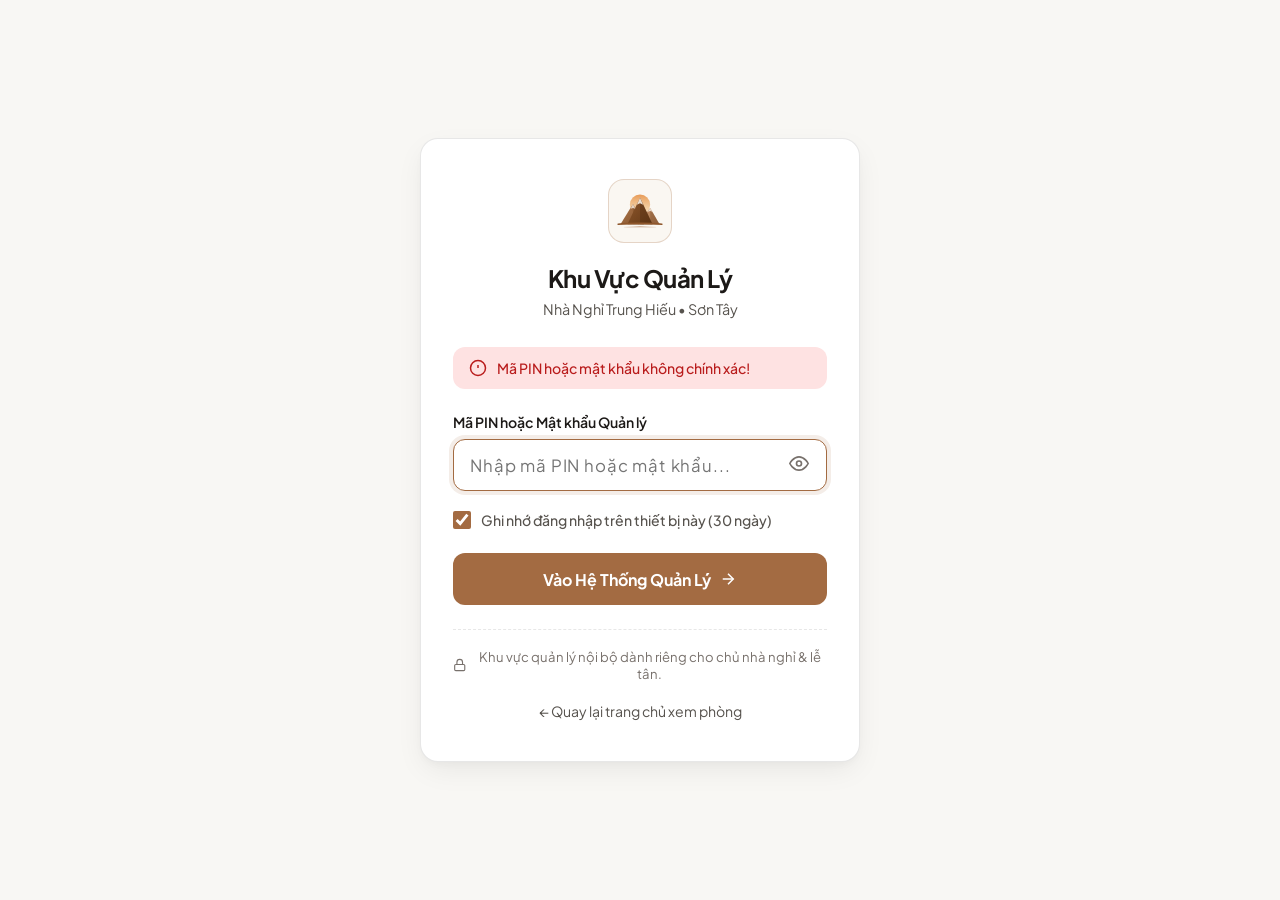
<file: src/main/resources/templates/admin-login.html>
<!DOCTYPE html>
<html lang="vi" xmlns:th="http://www.thymeleaf.org">
<head>
    <meta charset="UTF-8">
    <meta http-equiv="Content-Type" content="text/html; charset=UTF-8">
    <meta name="viewport" content="width=device-width, initial-scale=1.0">
    <title>Xác Thực Quản Trị - Nhà Nghỉ Trung Hiếu</title>
    
    <!-- Favicon & Google Fonts -->
    <link rel="icon" type="image/svg+xml" href="/images/logo-bavi.svg">
    <link rel="preconnect" href="https://fonts.googleapis.com">
    <link rel="preconnect" href="https://fonts.gstatic.com" crossorigin>
    <link href="https://fonts.googleapis.com/css2?family=Plus+Jakarta+Sans:wght@400;500;600;700;800&display=swap" rel="stylesheet">

    <style>
        :root {
            --font-main: 'Plus Jakarta Sans', -apple-system, BlinkMacSystemFont, sans-serif;
            --bg-primary: #F8F7F4;
            --bg-surface: #FFFFFF;
            --text-main: #1C1917;
            --text-muted: #57534E;
            --text-light: #78716C;
            --accent-wood: #A36B42;
            --accent-wood-hover: #8B562F;
            --border: rgba(28, 25, 23, 0.1);
            --danger-bg: #FEE2E2;
            --danger-text: #B91C1C;
            --radius-md: 12px;
            --radius-lg: 18px;
            --shadow-card: 0 10px 30px -5px rgba(28, 25, 23, 0.08), 0 4px 10px -3px rgba(28, 25, 23, 0.04);
        }

        *, *::before, *::after {
            box-sizing: border-box;
            margin: 0;
            padding: 0;
        }

        body {
            font-family: var(--font-main);
            background-color: var(--bg-primary);
            color: var(--text-main);
            min-height: 100vh;
            display: flex;
            align-items: center;
            justify-content: center;
            padding: 24px;
        }

        .login-card {
            background-color: var(--bg-surface);
            border: 1px solid var(--border);
            border-radius: var(--radius-lg);
            box-shadow: var(--shadow-card);
            width: 100%;
            max-width: 440px;
            padding: 40px 32px;
            text-align: center;
        }

        .brand-icon {
            width: 56px;
            height: 56px;
            background-color: #F0ECE1;
            color: var(--accent-wood);
            border-radius: 50%;
            display: inline-flex;
            align-items: center;
            justify-content: center;
            margin-bottom: 20px;
        }

        .title {
            font-size: 1.5rem;
            font-weight: 700;
            letter-spacing: -0.02em;
            margin-bottom: 6px;
        }

        .subtitle {
            font-size: 0.9rem;
            color: var(--text-muted);
            margin-bottom: 28px;
            line-height: 1.4;
        }

        .alert-error {
            background-color: var(--danger-bg);
            color: var(--danger-text);
            padding: 12px 16px;
            border-radius: var(--radius-md);
            font-size: 0.88rem;
            font-weight: 500;
            margin-bottom: 24px;
            text-align: left;
            display: flex;
            align-items: center;
            gap: 10px;
        }

        .form-group {
            text-align: left;
            margin-bottom: 20px;
        }

        .form-label {
            display: block;
            font-size: 0.88rem;
            font-weight: 600;
            margin-bottom: 8px;
            color: var(--text-main);
        }

        .input-wrap {
            position: relative;
        }

        .form-input {
            width: 100%;
            height: 52px;
            padding: 0 46px 0 16px;
            font-size: 1.05rem;
            font-family: inherit;
            border: 1.5px solid var(--border);
            border-radius: var(--radius-md);
            background-color: #FAF9F6;
            transition: all 0.2s ease;
            letter-spacing: 0.05em;
        }

        .form-input:focus {
            outline: none;
            border-color: var(--accent-wood);
            background-color: #FFFFFF;
            box-shadow: 0 0 0 4px rgba(163, 107, 66, 0.12);
        }

        .toggle-btn {
            position: absolute;
            right: 14px;
            top: 50%;
            transform: translateY(-50%);
            background: none;
            border: none;
            color: var(--text-light);
            cursor: pointer;
            padding: 4px;
        }

        .remember-wrap {
            display: flex;
            align-items: center;
            gap: 10px;
            margin-bottom: 24px;
            cursor: pointer;
            user-select: none;
        }

        .remember-wrap input[type="checkbox"] {
            width: 18px;
            height: 18px;
            accent-color: var(--accent-wood);
            cursor: pointer;
        }

        .remember-wrap span {
            font-size: 0.88rem;
            color: var(--text-muted);
            font-weight: 500;
        }

        .btn-submit {
            width: 100%;
            height: 52px;
            background-color: var(--accent-wood);
            color: #FFFFFF;
            border: none;
            border-radius: var(--radius-md);
            font-size: 1rem;
            font-weight: 700;
            font-family: inherit;
            cursor: pointer;
            transition: all 0.2s ease;
            display: flex;
            align-items: center;
            justify-content: center;
            gap: 8px;
        }

        .btn-submit:hover {
            background-color: var(--accent-wood-hover);
            transform: translateY(-1px);
        }

        .security-note {
            margin-top: 24px;
            padding-top: 18px;
            border-top: 1px dashed var(--border);
            font-size: 0.82rem;
            color: var(--text-light);
            display: flex;
            align-items: center;
            justify-content: center;
            gap: 6px;
        }

        .back-link {
            display: inline-block;
            margin-top: 20px;
            font-size: 0.88rem;
            color: var(--text-muted);
            text-decoration: none;
            transition: color 0.2s;
        }

        .back-link:hover {
            color: var(--accent-wood);
        }
    </style>
</head>
<body>

    <div class="login-card">
        <div class="brand-icon" style="width: 64px; height: 64px; padding: 6px; background: #FAF7F2; border: 1.5px solid rgba(163, 107, 66, 0.25); border-radius: 16px;">
            <img src="/images/logo-bavi.svg" alt="Núi Ba Vì" width="48" height="48" style="width: 100%; height: 100%; object-fit: contain;">
        </div>

        <h1 class="title">Khu Vực Quản Lý</h1>
        <p class="subtitle" th:text="${motelName} + ' • Sơn Tây'">Nhà Nghỉ Trung Hiếu • Sơn Tây</p>

        <div th:if="${errorMessage != null}" class="alert-error">
            <svg width="18" height="18" viewBox="0 0 24 24" fill="none" stroke="currentColor" stroke-width="2"><circle cx="12" cy="12" r="10"></circle><line x1="12" y1="8" x2="12" y2="12"></line><line x1="12" y1="16" x2="12.01" y2="16"></line></svg>
            <span th:text="${errorMessage}">Mã PIN hoặc mật khẩu không chính xác!</span>
        </div>

        <form action="/admin/login" method="post" id="loginForm">
            <div class="form-group">
                <label for="pinInput" class="form-label">Mã PIN hoặc Mật khẩu Quản lý</label>
                <div class="input-wrap">
                    <input type="password" id="pinInput" name="pin" class="form-input" placeholder="Nhập mã PIN hoặc mật khẩu..." required autofocus autocomplete="current-password">
                    <button type="button" class="toggle-btn" id="togglePinBtn" title="Hiện/Ẩn">
                        <svg id="eyeIcon" width="20" height="20" viewBox="0 0 24 24" fill="none" stroke="currentColor" stroke-width="2"><path d="M1 12s4-8 11-8 11 8 11 8-4 8-11 8-11-8-11-8z"></path><circle cx="12" cy="12" r="3"></circle></svg>
                    </button>
                </div>
            </div>

            <label class="remember-wrap">
                <input type="checkbox" name="rememberMe" value="true" checked>
                <span>Ghi nhớ đăng nhập trên thiết bị này (30 ngày)</span>
            </label>

            <button type="submit" class="btn-submit">
                <span>Vào Hệ Thống Quản Lý</span>
                <svg width="18" height="18" viewBox="0 0 24 24" fill="none" stroke="currentColor" stroke-width="2"><line x1="5" y1="12" x2="19" y2="12"></line><polyline points="12 5 19 12 12 19"></polyline></svg>
            </button>
        </form>

        <div class="security-note">
            <svg width="14" height="14" viewBox="0 0 24 24" fill="none" stroke="currentColor" stroke-width="2"><rect x="3" y="11" width="18" height="11" rx="2" ry="2"></rect><path d="M7 11V7a5 5 0 0 1 10 0v4"></path></svg>
            <span>Khu vực quản lý nội bộ dành riêng cho chủ nhà nghỉ & lễ tân.</span>
        </div>

        <a href="/" class="back-link">← Quay lại trang chủ xem phòng</a>
    </div>

    <script>
        const pinInput = document.getElementById('pinInput');
        const togglePinBtn = document.getElementById('togglePinBtn');
        let isVisible = false;

        togglePinBtn.addEventListener('click', () => {
            isVisible = !isVisible;
            pinInput.type = isVisible ? 'text' : 'password';
            togglePinBtn.innerHTML = isVisible
                ? '<svg width="20" height="20" viewBox="0 0 24 24" fill="none" stroke="currentColor" stroke-width="2"><path d="M17.94 17.94A10.07 10.07 0 0 1 12 20c-7 0-11-8-11-8a18.45 18.45 0 0 1 5.06-5.94M9.9 4.24A9.12 9.12 0 0 1 12 4c7 0 11 8 11 8a18.5 18.5 0 0 1-2.16 3.19m-6.72-1.07a3 3 0 1 1-4.24-4.24"></path><line x1="1" y1="1" x2="23" y2="23"></line></svg>'
                : '<svg width="20" height="20" viewBox="0 0 24 24" fill="none" stroke="currentColor" stroke-width="2"><path d="M1 12s4-8 11-8 11 8 11 8-4 8-11 8-11-8-11-8z"></path><circle cx="12" cy="12" r="3"></circle></svg>';
        });
    </script>
</body>
</html>
</file>
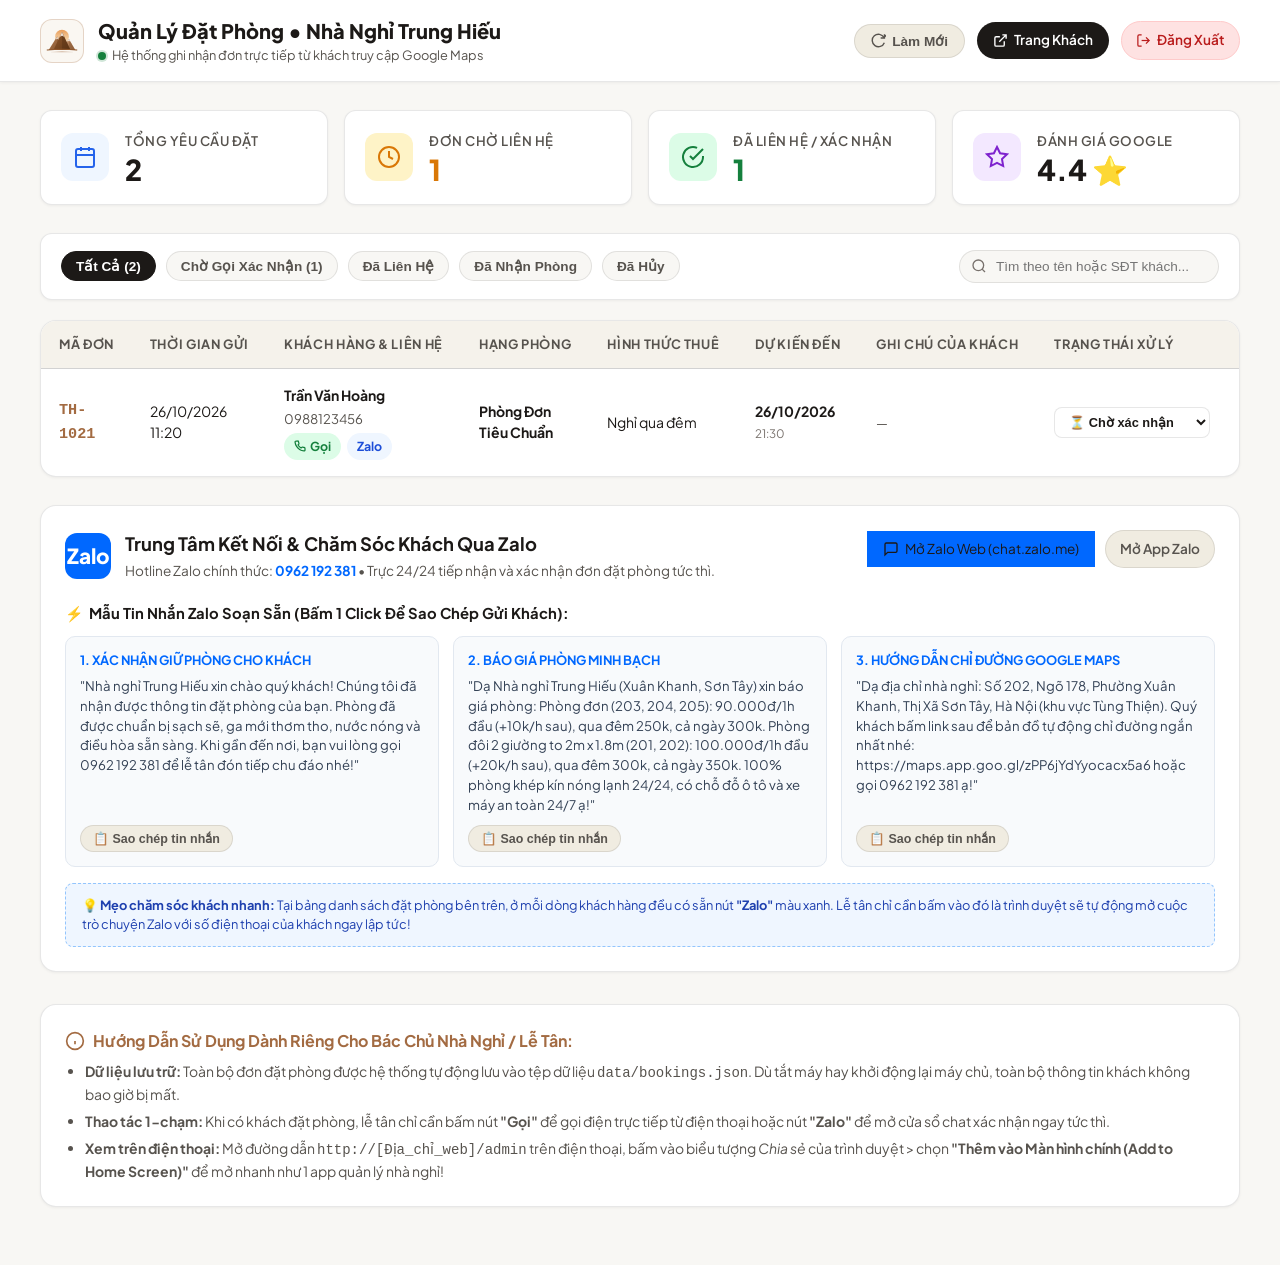
<file: src/main/resources/templates/admin.html>
<!DOCTYPE html>
<html lang="vi" xmlns:th="http://www.thymeleaf.org">
<head>
    <meta charset="UTF-8">
    <meta http-equiv="Content-Type" content="text/html; charset=UTF-8">
    <meta name="viewport" content="width=device-width, initial-scale=1.0">
    <title>Hệ Thống Quản Lý Đặt Phòng - Nhà Nghỉ Trung Hiếu</title>
    
    <!-- Favicon & Google Fonts -->
    <link rel="icon" type="image/svg+xml" href="/images/logo-bavi.svg">
    <link rel="preconnect" href="https://fonts.googleapis.com">
    <link rel="preconnect" href="https://fonts.gstatic.com" crossorigin>
    <link href="https://fonts.googleapis.com/css2?family=Plus+Jakarta+Sans:wght@400;500;600;700;800&display=swap" rel="stylesheet">

    <style>
        :root {
            --font-main: 'Plus Jakarta Sans', -apple-system, BlinkMacSystemFont, sans-serif;
            --bg-primary: #F8F7F4;
            --bg-surface: #FFFFFF;
            --bg-subtle: #F0ECE1;
            --text-main: #1C1917;
            --text-muted: #57534E;
            --text-light: #78716C;
            --accent-wood: #A36B42;
            --accent-wood-hover: #8B562F;
            --brand-green: #15803D;
            --brand-green-bg: #DCFCE7;
            --badge-warning-bg: #FEF3C7;
            --badge-warning-text: #B45309;
            --badge-danger-bg: #FEE2E2;
            --badge-danger-text: #B91C1C;
            --border: rgba(28, 25, 23, 0.1);
            --shadow-sm: 0 1px 3px rgba(0,0,0,0.05);
            --shadow-md: 0 4px 12px rgba(0,0,0,0.06);
            --radius-sm: 8px;
            --radius-md: 12px;
            --radius-lg: 16px;
            --radius-full: 9999px;
        }

        *, *::before, *::after {
            box-sizing: border-box;
            margin: 0;
            padding: 0;
        }

        body {
            font-family: var(--font-main);
            background-color: var(--bg-primary);
            color: var(--text-main);
            line-height: 1.5;
            padding-bottom: 60px;
        }

        a {
            color: inherit;
            text-decoration: none;
        }

        .container {
            max-width: 1240px;
            margin: 0 auto;
            padding: 0 20px;
        }

        /* Top Header */
        .admin-header {
            background: var(--bg-surface);
            border-bottom: 1px solid var(--border);
            padding: 16px 0;
            position: sticky;
            top: 0;
            z-index: 100;
            box-shadow: var(--shadow-sm);
        }

        .admin-header-wrap {
            display: flex;
            align-items: center;
            justify-content: space-between;
            flex-wrap: wrap;
            gap: 16px;
        }

        .admin-title-area {
            display: flex;
            align-items: center;
            gap: 14px;
        }

        .admin-logo-badge {
            width: 44px;
            height: 44px;
            border-radius: var(--radius-md);
            background: var(--accent-wood);
            color: #FFFFFF;
            display: flex;
            align-items: center;
            justify-content: center;
            font-weight: 800;
            font-size: 1.1rem;
        }

        .admin-title-area h1 {
            font-size: 1.25rem;
            font-weight: 800;
            color: var(--text-main);
        }

        .admin-title-area p {
            font-size: 0.8rem;
            color: var(--text-muted);
            display: flex;
            align-items: center;
            gap: 6px;
        }

        .status-dot {
            width: 8px;
            height: 8px;
            background: var(--brand-green);
            border-radius: 50%;
            display: inline-block;
            box-shadow: 0 0 0 2px rgba(21, 128, 61, 0.2);
        }

        .admin-header-actions {
            display: flex;
            align-items: center;
            gap: 12px;
        }

        .btn-live-reload {
            display: inline-flex;
            align-items: center;
            gap: 6px;
            padding: 8px 16px;
            border-radius: var(--radius-full);
            background: var(--bg-subtle);
            border: 1px solid var(--border);
            font-size: 0.85rem;
            font-weight: 600;
            color: var(--text-muted);
            cursor: pointer;
            transition: all 0.2s;
        }

        .btn-live-reload:hover {
            background: #E5DFD3;
            color: var(--text-main);
        }

        .btn-view-site {
            display: inline-flex;
            align-items: center;
            gap: 6px;
            padding: 8px 16px;
            border-radius: var(--radius-full);
            background: var(--text-main);
            color: #FFFFFF;
            font-size: 0.85rem;
            font-weight: 600;
            transition: all 0.2s;
        }

        .btn-view-site:hover {
            background: var(--accent-wood);
        }

        .btn-logout {
            display: inline-flex;
            align-items: center;
            gap: 6px;
            padding: 8px 14px;
            border-radius: var(--radius-full);
            background: #FEE2E2;
            color: #B91C1C;
            font-size: 0.85rem;
            font-weight: 600;
            transition: all 0.2s;
            border: 1px solid #FECACA;
        }

        .btn-logout:hover {
            background: #FCA5A5;
            color: #7F1D1D;
        }

        /* KPI Stats Grid */
        .kpi-section {
            padding: 28px 0;
        }

        .kpi-grid {
            display: grid;
            grid-template-columns: repeat(1, 1fr);
            gap: 16px;
        }

        @media (min-width: 640px) {
            .kpi-grid {
                grid-template-columns: repeat(2, 1fr);
            }
        }

        @media (min-width: 1024px) {
            .kpi-grid {
                grid-template-columns: repeat(4, 1fr);
            }
        }

        .kpi-card {
            background: var(--bg-surface);
            border: 1px solid var(--border);
            border-radius: var(--radius-md);
            padding: 20px;
            box-shadow: var(--shadow-sm);
            display: flex;
            align-items: center;
            gap: 16px;
            transition: transform 0.2s, box-shadow 0.2s;
        }

        .kpi-card:hover {
            transform: translateY(-2px);
            box-shadow: var(--shadow-md);
        }

        .kpi-icon {
            width: 48px;
            height: 48px;
            border-radius: var(--radius-md);
            display: flex;
            align-items: center;
            justify-content: center;
            flex-shrink: 0;
        }

        .kpi-icon.blue { background: #EFF6FF; color: #2563EB; }
        .kpi-icon.amber { background: #FEF3C7; color: #D97706; }
        .kpi-icon.green { background: #DCFCE7; color: #15803D; }
        .kpi-icon.purple { background: #F3E8FF; color: #7E22CE; }

        .kpi-info h3 {
            font-size: 0.825rem;
            color: var(--text-muted);
            font-weight: 600;
            text-transform: uppercase;
            letter-spacing: 0.04em;
            margin-bottom: 4px;
        }

        .kpi-info .number {
            font-size: 1.8rem;
            font-weight: 800;
            color: var(--text-main);
            line-height: 1;
        }

        /* Filter & Search Bar */
        .filter-bar {
            background: var(--bg-surface);
            border: 1px solid var(--border);
            border-radius: var(--radius-md);
            padding: 16px 20px;
            margin-bottom: 20px;
            display: flex;
            align-items: center;
            justify-content: space-between;
            flex-wrap: wrap;
            gap: 14px;
            box-shadow: var(--shadow-sm);
        }

        .filter-group {
            display: flex;
            align-items: center;
            gap: 10px;
            flex-wrap: wrap;
        }

        .filter-btn {
            padding: 6px 14px;
            border-radius: var(--radius-full);
            border: 1px solid var(--border);
            background: var(--bg-primary);
            font-size: 0.85rem;
            font-weight: 600;
            color: var(--text-muted);
            cursor: pointer;
            transition: all 0.2s;
        }

        .filter-btn.active, .filter-btn:hover {
            background: var(--text-main);
            color: #FFFFFF;
            border-color: var(--text-main);
        }

        .search-box {
            position: relative;
            min-width: 260px;
        }

        .search-input {
            width: 100%;
            padding: 8px 14px 8px 36px;
            border-radius: var(--radius-full);
            border: 1px solid var(--border);
            background: var(--bg-primary);
            font-size: 0.85rem;
            outline: none;
        }

        .search-input:focus {
            border-color: var(--accent-wood);
            background: #FFFFFF;
        }

        .search-icon {
            position: absolute;
            left: 12px;
            top: 50%;
            transform: translateY(-50%);
            color: var(--text-light);
            pointer-events: none;
        }

        /* Table Card */
        .table-card {
            background: var(--bg-surface);
            border: 1px solid var(--border);
            border-radius: var(--radius-lg);
            overflow: hidden;
            box-shadow: var(--shadow-sm);
        }

        .table-responsive {
            width: 100%;
            overflow-x: auto;
        }

        table {
            width: 100%;
            border-collapse: collapse;
            text-align: left;
            font-size: 0.875rem;
        }

        thead {
            background: #F5F2EB;
            border-bottom: 1px solid var(--border);
        }

        th {
            padding: 14px 18px;
            font-size: 0.8rem;
            font-weight: 700;
            text-transform: uppercase;
            letter-spacing: 0.05em;
            color: var(--text-muted);
            white-space: nowrap;
        }

        td {
            padding: 16px 18px;
            border-bottom: 1px solid var(--border);
            vertical-align: middle;
        }

        tr:last-child td {
            border-bottom: none;
        }

        tr:hover td {
            background-color: #FAF8F5;
        }

        .booking-id-badge {
            font-weight: 700;
            color: var(--accent-wood);
            font-family: monospace;
            font-size: 0.95rem;
        }

        .guest-name {
            font-weight: 700;
            color: var(--text-main);
            display: block;
            margin-bottom: 2px;
        }

        .guest-phone {
            font-size: 0.825rem;
            color: var(--text-muted);
        }

        .action-pill-group {
            display: inline-flex;
            gap: 6px;
            margin-top: 4px;
        }

        .btn-action-phone {
            display: inline-flex;
            align-items: center;
            gap: 4px;
            padding: 4px 10px;
            background: var(--brand-green-bg);
            color: var(--brand-green);
            border-radius: var(--radius-full);
            font-size: 0.775rem;
            font-weight: 700;
            transition: all 0.2s;
        }

        .btn-action-phone:hover {
            background: var(--brand-green);
            color: #FFFFFF;
        }

        .btn-action-zalo {
            display: inline-flex;
            align-items: center;
            gap: 4px;
            padding: 4px 10px;
            background: #EFF6FF;
            color: #1D4ED8;
            border-radius: var(--radius-full);
            font-size: 0.775rem;
            font-weight: 700;
            transition: all 0.2s;
        }

        .btn-action-zalo:hover {
            background: #1D4ED8;
            color: #FFFFFF;
        }

        /* Status Badges & Selects */
        .status-select {
            padding: 6px 10px;
            border-radius: var(--radius-sm);
            font-size: 0.8rem;
            font-weight: 700;
            border: 1px solid var(--border);
            outline: none;
            cursor: pointer;
            background-color: var(--bg-surface);
            color: var(--text-main);
            transition: all 0.2s;
        }

        .status-select.pending {
            background: var(--badge-warning-bg);
            color: var(--badge-warning-text);
            border-color: #FCD34D;
        }

        .status-select.confirmed {
            background: var(--brand-green-bg);
            color: var(--brand-green);
            border-color: #86EFAC;
        }

        .status-select.completed {
            background: #EFF6FF;
            color: #1E40AF;
            border-color: #BFDBFE;
        }

        .status-select.cancelled {
            background: var(--badge-danger-bg);
            color: var(--badge-danger-text);
            border-color: #FCA5A5;
        }

        .btn-delete-booking {
            background: none;
            border: none;
            color: var(--text-light);
            cursor: pointer;
            padding: 6px;
            border-radius: 4px;
            transition: all 0.2s;
        }

        .btn-delete-booking:hover {
            color: #DC2626;
            background: #FEE2E2;
        }

        /* Guide Card */
        .owner-guide-box {
            margin-top: 32px;
            background: var(--bg-surface);
            border: 1px solid var(--border);
            border-radius: var(--radius-lg);
            padding: 24px;
            box-shadow: var(--shadow-sm);
        }

        .owner-guide-box h4 {
            font-size: 1rem;
            font-weight: 700;
            margin-bottom: 8px;
            display: flex;
            align-items: center;
            gap: 8px;
            color: var(--accent-wood);
        }

        .owner-guide-box ul {
            padding-left: 20px;
            color: var(--text-muted);
            font-size: 0.875rem;
            display: flex;
            flex-direction: column;
            gap: 6px;
        }

        /* Empty State */
        .empty-state {
            padding: 60px 20px;
            text-align: center;
            color: var(--text-muted);
        }
    </style>
</head>
<body>

    <!-- Header -->
    <header class="admin-header">
        <div class="container admin-header-wrap">
            <div class="admin-title-area">
                <div class="admin-logo-badge" style="padding: 4px; background: #FAF7F2; border: 1px solid rgba(163, 107, 66, 0.25);">
                    <img src="/images/logo-bavi.svg" alt="Núi Ba Vì" width="36" height="36" style="width: 100%; height: 100%; object-fit: contain;">
                </div>
                <div>
                    <h1>Quản Lý Đặt Phòng • Nhà Nghỉ Trung Hiếu</h1>
                    <p>
                        <span class="status-dot"></span>
                        Hệ thống ghi nhận đơn trực tiếp từ khách truy cập Google Maps
                    </p>
                </div>
            </div>

            <div class="admin-header-actions">
                <button class="btn-live-reload" id="btnReload" onclick="location.reload();">
                    <svg width="15" height="15" viewBox="0 0 24 24" fill="none" stroke="currentColor" stroke-width="2.2"><path d="M21.5 2v6h-6M21.34 15.57a10 10 0 1 1-.57-8.38l5.67-5.67"/></svg>
                    Làm Mới
                </button>
                <a href="/" target="_blank" class="btn-view-site">
                    <svg width="15" height="15" viewBox="0 0 24 24" fill="none" stroke="currentColor" stroke-width="2.2"><path d="M18 13v6a2 2 0 0 1-2 2H5a2 2 0 0 1-2-2V8a2 2 0 0 1 2-2h6M15 3h6v6M10 14L21 3"/></svg>
                    Trang Khách
                </a>
                <a href="/admin/logout" class="btn-logout" title="Đăng xuất khỏi phiên quản trị">
                    <svg width="15" height="15" viewBox="0 0 24 24" fill="none" stroke="currentColor" stroke-width="2"><path d="M9 21H5a2 2 0 0 1-2-2V5a2 2 0 0 1 2-2h4"/><polyline points="16 17 21 12 16 7"/><line x1="21" y1="12" x2="9" y2="12"/></svg>
                    Đăng Xuất
                </a>
            </div>
        </div>
    </header>

    <main class="container">
        <!-- KPI Summary Cards -->
        <section class="kpi-section">
            <div class="kpi-grid">
                <div class="kpi-card">
                    <div class="kpi-icon blue">
                        <svg width="24" height="24" viewBox="0 0 24 24" fill="none" stroke="currentColor" stroke-width="2"><rect x="3" y="4" width="18" height="18" rx="2" ry="2"/><line x1="16" y1="2" x2="16" y2="6"/><line x1="8" y1="2" x2="8" y2="6"/><line x1="3" y1="10" x2="21" y2="10"/></svg>
                    </div>
                    <div class="kpi-info">
                        <h3>Tổng Yêu Cầu Đặt</h3>
                        <div class="number" th:text="${stats.total}">2</div>
                    </div>
                </div>

                <div class="kpi-card">
                    <div class="kpi-icon amber">
                        <svg width="24" height="24" viewBox="0 0 24 24" fill="none" stroke="currentColor" stroke-width="2"><circle cx="12" cy="12" r="10"/><polyline points="12 6 12 12 16 14"/></svg>
                    </div>
                    <div class="kpi-info">
                        <h3>Đơn Chờ Liên Hệ</h3>
                        <div class="number" style="color: #D97706;" th:text="${stats.pending}">1</div>
                    </div>
                </div>

                <div class="kpi-card">
                    <div class="kpi-icon green">
                        <svg width="24" height="24" viewBox="0 0 24 24" fill="none" stroke="currentColor" stroke-width="2"><path d="M22 11.08V12a10 10 0 1 1-5.93-9.14"/><polyline points="22 4 12 14.01 9 11.01"/></svg>
                    </div>
                    <div class="kpi-info">
                        <h3>Đã Liên Hệ / Xác Nhận</h3>
                        <div class="number" style="color: #15803D;" th:text="${stats.confirmed}">1</div>
                    </div>
                </div>

                <div class="kpi-card">
                    <div class="kpi-icon purple">
                        <svg width="24" height="24" viewBox="0 0 24 24" fill="none" stroke="currentColor" stroke-width="2"><polygon points="12 2 15.09 8.26 22 9.27 17 14.14 18.18 21.02 12 17.77 5.82 21.02 7 14.14 2 9.27 8.91 8.26 12 2"/></svg>
                    </div>
                    <div class="kpi-info">
                        <h3>Đánh Giá Google</h3>
                        <div class="number">4.4 ⭐</div>
                    </div>
                </div>
            </div>
        </section>

        <!-- Filter & Search Bar -->
        <div class="filter-bar">
            <div class="filter-group">
                <button class="filter-btn active" onclick="filterBookings('ALL', this)">Tất Cả (<span th:text="${stats.total}">2</span>)</button>
                <button class="filter-btn" onclick="filterBookings('CHỜ XÁC NHẬN', this)">Chờ Gọi Xác Nhận (<span th:text="${stats.pending}">1</span>)</button>
                <button class="filter-btn" onclick="filterBookings('ĐÃ LIÊN HỆ', this)">Đã Liên Hệ</button>
                <button class="filter-btn" onclick="filterBookings('ĐÃ NHẬN PHÒNG', this)">Đã Nhận Phòng</button>
                <button class="filter-btn" onclick="filterBookings('ĐÃ HỦY', this)">Đã Hủy</button>
            </div>

            <div class="search-box">
                <svg class="search-icon" width="16" height="16" viewBox="0 0 24 24" fill="none" stroke="currentColor" stroke-width="2"><circle cx="11" cy="11" r="8"/><line x1="21" y1="21" x2="16.65" y2="16.65"/></svg>
                <input type="text" id="searchInput" class="search-input" placeholder="Tìm theo tên hoặc SĐT khách..." onkeyup="searchBookings()">
            </div>
        </div>

        <!-- Bookings Table -->
        <div class="table-card">
            <div class="table-responsive">
                <table id="bookingsTable">
                    <thead>
                        <tr>
                            <th>Mã Đơn</th>
                            <th>Thời Gian Gửi</th>
                            <th>Khách Hàng & Liên Hệ</th>
                            <th>Hạng Phòng</th>
                            <th>Hình Thức Thuê</th>
                            <th>Dự Kiến Đến</th>
                            <th>Ghi Chú Của Khách</th>
                            <th>Trạng Thái Xử Lý</th>
                            <th>Xóa</th>
                        </tr>
                    </thead>
                    <tbody>
                        <tr th:each="b : ${bookings}" th:attr="data-status=${b.status}">
                            <td>
                                <span class="booking-id-badge" th:text="${b.id}">TH-1021</span>
                            </td>
                            <td>
                                <span th:text="${b.createdAt}">26/10/2026 11:20</span>
                            </td>
                            <td>
                                <span class="guest-name" th:text="${b.fullName}">Trần Văn Hoàng</span>
                                <span class="guest-phone" th:text="${b.phone}">0988123456</span>
                                <div class="action-pill-group">
                                    <a th:href="'tel:' + ${b.phone}" class="btn-action-phone" title="Gọi ngay cho khách">
                                        <svg width="12" height="12" viewBox="0 0 24 24" fill="none" stroke="currentColor" stroke-width="2.5"><path d="M22 16.92v3a2 2 0 0 1-2.18 2 19.79 19.79 0 0 1-8.63-3.07 19.5 19.5 0 0 1-6-6 19.79 19.79 0 0 1-3.07-8.67A2 2 0 0 1 4.11 2h3a2 2 0 0 1 2 1.72 12.84 12.84 0 0 0 .7 2.81 2 2 0 0 1-.45 2.11L8.09 9.91a16 16 0 0 0 6 6l1.27-1.27a2 2 0 0 1 2.11-.45 12.84 12.84 0 0 0 2.81.7A2 2 0 0 1 22 16.92z"/></svg>
                                        Gọi
                                    </a>
                                    <a th:href="'https://zalo.me/' + ${b.phone}" target="_blank" class="btn-action-zalo" title="Nhắn tin Zalo với khách">
                                        Zalo
                                    </a>
                                </div>
                            </td>
                            <td>
                                <strong th:text="${b.roomType}">Phòng Đơn Tiêu Chuẩn</strong>
                            </td>
                            <td>
                                <span th:text="${b.rentalType}">Nghỉ qua đêm</span>
                            </td>
                            <td>
                                <div><strong th:text="${b.checkInDate}">26/10/2026</strong></div>
                                <small style="color: var(--text-light);" th:text="${b.checkInTime}">21:30</small>
                            </td>
                            <td>
                                <span style="font-size: 0.825rem; color: var(--text-muted);" th:text="${b.note != null and !b.note.isBlank() ? b.note : '—'}">—</span>
                            </td>
                            <td>
                                <select class="status-select" 
                                        th:classappend="${b.status == 'CHỜ XÁC NHẬN' ? 'pending' : (b.status == 'ĐÃ LIÊN HỆ' ? 'confirmed' : (b.status == 'ĐÃ NHẬN PHÒNG' ? 'completed' : 'cancelled'))}"
                                        th:attr="onchange='changeStatus(\'' + ${b.id} + '\', this)'">
                                    <option value="CHỜ XÁC NHẬN" th:selected="${b.status == 'CHỜ XÁC NHẬN'}">⏳ Chờ xác nhận</option>
                                    <option value="ĐÃ LIÊN HỆ" th:selected="${b.status == 'ĐÃ LIÊN HỆ'}">📞 Đã liên hệ</option>
                                    <option value="ĐÃ NHẬN PHÒNG" th:selected="${b.status == 'ĐÃ NHẬN PHÒNG'}">🔑 Đã nhận phòng</option>
                                    <option value="ĐÃ HỦY" th:selected="${b.status == 'ĐÃ HỦY'}">❌ Đã hủy đơn</option>
                                </select>
                            </td>
                            <td>
                                <button class="btn-delete-booking" th:attr="onclick='deleteBookingRow(\'' + ${b.id} + '\')'" title="Xóa đơn này">
                                    <svg width="16" height="16" viewBox="0 0 24 24" fill="none" stroke="currentColor" stroke-width="2"><polyline points="3 6 5 6 21 6"/><path d="M19 6v14a2 2 0 0 1-2 2H7a2 2 0 0 1-2-2V6m3 0V4a2 2 0 0 1 2-2h4a2 2 0 0 1 2 2v2"/><line x1="10" y1="11" x2="10" y2="17"/><line x1="14" y1="11" x2="14" y2="17"/></svg>
                                </button>
                            </td>
                        </tr>
                    </tbody>
                </table>
            </div>
        </div>

        <!-- Zalo Customer Care & Fast Response Card -->
        <div class="zalo-config-card" style="margin-top: 28px; background: var(--bg-surface); border: 1px solid var(--border); border-radius: var(--radius-lg); padding: 24px; box-shadow: var(--shadow-sm);">
            <div style="display: flex; align-items: flex-start; justify-content: space-between; flex-wrap: wrap; gap: 16px; margin-bottom: 20px;">
                <div style="display: flex; align-items: center; gap: 14px;">
                    <div style="width: 46px; height: 46px; border-radius: 12px; background: #0068FF; display: flex; align-items: center; justify-content: center; color: white; font-weight: 800; font-size: 1.3rem;">
                        Zalo
                    </div>
                    <div>
                        <h3 style="font-size: 1.15rem; font-weight: 700; color: var(--text-main); margin: 0 0 4px 0;">Trung Tâm Kết Nối & Chăm Sóc Khách Qua Zalo</h3>
                        <p style="font-size: 0.85rem; color: var(--text-muted); margin: 0;">Hotline Zalo chính thức: <strong style="color: #0068FF;">0962 192 381</strong> • Trực 24/24 tiếp nhận và xác nhận đơn đặt phòng tức thì.</p>
                    </div>
                </div>
                <div style="display: flex; align-items: center; gap: 10px;">
                    <a href="https://chat.zalo.me" target="_blank" rel="noopener" class="btn-primary" style="background: #0068FF; border-color: #0068FF; display: inline-flex; align-items: center; gap: 6px; padding: 8px 16px; font-size: 0.85rem;">
                        <svg width="16" height="16" viewBox="0 0 24 24" fill="none" stroke="currentColor" stroke-width="2"><path d="M21 15a2 2 0 0 1-2 2H7l-4 4V5a2 2 0 0 1 2-2h14a2 2 0 0 1 2 2z"></path></svg>
                        Mở Zalo Web (chat.zalo.me)
                    </a>
                    <a href="https://zalo.me/0962192381" target="_blank" rel="noopener" class="btn-live-reload" style="padding: 8px 14px; font-size: 0.85rem;">
                        Mở App Zalo
                    </a>
                </div>
            </div>

            <!-- Zalo Quick Reply Templates -->
            <div style="margin-top: 16px;">
                <h4 style="font-size: 0.925rem; font-weight: 700; color: var(--text-main); margin-bottom: 12px; display: flex; align-items: center; gap: 6px;">
                    <span>⚡</span> Mẫu Tin Nhắn Zalo Soạn Sẵn (Bấm 1 Click Để Sao Chép Gửi Khách):
                </h4>
                <div style="display: grid; grid-template-columns: repeat(auto-fit, minmax(300px, 1fr)); gap: 14px;">
                    <!-- Template 1 -->
                    <div style="background: #F8FAFC; border: 1px solid #E2E8F0; border-radius: 10px; padding: 14px; display: flex; flex-direction: column; justify-content: space-between;">
                        <div>
                            <div style="font-size: 0.8rem; font-weight: 700; color: #0068FF; margin-bottom: 6px; text-transform: uppercase;">1. Xác nhận giữ phòng cho khách</div>
                            <p id="zaloTpl1" style="font-size: 0.825rem; color: #334155; line-height: 1.5; margin-bottom: 10px;">"Nhà nghỉ Trung Hiếu xin chào quý khách! Chúng tôi đã nhận được thông tin đặt phòng của bạn. Phòng đã được chuẩn bị sạch sẽ, ga mới thơm tho, nước nóng và điều hòa sẵn sàng. Khi gần đến nơi, bạn vui lòng gọi 0962 192 381 để lễ tân đón tiếp chu đáo nhé!"</p>
                        </div>
                        <button type="button" class="btn-live-reload" onclick="copyZaloTemplate('zaloTpl1', this)" style="align-self: flex-start; padding: 5px 12px; font-size: 0.78rem;">
                            📋 Sao chép tin nhắn
                        </button>
                    </div>

                    <!-- Template 2 -->
                    <div style="background: #F8FAFC; border: 1px solid #E2E8F0; border-radius: 10px; padding: 14px; display: flex; flex-direction: column; justify-content: space-between;">
                        <div>
                            <div style="font-size: 0.8rem; font-weight: 700; color: #0068FF; margin-bottom: 6px; text-transform: uppercase;">2. Báo giá phòng minh bạch</div>
                            <p id="zaloTpl2" style="font-size: 0.825rem; color: #334155; line-height: 1.5; margin-bottom: 10px;">"Dạ Nhà nghỉ Trung Hiếu (Xuân Khanh, Sơn Tây) xin báo giá phòng: Phòng đơn (203, 204, 205): 90.000đ/1h đầu (+10k/h sau), qua đêm 250k, cả ngày 300k. Phòng đôi 2 giường to 2m x 1.8m (201, 202): 100.000đ/1h đầu (+20k/h sau), qua đêm 300k, cả ngày 350k. 100% phòng khép kín nóng lạnh 24/24, có chỗ đỗ ô tô và xe máy an toàn 24/7 ạ!"</p>
                        </div>
                        <button type="button" class="btn-live-reload" onclick="copyZaloTemplate('zaloTpl2', this)" style="align-self: flex-start; padding: 5px 12px; font-size: 0.78rem;">
                            📋 Sao chép tin nhắn
                        </button>
                    </div>

                    <!-- Template 3 -->
                    <div style="background: #F8FAFC; border: 1px solid #E2E8F0; border-radius: 10px; padding: 14px; display: flex; flex-direction: column; justify-content: space-between;">
                        <div>
                            <div style="font-size: 0.8rem; font-weight: 700; color: #0068FF; margin-bottom: 6px; text-transform: uppercase;">3. Hướng dẫn chỉ đường Google Maps</div>
                            <p id="zaloTpl3" style="font-size: 0.825rem; color: #334155; line-height: 1.5; margin-bottom: 10px;">"Dạ địa chỉ nhà nghỉ: Số 202, Ngõ 178, Phường Xuân Khanh, Thị Xã Sơn Tây, Hà Nội (khu vực Tùng Thiện). Quý khách bấm link sau để bản đồ tự động chỉ đường ngắn nhất nhé: https://maps.app.goo.gl/zPP6jYdYyocacx5a6 hoặc gọi 0962 192 381 ạ!"</p>
                        </div>
                        <button type="button" class="btn-live-reload" onclick="copyZaloTemplate('zaloTpl3', this)" style="align-self: flex-start; padding: 5px 12px; font-size: 0.78rem;">
                            📋 Sao chép tin nhắn
                        </button>
                    </div>
                </div>
            </div>

            <div style="margin-top: 16px; padding: 12px 16px; background: #EFF6FF; border-radius: 8px; border: 1px dashed #93C5FD; font-size: 0.8rem; color: #1E40AF;">
                💡 <strong>Mẹo chăm sóc khách nhanh:</strong> Tại bảng danh sách đặt phòng bên trên, ở mỗi dòng khách hàng đều có sẵn nút <strong>"Zalo"</strong> màu xanh. Lễ tân chỉ cần bấm vào đó là trình duyệt sẽ tự động mở cuộc trò chuyện Zalo với số điện thoại của khách ngay lập tức!
            </div>
        </div>

        <!-- Practical Guide for Motel Owner -->
        <div class="owner-guide-box">
            <h4>
                <svg width="20" height="20" viewBox="0 0 24 24" fill="none" stroke="currentColor" stroke-width="2"><circle cx="12" cy="12" r="10"/><line x1="12" y1="16" x2="12" y2="12"/><line x1="12" y1="8" x2="12.01" y2="8"/></svg>
                Hướng Dẫn Sử Dụng Dành Riêng Cho Bác Chủ Nhà Nghỉ / Lễ Tân:
            </h4>
            <ul>
                <li><strong>Dữ liệu lưu trữ:</strong> Toàn bộ đơn đặt phòng được hệ thống tự động lưu vào tệp dữ liệu <code>data/bookings.json</code>. Dù tắt máy hay khởi động lại máy chủ, toàn bộ thông tin khách không bao giờ bị mất.</li>
                <li><strong>Thao tác 1-chạm:</strong> Khi có khách đặt phòng, lễ tân chỉ cần bấm nút <strong>"Gọi"</strong> để gọi điện trực tiếp từ điện thoại hoặc nút <strong>"Zalo"</strong> để mở cửa sổ chat xác nhận ngay tức thì.</li>
                <li><strong>Xem trên điện thoại:</strong> Mở đường dẫn <code>http://[Địa_chỉ_web]/admin</code> trên điện thoại, bấm vào biểu tượng <i>Chia sẻ</i> của trình duyệt > chọn <strong>"Thêm vào Màn hình chính (Add to Home Screen)"</strong> để mở nhanh như 1 app quản lý nhà nghỉ!</li>
            </ul>
        </div>
    </main>

    <!-- JavaScript for Live Interactivity -->
    <script>
        // 1. Change Status via AJAX
        async function changeStatus(bookingId, selectElem) {
            const newStatus = selectElem.value;
            selectElem.className = 'status-select ' + 
                (newStatus === 'CHỜ XÁC NHẬN' ? 'pending' : 
                (newStatus === 'ĐÃ LIÊN HỆ' ? 'confirmed' : 
                (newStatus === 'ĐÃ NHẬN PHÒNG' ? 'completed' : 'cancelled')));

            try {
                const res = await fetch(`/api/admin/bookings/${bookingId}/status`, {
                    method: 'POST',
                    headers: {'Content-Type': 'application/json'},
                    body: JSON.stringify({ status: newStatus })
                });
                if (!res.ok) alert('Không thể cập nhật trạng thái');
            } catch (err) {
                console.error('Lỗi cập nhật:', err);
            }
        }

        // 2. Delete Booking via AJAX
        async function deleteBookingRow(bookingId) {
            if (!confirm(`Bạn có chắc chắn muốn xóa đơn đặt phòng ${bookingId}?`)) return;
            try {
                const res = await fetch(`/api/admin/bookings/${bookingId}`, {
                    method: 'DELETE'
                });
                if (res.ok) {
                    location.reload();
                } else {
                    alert('Lỗi xóa đơn');
                }
            } catch (err) {
                console.error('Lỗi xóa đơn:', err);
            }
        }

        // 3. Search Bookings
        function searchBookings() {
            const query = document.getElementById('searchInput').value.toLowerCase().trim();
            const rows = document.querySelectorAll('#bookingsTable tbody tr');
            rows.forEach(row => {
                const text = row.innerText.toLowerCase();
                row.style.display = text.includes(query) ? '' : 'none';
            });
        }

        // 4. Filter Bookings by Status
        function filterBookings(status, btn) {
            document.querySelectorAll('.filter-btn').forEach(b => b.classList.remove('active'));
            btn.classList.add('active');

            const rows = document.querySelectorAll('#bookingsTable tbody tr');
            rows.forEach(row => {
                const rowStatus = row.getAttribute('data-status');
                if (status === 'ALL' || rowStatus === status) {
                    row.style.display = '';
                } else {
                    row.style.display = 'none';
                }
            });
        }

        // 5. Zalo Template Copy Handler
        function copyZaloTemplate(elemId, btn) {
            const text = document.getElementById(elemId).innerText.replace(/^"|"$/g, '');
            navigator.clipboard.writeText(text).then(() => {
                const origText = btn.innerHTML;
                btn.innerHTML = '✓ Đã sao chép!';
                btn.style.color = '#15803D';
                btn.style.borderColor = '#15803D';
                setTimeout(() => {
                    btn.innerHTML = origText;
                    btn.style.color = '';
                    btn.style.borderColor = '';
                }, 2500);
            }).catch(err => {
                alert('Không thể sao chép, vui lòng bôi đen và copy tay.');
            });
        }

        // 6. Auto Poll every 15 seconds to check for new bookings
        let lastCount = document.querySelectorAll('#bookingsTable tbody tr').length;
        setInterval(async () => {
            try {
                const res = await fetch('/api/admin/stats');
                if (res.ok) {
                    const stats = await res.json();
                    if (stats.total > lastCount) {
                        location.reload();
                    }
                }
            } catch (e) {}
        }, 15000);
    </script>
</body>
</html>
</file>
<file: css/style.css>
/* ==========================================================================
   NHÀ NGHỈ TRUNG HIẾU - MINIMALIST DESIGN SYSTEM
   Phong cách tối giản, tinh tế, tối ưu cho người dùng từ Google Maps
   ========================================================================== */

:root {
  --font-main: 'Plus Jakarta Sans', -apple-system, BlinkMacSystemFont, 'Segoe UI', Roboto, Helvetica, Arial, sans-serif;

  /* Color Palette - Japandi / Warm Minimalist */
  --bg-primary: #FAF9F5;
  --bg-surface: #FFFFFF;
  --bg-subtle: #F3EFE6;
  --bg-accent: #EFE9DC;

  --text-main: #1F1D1A;
  --text-muted: #6B655B;
  --text-light: #948C7E;

  --accent-wood: #A36B42;
  --accent-wood-hover: #8B562F;
  --accent-wood-light: #F7EFE9;

  --brand-green: #2E7D5B;
  --brand-green-light: #EBF5F0;

  --color-gold: #D97706;
  --border-light: rgba(31, 29, 26, 0.08);
  --border-medium: rgba(31, 29, 26, 0.14);

  --shadow-sm: 0 1px 3px rgba(0, 0, 0, 0.04), 0 1px 2px rgba(0, 0, 0, 0.02);
  --shadow-md: 0 4px 14px rgba(31, 29, 26, 0.06);
  --shadow-lg: 0 12px 32px rgba(31, 29, 26, 0.08);

  --radius-sm: 8px;
  --radius-md: 14px;
  --radius-lg: 20px;
  --radius-full: 9999px;

  --container-max: 1240px;
  --transition: all 0.25s cubic-bezier(0.16, 1, 0.3, 1);
}

/* Base & Reset */
*, *::before, *::after {
  box-sizing: border-box;
  margin: 0;
  padding: 0;
}

html {
  scroll-behavior: smooth;
  font-size: 16px;
  -webkit-text-size-adjust: 100%;
}

body {
  font-family: var(--font-main);
  background-color: var(--bg-primary);
  color: var(--text-main);
  line-height: 1.6;
  -webkit-font-smoothing: antialiased;
  -moz-osx-font-smoothing: grayscale;
  padding-bottom: 70px;
}

@media (min-width: 992px) {
  body {
    padding-bottom: 0;
  }
}

a {
  color: inherit;
  text-decoration: none;
  transition: var(--transition);
}

img {
  max-width: 100%;
  height: auto;
  display: block;
}

button, input, select, textarea {
  font-family: inherit;
  font-size: inherit;
}

.container {
  width: 100%;
  max-width: var(--container-max);
  margin: 0 auto;
  padding: 0 20px;
}

/* ==========================================================================
   NAVIGATION BAR
   ========================================================================== */
.site-header {
  position: sticky;
  top: 0;
  z-index: 1000;
  background: rgba(250, 249, 245, 0.94);
  backdrop-filter: blur(16px);
  -webkit-backdrop-filter: blur(16px);
  border-bottom: 1px solid var(--border-light);
  transition: var(--transition);
}

.nav-wrap {
  display: flex;
  align-items: center;
  justify-content: space-between;
  height: 72px;
  gap: 16px;
}

.brand-logo {
  display: flex;
  align-items: center;
  gap: 12px;
  flex-shrink: 0;
  text-decoration: none;
}

.brand-emblem {
  width: 44px;
  height: 44px;
  border-radius: 12px;
  background: linear-gradient(135deg, #FAF7F2 0%, #EDE6D8 100%);
  border: 1px solid rgba(163, 107, 66, 0.22);
  display: flex;
  align-items: center;
  justify-content: center;
  box-shadow: 0 2px 8px rgba(163, 107, 66, 0.08);
  flex-shrink: 0;
  padding: 4px;
  transition: transform 0.2s ease;
}

.brand-logo:hover .brand-emblem {
  transform: scale(1.05);
}

.brand-emblem img,
.brand-emblem svg {
  width: 100%;
  height: 100%;
  object-fit: contain;
}

.brand-text-wrap {
  display: flex;
  flex-direction: column;
}

.brand-name {
  font-size: 1.2rem;
  font-weight: 800;
  letter-spacing: -0.02em;
  color: var(--text-main);
  white-space: nowrap;
  line-height: 1.2;
}

.brand-subtitle {
  font-size: 0.725rem;
  color: var(--text-muted);
  letter-spacing: 0.05em;
  text-transform: uppercase;
  font-weight: 600;
  white-space: nowrap;
}

.nav-links {
  display: none;
  gap: 18px;
  list-style: none;
  align-items: center;
}

.nav-links a {
  font-size: 0.885rem;
  font-weight: 600;
  color: var(--text-muted);
  white-space: nowrap;
  padding: 6px 4px;
}

.nav-links a:hover {
  color: var(--accent-wood);
}

.nav-actions {
  display: flex;
  align-items: center;
  gap: 10px;
  flex-shrink: 0;
}

.btn-header-call {
  display: inline-flex;
  align-items: center;
  gap: 8px;
  padding: 9px 16px;
  background-color: var(--text-main);
  color: #FFFFFF;
  border-radius: var(--radius-full);
  font-size: 0.85rem;
  font-weight: 700;
  white-space: nowrap;
  transition: var(--transition);
}

.btn-header-call:hover {
  background-color: var(--accent-wood);
  transform: translateY(-1px);
}

.btn-header-admin {
  display: inline-flex;
  align-items: center;
  gap: 6px;
  padding: 8px 12px;
  border-radius: var(--radius-full);
  border: 1px solid var(--border-medium);
  font-size: 0.8rem;
  font-weight: 600;
  color: var(--text-muted);
  background: var(--bg-surface);
  white-space: nowrap;
  transition: var(--transition);
}

.btn-header-admin:hover {
  color: var(--accent-wood);
  border-color: var(--accent-wood);
  background: var(--accent-wood-light);
}

.mobile-menu-btn {
  display: flex;
  flex-direction: column;
  justify-content: center;
  align-items: center;
  width: 40px;
  height: 40px;
  background: none;
  border: none;
  cursor: pointer;
  gap: 5px;
  flex-shrink: 0;
}

.mobile-menu-btn span {
  width: 22px;
  height: 2px;
  background-color: var(--text-main);
  transition: var(--transition);
}

@media (min-width: 1024px) {
  .nav-links {
    display: flex;
  }
  .mobile-menu-btn {
    display: none;
  }
}

@media (min-width: 1200px) {
  .nav-links {
    gap: 26px;
  }
  .nav-links a {
    font-size: 0.925rem;
  }
}

/* Mobile Drawer */
.mobile-nav-drawer {
  position: fixed;
  top: 72px;
  left: 0;
  right: 0;
  background: var(--bg-surface);
  border-bottom: 1px solid var(--border-light);
  padding: 24px 20px;
  box-shadow: var(--shadow-lg);
  display: none;
  flex-direction: column;
  gap: 16px;
  z-index: 999;
}

.mobile-nav-drawer.active {
  display: flex;
}

.mobile-nav-drawer a {
  font-size: 1.05rem;
  font-weight: 500;
  padding: 8px 0;
  border-bottom: 1px solid var(--border-light);
}

/* ==========================================================================
   HERO SECTION (Ảnh nền Núi Ba Vì hoàng hôn)
   ========================================================================== */
.hero-section {
  position: relative;
  padding: 65px 0 85px;
  background-image: 
    linear-gradient(135deg, rgba(15, 23, 42, 0.88) 0%, rgba(24, 33, 47, 0.82) 45%, rgba(15, 23, 42, 0.70) 100%),
    url('../images/bavi_sunset.jpg');
  background-size: cover;
  background-position: center bottom;
  background-repeat: no-repeat;
  color: #FFFFFF;
  overflow: hidden;
}

.hero-section::before {
  content: '';
  position: absolute;
  top: 0;
  left: 0;
  right: 0;
  bottom: 0;
  background: radial-gradient(circle at 80% 85%, rgba(245, 158, 11, 0.16), transparent 60%);
  pointer-events: none;
}

.hero-meta-badge {
  display: inline-flex;
  align-items: center;
  gap: 8px;
  background: rgba(255, 255, 255, 0.12);
  backdrop-filter: blur(10px);
  -webkit-backdrop-filter: blur(10px);
  border: 1px solid rgba(255, 255, 255, 0.25);
  padding: 7px 16px;
  border-radius: var(--radius-full);
  font-size: 0.85rem;
  font-weight: 600;
  color: #F8FAFC;
  margin-bottom: 22px;
  box-shadow: 0 4px 15px rgba(0, 0, 0, 0.2);
}

.hero-meta-badge .stars {
  color: #FBBF24;
  display: flex;
  align-items: center;
}

.hero-grid {
  display: grid;
  grid-template-columns: 1fr;
  gap: 40px;
  align-items: center;
  position: relative;
  z-index: 2;
}

@media (min-width: 992px) {
  .hero-grid {
    grid-template-columns: 1.1fr 0.9fr;
    gap: 60px;
  }
}

.hero-title {
  font-size: 2.5rem;
  font-weight: 800;
  letter-spacing: -0.03em;
  line-height: 1.2;
  color: #FFFFFF;
  margin-bottom: 18px;
  text-shadow: 0 3px 14px rgba(0, 0, 0, 0.5);
}

@media (min-width: 768px) {
  .hero-title {
    font-size: 3.3rem;
  }
}

.hero-title span {
  color: #F6AD55;
  text-shadow: 0 0 24px rgba(246, 173, 85, 0.4);
}

.hero-lead {
  font-size: 1.125rem;
  color: #E2E8F0;
  margin-bottom: 28px;
  max-width: 540px;
  line-height: 1.7;
  text-shadow: 0 1px 4px rgba(0, 0, 0, 0.35);
}

.hero-address-card {
  display: flex;
  align-items: flex-start;
  gap: 14px;
  background: rgba(255, 255, 255, 0.10);
  backdrop-filter: blur(12px);
  -webkit-backdrop-filter: blur(12px);
  border: 1px solid rgba(255, 255, 255, 0.22);
  padding: 16px 20px;
  border-radius: var(--radius-md);
  margin-bottom: 30px;
  box-shadow: 0 10px 30px rgba(0, 0, 0, 0.25);
}

.hero-address-card svg {
  flex-shrink: 0;
  margin-top: 3px;
  color: #F6AD55;
}

.hero-address-card strong {
  color: #FFFFFF;
  display: block;
  margin-bottom: 3px;
  font-size: 0.95rem;
}

.hero-address-card p {
  font-size: 0.95rem;
  color: #F1F5F9;
  line-height: 1.5;
  margin: 0;
}

.hero-address-card small {
  color: #CBD5E1 !important;
  font-size: 0.825rem;
}

.hero-cta-group {
  display: flex;
  flex-wrap: wrap;
  gap: 12px;
}

.btn-primary {
  display: inline-flex;
  align-items: center;
  justify-content: center;
  gap: 10px;
  background-color: var(--accent-wood);
  color: #FFFFFF;
  padding: 14px 26px;
  border-radius: var(--radius-full);
  font-weight: 600;
  font-size: 1rem;
  box-shadow: 0 4px 14px rgba(163, 107, 66, 0.35);
  transition: var(--transition);
}

.btn-primary:hover {
  background-color: var(--accent-wood-hover);
  transform: translateY(-2px);
  box-shadow: 0 6px 18px rgba(163, 107, 66, 0.45);
}

.btn-secondary {
  display: inline-flex;
  align-items: center;
  justify-content: center;
  gap: 10px;
  background-color: var(--bg-surface);
  color: var(--text-main);
  border: 1px solid var(--border-medium);
  padding: 14px 24px;
  border-radius: var(--radius-full);
  font-weight: 600;
  font-size: 1rem;
  transition: var(--transition);
}

.btn-secondary:hover {
  background-color: var(--bg-subtle);
  border-color: var(--text-main);
}

.hero-section .btn-secondary {
  background-color: rgba(255, 255, 255, 0.14);
  color: #FFFFFF;
  border: 1px solid rgba(255, 255, 255, 0.35);
  backdrop-filter: blur(8px);
  -webkit-backdrop-filter: blur(8px);
}

.hero-section .btn-secondary:hover {
  background-color: rgba(255, 255, 255, 0.26);
  border-color: #FFFFFF;
  color: #FFFFFF;
}

.btn-zalo {
  display: inline-flex;
  align-items: center;
  justify-content: center;
  gap: 8px;
  background-color: #0068FF;
  color: #FFFFFF;
  padding: 14px 22px;
  border-radius: var(--radius-full);
  font-weight: 600;
  font-size: 1rem;
  transition: var(--transition);
}

.btn-zalo:hover {
  background-color: #0053cc;
  transform: translateY(-2px);
}

.hero-visual {
  position: relative;
}

/* ==========================================================================
   HERO IMAGE FRAME & SLIDER
   ========================================================================== */
.hero-image-frame {
  position: relative;
  border-radius: var(--radius-lg);
  overflow: hidden;
  height: 480px;
  box-shadow: 0 24px 50px rgba(0, 0, 0, 0.45);
  border: 2px solid rgba(255, 255, 255, 0.22);
  background: #0f172a;
  user-select: none;
}

.hero-slider-track {
  position: relative;
  width: 100%;
  height: 100%;
}

.hero-slide {
  position: absolute;
  top: 0;
  left: 0;
  width: 100%;
  height: 100%;
  opacity: 0;
  visibility: hidden;
  transition: opacity 0.75s cubic-bezier(0.4, 0, 0.2, 1), transform 0.75s cubic-bezier(0.4, 0, 0.2, 1);
  transform: scale(1.04);
}

.hero-slide.active {
  opacity: 1;
  visibility: visible;
  transform: scale(1);
  z-index: 1;
}

.hero-slide img {
  width: 100%;
  height: 100%;
  object-fit: cover;
  object-position: center 38%;
  display: block;
}

.hero-slide-badge {
  position: absolute;
  top: 16px;
  left: 16px;
  background: rgba(15, 23, 42, 0.78);
  backdrop-filter: blur(8px);
  -webkit-backdrop-filter: blur(8px);
  border: 1px solid rgba(255, 255, 255, 0.25);
  color: #FFFFFF;
  font-size: 0.8rem;
  font-weight: 600;
  padding: 6px 14px;
  border-radius: var(--radius-full);
  z-index: 2;
  box-shadow: 0 4px 12px rgba(0, 0, 0, 0.35);
  letter-spacing: 0.02em;
  display: inline-flex;
  align-items: center;
  gap: 6px;
}

.hero-slide-badge::before {
  content: '📷';
  font-size: 0.85rem;
}

.hero-slider-btn {
  position: absolute;
  top: 50%;
  transform: translateY(-50%);
  width: 40px;
  height: 40px;
  border-radius: 50%;
  background: rgba(15, 23, 42, 0.7);
  backdrop-filter: blur(8px);
  -webkit-backdrop-filter: blur(8px);
  border: 1px solid rgba(255, 255, 255, 0.3);
  color: #FFFFFF;
  display: flex;
  align-items: center;
  justify-content: center;
  cursor: pointer;
  z-index: 5;
  transition: all 0.25s ease;
  opacity: 0;
}

.hero-slider-btn.prev {
  left: 14px;
}

.hero-slider-btn.next {
  right: 14px;
}

.hero-image-frame:hover .hero-slider-btn,
.hero-slider-btn:focus-visible {
  opacity: 1;
}

@media (max-width: 991px) {
  .hero-slider-btn {
    opacity: 0.85;
  }
}

.hero-slider-btn:hover {
  background: var(--accent-wood);
  border-color: var(--accent-wood);
  transform: translateY(-50%) scale(1.1);
  box-shadow: 0 4px 12px rgba(0, 0, 0, 0.3);
}

.hero-slider-dots {
  position: absolute;
  bottom: 84px;
  left: 50%;
  transform: translateX(-50%);
  display: flex;
  align-items: center;
  gap: 8px;
  z-index: 5;
  padding: 5px 12px;
  background: rgba(15, 23, 42, 0.55);
  backdrop-filter: blur(8px);
  -webkit-backdrop-filter: blur(8px);
  border-radius: var(--radius-full);
  border: 1px solid rgba(255, 255, 255, 0.15);
}

.hero-dot {
  width: 8px;
  height: 8px;
  border-radius: 50%;
  background: rgba(255, 255, 255, 0.45);
  border: none;
  padding: 0;
  cursor: pointer;
  transition: all 0.3s cubic-bezier(0.16, 1, 0.3, 1);
}

.hero-dot.active {
  background: #F6AD55;
  width: 24px;
  border-radius: 4px;
  box-shadow: 0 0 10px rgba(246, 173, 85, 0.5);
}

.hero-floating-card {
  position: absolute;
  bottom: 16px;
  left: 16px;
  right: 16px;
  background: rgba(255, 255, 255, 0.96);
  backdrop-filter: blur(14px);
  -webkit-backdrop-filter: blur(14px);
  padding: 14px 18px;
  border-radius: var(--radius-md);
  border: 1px solid rgba(255, 255, 255, 0.7);
  box-shadow: 0 10px 25px rgba(0, 0, 0, 0.35);
  display: flex;
  align-items: center;
  justify-content: space-between;
  z-index: 6;
}

.floating-info h4 {
  font-size: 0.925rem;
  font-weight: 700;
  color: var(--text-main);
}

.floating-info p {
  font-size: 0.8rem;
  color: var(--brand-green);
  font-weight: 600;
  display: flex;
  align-items: center;
  gap: 6px;
}

.floating-info p::before {
  content: '';
  display: inline-block;
  width: 8px;
  height: 8px;
  background-color: var(--brand-green);
  border-radius: 50%;
  animation: pulse 2s infinite;
}

@keyframes pulse {
  0% { transform: scale(0.95); opacity: 0.8; }
  50% { transform: scale(1.2); opacity: 1; }
  100% { transform: scale(0.95); opacity: 0.8; }
}

/* ==========================================================================
   FEATURES / HIGHLIGHTS BAR
   ========================================================================== */
.features-section {
  padding: 30px 0 60px;
}

.features-grid {
  display: grid;
  grid-template-columns: repeat(2, 1fr);
  gap: 16px;
}

@media (min-width: 768px) {
  .features-grid {
    grid-template-columns: repeat(4, 1fr);
    gap: 20px;
  }
}

.feature-box {
  background: var(--bg-surface);
  border: 1px solid var(--border-light);
  padding: 24px 20px;
  border-radius: var(--radius-md);
  transition: var(--transition);
  text-align: left;
}

.feature-box:hover {
  transform: translateY(-3px);
  border-color: var(--accent-wood);
  box-shadow: var(--shadow-md);
}

.feature-icon-wrap {
  width: 44px;
  height: 44px;
  border-radius: var(--radius-sm);
  background-color: var(--bg-subtle);
  color: var(--accent-wood);
  display: flex;
  align-items: center;
  justify-content: center;
  margin-bottom: 16px;
}

.feature-box h3 {
  font-size: 1rem;
  font-weight: 700;
  color: var(--text-main);
  margin-bottom: 6px;
}

.feature-box p {
  font-size: 0.85rem;
  color: var(--text-muted);
  line-height: 1.5;
}

/* ==========================================================================
   SECTION COMMON HEADERS
   ========================================================================== */
.section-header {
  text-align: center;
  max-width: 680px;
  margin: 0 auto 48px;
}

.section-label {
  display: inline-block;
  font-size: 0.775rem;
  font-weight: 700;
  text-transform: uppercase;
  letter-spacing: 0.08em;
  color: var(--accent-wood);
  margin-bottom: 10px;
}

.section-title {
  font-size: 2rem;
  font-weight: 800;
  letter-spacing: -0.02em;
  color: var(--text-main);
  margin-bottom: 14px;
  line-height: 1.3;
}

@media (min-width: 768px) {
  .section-title {
    font-size: 2.4rem;
  }
}

.section-desc {
  font-size: 1rem;
  color: var(--text-muted);
  line-height: 1.6;
}

/* ==========================================================================
   REAL PHOTOS GALLERY SHOWCASE (Từ Google Maps)
   ========================================================================== */
.real-gallery-section {
  padding: 60px 0;
  background-color: var(--bg-surface);
  border-top: 1px solid var(--border-light);
}

.gallery-grid {
  display: grid;
  grid-template-columns: 1fr;
  gap: 20px;
}

@media (min-width: 768px) {
  .gallery-grid {
    grid-template-columns: repeat(3, 1fr);
  }
}

.gallery-item {
  position: relative;
  border-radius: var(--radius-md);
  overflow: hidden;
  border: 1px solid var(--border-light);
  background: var(--bg-subtle);
  box-shadow: var(--shadow-sm);
  transition: var(--transition);
  display: flex;
  flex-direction: column;
}

.gallery-item:hover {
  transform: translateY(-4px);
  box-shadow: var(--shadow-md);
}

.gallery-item img {
  width: 100% !important;
  max-width: 100% !important;
  height: 320px !important;
  object-fit: cover !important;
  object-position: center 38%;
  display: block !important;
  flex-shrink: 0;
  transition: transform 0.4s ease;
}

.gallery-item:hover img {
  transform: scale(1.04);
}

.gallery-badge {
  position: absolute;
  top: 14px;
  left: 14px;
  background: rgba(31, 29, 26, 0.88);
  color: #FFFFFF;
  padding: 5px 12px;
  border-radius: var(--radius-full);
  font-size: 0.75rem;
  font-weight: 700;
  backdrop-filter: blur(6px);
  -webkit-backdrop-filter: blur(6px);
  border: 1px solid rgba(255, 255, 255, 0.25);
  box-shadow: 0 2px 8px rgba(0, 0, 0, 0.25);
  z-index: 5;
  pointer-events: none;
}

.gallery-caption {
  padding: 14px 16px;
  background: var(--bg-surface);
  font-size: 0.875rem;
  color: var(--text-muted);
  font-weight: 500;
  border-top: 1px solid var(--border-light);
}

/* ==========================================================================
   ROOMS SECTION
   ========================================================================== */
.rooms-section {
  padding: 80px 0;
  border-top: 1px solid var(--border-light);
  border-bottom: 1px solid var(--border-light);
}

.rooms-grid {
  display: grid;
  grid-template-columns: 1fr;
  gap: 32px;
}

@media (min-width: 992px) {
  .rooms-grid {
    grid-template-columns: repeat(3, 1fr);
  }
}

.room-card {
  background: var(--bg-surface);
  border: 1px solid var(--border-light);
  border-radius: var(--radius-lg);
  overflow: hidden;
  display: flex;
  flex-direction: column;
  transition: var(--transition);
  position: relative;
}

.room-card:hover {
  transform: translateY(-5px);
  box-shadow: var(--shadow-lg);
  border-color: rgba(163, 107, 66, 0.4);
}

.room-badge-popular {
  position: absolute;
  top: 16px;
  right: 16px;
  background: var(--accent-wood);
  color: #FFFFFF;
  padding: 4px 12px;
  border-radius: var(--radius-full);
  font-size: 0.75rem;
  font-weight: 700;
  text-transform: uppercase;
  letter-spacing: 0.04em;
  z-index: 2;
  box-shadow: var(--shadow-sm);
}

.room-card-img-wrap {
  position: relative;
  height: 270px;
  overflow: hidden;
  background: var(--bg-subtle);
}

.room-card-img-wrap img {
  width: 100%;
  height: 100%;
  object-fit: cover;
  object-position: center 38%;
  transition: transform 0.5s cubic-bezier(0.2, 0.8, 0.2, 1);
}

.room-card:hover .room-card-img-wrap img {
  transform: scale(1.05);
}

.room-card-body {
  padding: 24px;
  display: flex;
  flex-direction: column;
  flex-grow: 1;
}

.room-card-title {
  font-size: 1.25rem;
  font-weight: 700;
  color: var(--text-main);
  margin-bottom: 8px;
}

.room-card-desc {
  font-size: 0.875rem;
  color: var(--text-muted);
  line-height: 1.6;
  margin-bottom: 20px;
}

.room-pricing-box {
  background: var(--bg-primary);
  border: 1px solid var(--border-light);
  border-radius: var(--radius-sm);
  padding: 14px 16px;
  margin-bottom: 20px;
}

.price-row {
  display: flex;
  justify-content: space-between;
  align-items: center;
  font-size: 0.85rem;
  padding: 4px 0;
  border-bottom: 1px dashed var(--border-light);
}

.price-row:last-child {
  border-bottom: none;
}

.price-row .label {
  color: var(--text-muted);
}

.price-row .value {
  font-weight: 700;
  color: var(--accent-wood);
}

.room-amenities-list {
  list-style: none;
  margin-bottom: 24px;
  display: flex;
  flex-direction: column;
  gap: 8px;
}

.room-amenities-list li {
  font-size: 0.85rem;
  color: var(--text-muted);
  display: flex;
  align-items: center;
  gap: 8px;
}

.room-amenities-list li svg {
  color: var(--brand-green);
  flex-shrink: 0;
}

.room-card-footer {
  margin-top: auto;
  display: flex;
  gap: 10px;
}

.room-card-footer .btn-book-room {
  flex: 1;
  text-align: center;
  background-color: var(--text-main);
  color: #FFFFFF;
  padding: 12px 16px;
  border-radius: var(--radius-full);
  font-size: 0.9rem;
  font-weight: 600;
  border: none;
  cursor: pointer;
  transition: var(--transition);
}

.room-card-footer .btn-book-room:hover {
  background-color: var(--accent-wood);
}

.room-card-footer .btn-call-room {
  width: 44px;
  height: 44px;
  border-radius: 50%;
  border: 1px solid var(--border-medium);
  background: var(--bg-surface);
  display: flex;
  align-items: center;
  justify-content: center;
  color: var(--text-main);
  transition: var(--transition);
}

.room-card-footer .btn-call-room:hover {
  background-color: var(--accent-wood);
  color: #FFFFFF;
  border-color: var(--accent-wood);
}

/* ==========================================================================
   ROOM CAPACITY SUMMARY & 5-ROOM INVENTORY STRIP
   ========================================================================== */
.room-capacity-summary {
  display: grid;
  grid-template-columns: repeat(2, 1fr);
  gap: 12px;
  margin-bottom: 36px;
}

@media (min-width: 768px) {
  .room-capacity-summary {
    grid-template-columns: repeat(4, 1fr);
    gap: 16px;
  }
}

.capacity-pill {
  background: var(--bg-surface);
  border: 1px solid var(--border-light);
  border-radius: var(--radius-md);
  padding: 12px 14px;
  display: flex;
  align-items: center;
  gap: 12px;
  box-shadow: 0 2px 6px rgba(28, 25, 23, 0.03);
  transition: all 0.2s ease;
}

.capacity-pill:hover {
  transform: translateY(-2px);
  border-color: var(--accent-wood);
  box-shadow: 0 6px 14px rgba(163, 107, 66, 0.08);
}

.capacity-pill .pill-icon {
  font-size: 1.5rem;
  line-height: 1;
}

.capacity-pill .pill-info strong {
  display: block;
  font-size: 0.9rem;
  font-weight: 700;
  color: var(--text-main);
}

.capacity-pill .pill-info span {
  display: block;
  font-size: 0.775rem;
  color: var(--text-muted);
}

.room-badge-count {
  position: absolute;
  top: 14px;
  left: 14px;
  background: rgba(28, 25, 23, 0.82);
  backdrop-filter: blur(4px);
  -webkit-backdrop-filter: blur(4px);
  color: #FEF3C7;
  padding: 4px 10px;
  border-radius: var(--radius-full);
  font-size: 0.75rem;
  font-weight: 700;
  z-index: 2;
  box-shadow: var(--shadow-sm);
  border: 1px solid rgba(255, 255, 255, 0.15);
}

.room-meta-tags {
  display: flex;
  flex-wrap: wrap;
  gap: 6px;
  margin-bottom: 12px;
}

.room-meta-tag {
  display: inline-flex;
  align-items: center;
  gap: 4px;
  background: #F4EFE6;
  color: var(--accent-wood-dark);
  font-size: 0.775rem;
  font-weight: 600;
  padding: 3px 8px;
  border-radius: var(--radius-sm);
}

/* 5-Room Inventory Bar */
.room-inventory-bar {
  margin-top: 40px;
  background: var(--bg-surface);
  border: 1px solid var(--border-light);
  border-radius: var(--radius-lg);
  padding: 24px;
  box-shadow: 0 4px 14px rgba(28, 25, 23, 0.04);
}

.inventory-header {
  display: flex;
  align-items: center;
  justify-content: space-between;
  margin-bottom: 18px;
  flex-wrap: wrap;
  gap: 10px;
}

.inventory-header h3 {
  font-size: 1.15rem;
  font-weight: 800;
  color: var(--text-main);
  display: flex;
  align-items: center;
  gap: 8px;
}

.inventory-header span {
  font-size: 0.85rem;
  color: var(--text-muted);
  font-weight: 500;
}

.inventory-grid {
  display: grid;
  grid-template-columns: 1fr;
  gap: 12px;
}

@media (min-width: 640px) {
  .inventory-grid {
    grid-template-columns: repeat(2, 1fr);
  }
}

@media (min-width: 1024px) {
  .inventory-grid {
    grid-template-columns: repeat(5, 1fr);
  }
}

.inventory-item {
  background: #FAF8F5;
  border: 1px solid var(--border-light);
  border-radius: var(--radius-md);
  padding: 14px;
  display: flex;
  flex-direction: column;
  justify-content: space-between;
  gap: 10px;
  transition: all 0.2s ease;
  position: relative;
}

.inventory-item:hover {
  background: #FFFFFF;
  border-color: var(--accent-wood);
  box-shadow: 0 4px 12px rgba(163, 107, 66, 0.1);
  transform: translateY(-2px);
}

.inventory-item-top {
  display: flex;
  align-items: center;
  justify-content: space-between;
}

.inventory-room-code {
  font-size: 0.95rem;
  font-weight: 800;
  color: var(--text-main);
}

.inventory-type-badge {
  font-size: 0.7rem;
  font-weight: 700;
  padding: 2px 7px;
  border-radius: var(--radius-full);
}

.inventory-type-badge.single {
  background: #E0E7FF;
  color: #3730A3;
}

.inventory-type-badge.double {
  background: #FEF3C7;
  color: #92400E;
}

.inventory-desc {
  font-size: 0.775rem;
  color: var(--text-muted);
  line-height: 1.4;
}

.inventory-status-row {
  display: flex;
  align-items: center;
  justify-content: space-between;
  font-size: 0.75rem;
  padding-top: 8px;
  border-top: 1px dashed var(--border-light);
  gap: 6px;
}

.status-dot {
  display: inline-block;
  width: 7px;
  height: 7px;
  border-radius: 50%;
  background: #10B981;
  margin-right: 4px;
}

.inventory-bed-badge {
  display: inline-block;
  font-size: 0.72rem;
  font-weight: 700;
  color: var(--accent-wood-dark);
  background: rgba(163, 107, 66, 0.1);
  padding: 2px 6px;
  border-radius: var(--radius-sm);
  margin-bottom: 4px;
}

.btn-inventory-actions {
  display: flex;
  align-items: center;
  gap: 6px;
}

.btn-inventory-photo {
  background: #FFFFFF;
  border: 1px solid var(--border-medium);
  color: var(--text-muted);
  font-size: 0.72rem;
  font-weight: 600;
  padding: 3px 7px;
  border-radius: var(--radius-sm);
  cursor: pointer;
  display: inline-flex;
  align-items: center;
  gap: 3px;
  transition: all 0.2s ease;
}

.btn-inventory-photo:hover {
  background: #F4EFE6;
  border-color: var(--accent-wood);
  color: var(--accent-wood);
}

.btn-select-room {
  background: transparent;
  border: 1px solid var(--accent-wood);
  color: var(--accent-wood);
  font-size: 0.72rem;
  font-weight: 700;
  padding: 3px 8px;
  border-radius: var(--radius-sm);
  cursor: pointer;
  transition: all 0.2s ease;
  white-space: nowrap;
}

.btn-select-room:hover {
  background: var(--accent-wood);
  color: #FFFFFF;
}

/* ==========================================================================
   AMENITIES / CONVENIENCE GRID
   ========================================================================== */
.amenities-section {
  padding: 80px 0;
  background-color: var(--bg-surface);
}

.amenities-grid {
  display: grid;
  grid-template-columns: repeat(2, 1fr);
  gap: 16px;
}

@media (min-width: 768px) {
  .amenities-grid {
    grid-template-columns: repeat(3, 1fr);
    gap: 24px;
  }
}

.amenity-card {
  background: var(--bg-primary);
  border: 1px solid var(--border-light);
  padding: 24px;
  border-radius: var(--radius-md);
  display: flex;
  align-items: flex-start;
  gap: 16px;
  transition: var(--transition);
}

.amenity-card:hover {
  border-color: var(--accent-wood);
  box-shadow: var(--shadow-sm);
  transform: translateY(-2px);
}

.amenity-icon {
  width: 44px;
  height: 44px;
  border-radius: var(--radius-sm);
  background: var(--bg-subtle);
  color: var(--accent-wood);
  display: flex;
  align-items: center;
  justify-content: center;
  flex-shrink: 0;
}

.amenity-info h4 {
  font-size: 1rem;
  font-weight: 700;
  color: var(--text-main);
  margin-bottom: 4px;
}

.amenity-info p {
  font-size: 0.85rem;
  color: var(--text-muted);
  line-height: 1.5;
}

/* ==========================================================================
   LOCATION & DIRECTIONS SECTION
   ========================================================================== */
.location-section {
  padding: 80px 0;
  border-top: 1px solid var(--border-light);
}

.location-layout {
  display: grid;
  grid-template-columns: 1fr;
  gap: 36px;
  background: var(--bg-surface);
  border: 1px solid var(--border-light);
  border-radius: var(--radius-lg);
  padding: 24px;
  box-shadow: var(--shadow-md);
}

@media (min-width: 992px) {
  .location-layout {
    grid-template-columns: 1fr 1.1fr;
    padding: 36px;
    gap: 48px;
    align-items: center;
  }
}

.location-details {
  display: flex;
  flex-direction: column;
}

.location-details h3 {
  font-size: 1.8rem;
  font-weight: 800;
  color: var(--text-main);
  margin-bottom: 12px;
}

.location-details .lead-text {
  font-size: 0.95rem;
  color: var(--text-muted);
  margin-bottom: 24px;
  line-height: 1.6;
}

.location-info-list {
  display: flex;
  flex-direction: column;
  gap: 16px;
  margin-bottom: 28px;
}

.loc-item {
  display: flex;
  align-items: flex-start;
  gap: 12px;
}

.loc-item svg {
  color: var(--accent-wood);
  flex-shrink: 0;
  margin-top: 2px;
}

.loc-item-text strong {
  display: block;
  font-size: 0.925rem;
  color: var(--text-main);
  margin-bottom: 2px;
}

.loc-item-text span {
  font-size: 0.875rem;
  color: var(--text-muted);
}

.location-buttons {
  display: flex;
  flex-wrap: wrap;
  gap: 12px;
}

.map-container {
  height: 380px;
  border-radius: var(--radius-md);
  overflow: hidden;
  border: 1px solid var(--border-light);
  box-shadow: var(--shadow-sm);
  background: var(--bg-subtle);
  position: relative;
}

.map-container iframe {
  width: 100%;
  height: 100%;
  border: 0;
}

/* ==========================================================================
   GOOGLE MAPS REVIEWS SHOWCASE (Thực tế từ Google Maps)
   ========================================================================== */
.reviews-section {
  padding: 80px 0;
  background-color: var(--bg-surface);
  border-top: 1px solid var(--border-light);
}

.reviews-grid {
  display: grid;
  grid-template-columns: 1fr;
  gap: 20px;
}

@media (min-width: 768px) {
  .reviews-grid {
    grid-template-columns: repeat(3, 1fr);
  }
}

.review-card {
  background: var(--bg-primary);
  border: 1px solid var(--border-light);
  border-radius: var(--radius-md);
  padding: 24px;
  box-shadow: var(--shadow-sm);
  display: flex;
  flex-direction: column;
  transition: var(--transition);
}

.review-card:hover {
  transform: translateY(-3px);
  box-shadow: var(--shadow-md);
  border-color: rgba(163, 107, 66, 0.3);
}

.review-header {
  display: flex;
  align-items: center;
  gap: 12px;
  margin-bottom: 14px;
}

.review-avatar {
  width: 44px;
  height: 44px;
  border-radius: 50%;
  background: var(--bg-subtle);
  color: var(--accent-wood);
  display: flex;
  align-items: center;
  justify-content: center;
  font-weight: 700;
  font-size: 1rem;
}

.review-user-name {
  font-size: 0.95rem;
  font-weight: 700;
  color: var(--text-main);
  display: flex;
  align-items: center;
  gap: 6px;
}

.verified-icon {
  color: #1A73E8;
  display: inline-flex;
}

.review-user-date {
  font-size: 0.775rem;
  color: var(--text-light);
}

.review-stars {
  color: #F59E0B;
  display: flex;
  gap: 2px;
  margin-bottom: 12px;
}

.review-content {
  font-size: 0.9rem;
  color: var(--text-muted);
  line-height: 1.6;
  font-style: italic;
}

.review-owner-reply {
  margin-top: 14px;
  padding: 10px 14px;
  background: var(--bg-surface);
  border-left: 3px solid var(--accent-wood);
  border-radius: 0 var(--radius-sm) var(--radius-sm) 0;
  font-size: 0.8rem;
  color: var(--text-muted);
}

.review-owner-reply strong {
  display: block;
  color: var(--text-main);
  margin-bottom: 2px;
}

/* ==========================================================================
   BOOKING & CONSULTATION FORM
   ========================================================================== */
.booking-section {
  padding: 80px 0;
  border-top: 1px solid var(--border-light);
}

.booking-wrapper {
  max-width: 760px;
  margin: 0 auto;
  background: var(--bg-surface);
  border: 1px solid var(--border-light);
  border-radius: var(--radius-lg);
  padding: 32px 24px;
  box-shadow: var(--shadow-md);
}

@media (min-width: 768px) {
  .booking-wrapper {
    padding: 44px 40px;
  }
}

.form-grid {
  display: grid;
  grid-template-columns: 1fr;
  gap: 20px;
}

@media (min-width: 768px) {
  .form-grid {
    grid-template-columns: 1fr 1fr;
  }
}

.form-group {
  display: flex;
  flex-direction: column;
  gap: 6px;
}

.form-group.full-width {
  grid-column: 1 / -1;
}

.form-group label {
  font-size: 0.85rem;
  font-weight: 600;
  color: var(--text-main);
}

.form-control {
  width: 100%;
  padding: 12px 14px;
  border-radius: var(--radius-sm);
  border: 1px solid var(--border-medium);
  background: var(--bg-primary);
  color: var(--text-main);
  outline: none;
  transition: var(--transition);
}

.form-control:focus {
  border-color: var(--accent-wood);
  box-shadow: 0 0 0 3px rgba(163, 107, 66, 0.12);
}

textarea.form-control {
  resize: vertical;
  min-height: 90px;
}

.booking-alert {
  padding: 14px 18px;
  border-radius: var(--radius-sm);
  font-size: 0.9rem;
  margin-bottom: 20px;
  display: none;
}

.booking-alert.success {
  background-color: var(--brand-green-light);
  color: #134e4a;
  border: 1px solid #99f6e4;
  display: block;
}

.booking-alert.error {
  background-color: #fef2f2;
  color: #991b1b;
  border: 1px solid #fecaca;
  display: block;
}

.booking-submit-row {
  margin-top: 10px;
  display: flex;
  flex-direction: column;
  gap: 14px;
}

@media (min-width: 768px) {
  .booking-submit-row {
    flex-direction: row;
    align-items: center;
    justify-content: space-between;
  }
}

.booking-note {
  font-size: 0.8rem;
  color: var(--text-muted);
}

/* ==========================================================================
   FOOTER
   ========================================================================== */
.site-footer {
  background: #191715;
  color: #FAF9F5;
  padding: 60px 0 40px;
}

.footer-grid {
  display: grid;
  grid-template-columns: 1fr;
  gap: 40px;
  margin-bottom: 40px;
}

@media (min-width: 768px) {
  .footer-grid {
    grid-template-columns: 1.5fr 1fr 1fr;
  }
}

.footer-brand h3 {
  font-size: 1.4rem;
  font-weight: 700;
  margin-bottom: 10px;
  color: #FFFFFF;
}

.footer-brand p {
  color: #A8A29E;
  font-size: 0.9rem;
  line-height: 1.6;
  max-width: 360px;
  margin-bottom: 16px;
}

.footer-col h4 {
  font-size: 1rem;
  font-weight: 600;
  color: #FFFFFF;
  margin-bottom: 16px;
}

.footer-links {
  list-style: none;
  display: flex;
  flex-direction: column;
  gap: 10px;
}

.footer-links a {
  color: #A8A29E;
  font-size: 0.875rem;
}

.footer-links a:hover {
  color: #FFFFFF;
}

.footer-bottom {
  padding-top: 24px;
  border-top: 1px solid rgba(255, 255, 255, 0.1);
  display: flex;
  flex-direction: column;
  align-items: center;
  justify-content: space-between;
  gap: 12px;
  font-size: 0.825rem;
  color: #78716C;
}

@media (min-width: 768px) {
  .footer-bottom {
    flex-direction: row;
  }
}

/* ==========================================================================
   MOBILE STICKY ACTION BAR
   ========================================================================== */
.mobile-action-bar {
  position: fixed;
  bottom: 0;
  left: 0;
  right: 0;
  height: 64px;
  background: rgba(255, 255, 255, 0.95);
  backdrop-filter: blur(12px);
  -webkit-backdrop-filter: blur(12px);
  border-top: 1px solid var(--border-light);
  display: flex;
  align-items: center;
  justify-content: space-around;
  padding: 0 12px;
  z-index: 9999;
  box-shadow: 0 -4px 16px rgba(0, 0, 0, 0.06);
}

@media (min-width: 992px) {
  .mobile-action-bar {
    display: none;
  }
}

.mobile-action-item {
  display: flex;
  flex-direction: column;
  align-items: center;
  justify-content: center;
  gap: 4px;
  color: var(--text-muted);
  font-size: 0.725rem;
  font-weight: 600;
  flex: 1;
  padding: 6px 0;
}

.mobile-action-item svg {
  width: 20px;
  height: 20px;
}

.mobile-action-item.highlight {
  color: #FFFFFF;
  background-color: var(--accent-wood);
  border-radius: var(--radius-sm);
  padding: 8px 10px;
}

.mobile-action-item.highlight svg {
  color: #FFFFFF;
}

.mobile-action-item.call {
  color: var(--brand-green);
}

/* ==========================================================================
   TRUST & TRANSPARENCY BADGES (CHECKLIST AN TÂM)
   ========================================================================== */
.trust-badge-strip {
  padding: 28px 0 8px;
  background: #FAF8F4;
}

.trust-badges-grid {
  display: grid;
  grid-template-columns: repeat(2, 1fr);
  gap: 12px;
}

@media (min-width: 640px) {
  .trust-badges-grid {
    grid-template-columns: repeat(3, 1fr);
    gap: 14px;
  }
}

@media (min-width: 1024px) {
  .trust-badges-grid {
    grid-template-columns: repeat(6, 1fr);
    gap: 14px;
  }
}

.trust-badge-card {
  background: #FFFFFF;
  border: 1px solid var(--border-light);
  border-radius: var(--radius-md);
  padding: 14px 12px;
  display: flex;
  flex-direction: column;
  gap: 6px;
  box-shadow: 0 2px 6px rgba(28, 25, 23, 0.03);
  transition: transform 0.2s ease, box-shadow 0.2s ease;
}

.trust-badge-card:hover {
  transform: translateY(-2px);
  box-shadow: 0 6px 14px rgba(163, 107, 66, 0.08);
  border-color: rgba(163, 107, 66, 0.3);
}

.trust-icon {
  font-size: 1.5rem;
  line-height: 1;
}

.trust-text strong {
  display: block;
  font-size: 0.85rem;
  font-weight: 700;
  color: var(--text-main);
  margin-bottom: 2px;
}

.trust-text span {
  display: block;
  font-size: 0.75rem;
  color: var(--text-muted);
  line-height: 1.35;
}

/* ==========================================================================
   ATTRACTIONS & TOURISM DISTANCE GUIDE (CẨM NANG DU LỊCH SƠN TÂY - BA VÌ)
   ========================================================================== */
.attractions-section {
  padding: 72px 0;
  background-color: #F6F4ED;
}

.attractions-grid {
  display: grid;
  grid-template-columns: 1fr;
  gap: 18px;
  margin-top: 36px;
}

@media (min-width: 640px) {
  .attractions-grid {
    grid-template-columns: repeat(2, 1fr);
  }
}

@media (min-width: 1024px) {
  .attractions-grid {
    grid-template-columns: repeat(3, 1fr);
  }
}

.attraction-card {
  background: #FFFFFF;
  border: 1px solid var(--border-light);
  border-radius: var(--radius-lg);
  overflow: hidden;
  display: flex;
  flex-direction: column;
  justify-content: space-between;
  box-shadow: 0 4px 14px rgba(28, 25, 23, 0.05);
  transition: transform 0.25s ease, box-shadow 0.25s ease, border-color 0.25s ease;
}

.attraction-card:hover {
  transform: translateY(-4px);
  border-color: var(--accent-wood);
  box-shadow: 0 12px 28px rgba(163, 107, 66, 0.12);
}

.attraction-img-wrap {
  position: relative;
  width: 100%;
  height: 190px;
  overflow: hidden;
  background: #EDE8DE;
}

.attraction-img-wrap img {
  width: 100%;
  height: 100%;
  object-fit: cover;
  transition: transform 0.45s ease;
}

.attraction-card:hover .attraction-img-wrap img {
  transform: scale(1.06);
}

.attraction-img-badge {
  position: absolute;
  top: 12px;
  right: 12px;
  background: rgba(28, 25, 23, 0.82);
  backdrop-filter: blur(6px);
  -webkit-backdrop-filter: blur(6px);
  color: #FEF3C7;
  font-size: 0.78rem;
  font-weight: 700;
  padding: 5px 12px;
  border-radius: var(--radius-full);
  display: flex;
  align-items: center;
  gap: 5px;
  border: 1px solid rgba(255, 255, 255, 0.2);
  box-shadow: 0 2px 8px rgba(0, 0, 0, 0.2);
}

.attraction-body {
  padding: 20px;
  display: flex;
  flex-direction: column;
  flex-grow: 1;
  justify-content: space-between;
}

.attraction-card h3 {
  font-size: 1.15rem;
  font-weight: 700;
  color: var(--text-main);
  margin-bottom: 8px;
}

.attraction-desc {
  font-size: 0.86rem;
  color: var(--text-muted);
  line-height: 1.55;
  margin-bottom: 18px;
}

.attraction-route-link {
  display: inline-flex;
  align-items: center;
  gap: 6px;
  font-size: 0.84rem;
  font-weight: 700;
  color: var(--accent-wood);
  text-decoration: none;
  transition: color 0.2s;
  padding-top: 12px;
  border-top: 1px dashed var(--border-light);
}

.attraction-route-link:hover {
  color: var(--accent-wood-hover);
}

.price-hourly-note {
  font-size: 0.78rem;
  color: var(--accent-wood);
  font-weight: 600;
  margin-top: 4px;
  display: flex;
  align-items: center;
  gap: 4px;
}

/* ==========================================================================
   ROOM GALLERY MODAL
   ========================================================================== */
.btn-view-gallery {
  width: 100%;
  padding: 9px 12px;
  margin-top: 10px;
  background: #FAF7F2;
  border: 1px solid rgba(163, 107, 66, 0.3);
  color: var(--accent-wood);
  border-radius: var(--radius-md);
  font-size: 0.84rem;
  font-weight: 700;
  font-family: inherit;
  cursor: pointer;
  transition: all 0.2s ease;
  display: flex;
  align-items: center;
  justify-content: center;
  gap: 6px;
}

.btn-view-gallery:hover {
  background: var(--accent-wood);
  color: #FFFFFF;
}

.gallery-modal-overlay {
  position: fixed;
  top: 0;
  left: 0;
  width: 100%;
  height: 100%;
  background: rgba(28, 25, 23, 0.85);
  backdrop-filter: blur(8px);
  -webkit-backdrop-filter: blur(8px);
  z-index: 10000;
  display: none;
  align-items: center;
  justify-content: center;
  padding: 16px;
  opacity: 0;
  transition: opacity 0.3s ease;
}

.gallery-modal-overlay.active {
  display: flex;
  opacity: 1;
}

.gallery-modal-container {
  background: #FFFFFF;
  border-radius: var(--radius-lg);
  max-width: 860px;
  width: 94%;
  overflow: hidden;
  box-shadow: 0 25px 60px rgba(0, 0, 0, 0.55);
  position: relative;
  display: flex;
  flex-direction: column;
  animation: modalSlideUp 0.3s ease;
}

@keyframes modalSlideUp {
  from { transform: translateY(20px); opacity: 0; }
  to { transform: translateY(0); opacity: 1; }
}

.gallery-modal-header {
  padding: 16px 20px;
  border-bottom: 1px solid var(--border-light);
  display: flex;
  align-items: center;
  justify-content: space-between;
  background: #FAF8F5;
}

.gallery-modal-header h3 {
  font-size: 1.15rem;
  font-weight: 700;
  color: var(--text-main);
}

.btn-modal-close {
  background: none;
  border: none;
  font-size: 1.6rem;
  color: var(--text-muted);
  cursor: pointer;
  padding: 2px 8px;
  line-height: 1;
  border-radius: 50%;
  transition: all 0.2s;
}

.btn-modal-close:hover {
  color: var(--text-main);
  background: #F0ECE1;
}

.gallery-main-view {
  position: relative;
  background: #0b1120;
  height: 500px;
  max-height: 68vh;
  display: flex;
  align-items: center;
  justify-content: center;
  overflow: hidden;
}

.gallery-main-img {
  max-width: 100%;
  max-height: 100%;
  width: auto;
  height: auto;
  object-fit: contain;
  transition: opacity 0.2s ease;
  display: block;
}

.gallery-nav-btn {
  position: absolute;
  top: 50%;
  transform: translateY(-50%);
  background: rgba(255, 255, 255, 0.9);
  border: none;
  width: 38px;
  height: 38px;
  border-radius: 50%;
  display: flex;
  align-items: center;
  justify-content: center;
  cursor: pointer;
  color: var(--text-main);
  transition: all 0.2s;
  box-shadow: 0 2px 8px rgba(0, 0, 0, 0.2);
}

.gallery-nav-btn:hover {
  background: #FFFFFF;
  color: var(--accent-wood);
}

.gallery-nav-btn.prev { left: 12px; }
.gallery-nav-btn.next { right: 12px; }

.gallery-thumbnails-strip {
  display: flex;
  gap: 8px;
  padding: 12px 18px;
  background: #FAF8F5;
  overflow-x: auto;
  border-bottom: 1px solid var(--border-light);
}

.gallery-thumb-item {
  width: 68px;
  height: 48px;
  border-radius: var(--radius-sm);
  overflow: hidden;
  cursor: pointer;
  border: 2px solid transparent;
  flex-shrink: 0;
  opacity: 0.6;
  transition: all 0.2s;
}

.gallery-thumb-item.active {
  border-color: var(--accent-wood);
  opacity: 1;
}

.gallery-thumb-item img {
  width: 100%;
  height: 100%;
  object-fit: cover;
}

.gallery-modal-footer {
  padding: 14px 20px;
  display: flex;
  align-items: center;
  justify-content: space-between;
  background: #FFFFFF;
}

.gallery-caption {
  font-size: 0.88rem;
  color: var(--text-muted);
  font-weight: 500;
}
</file>
